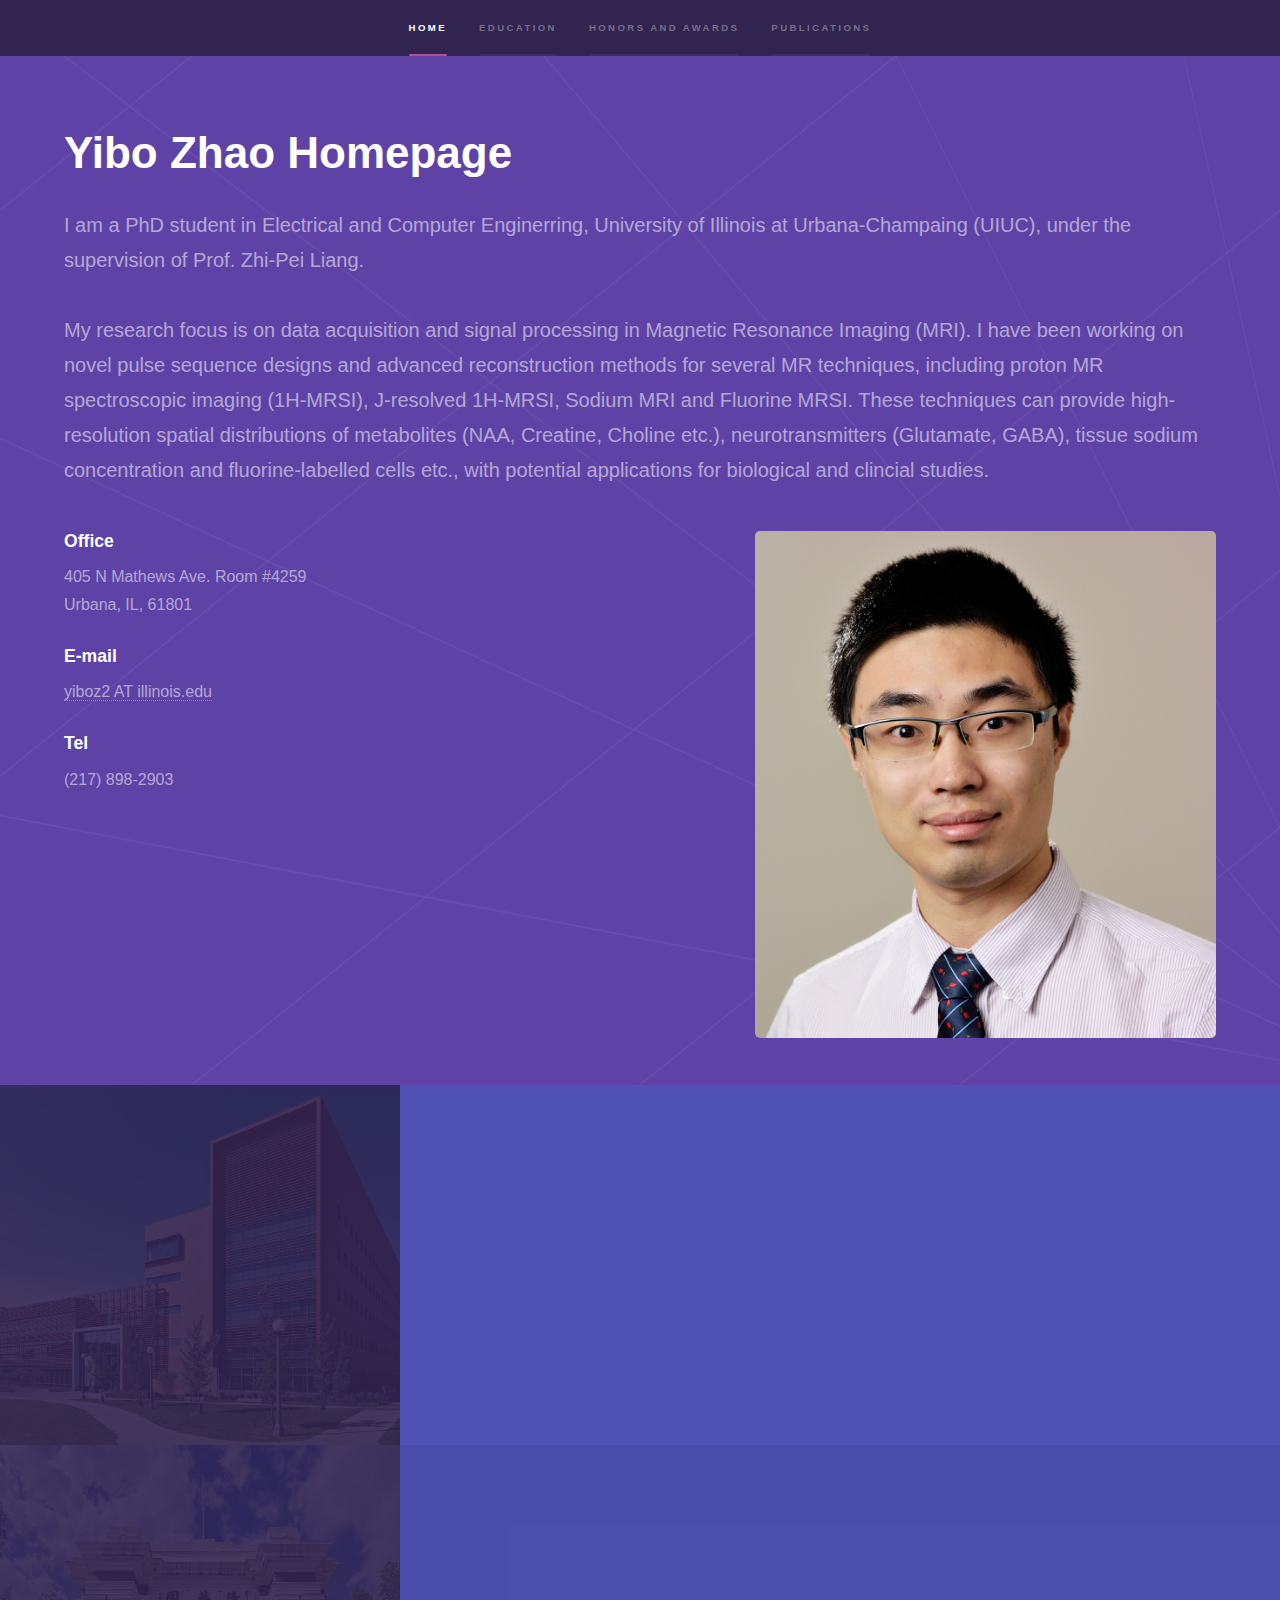
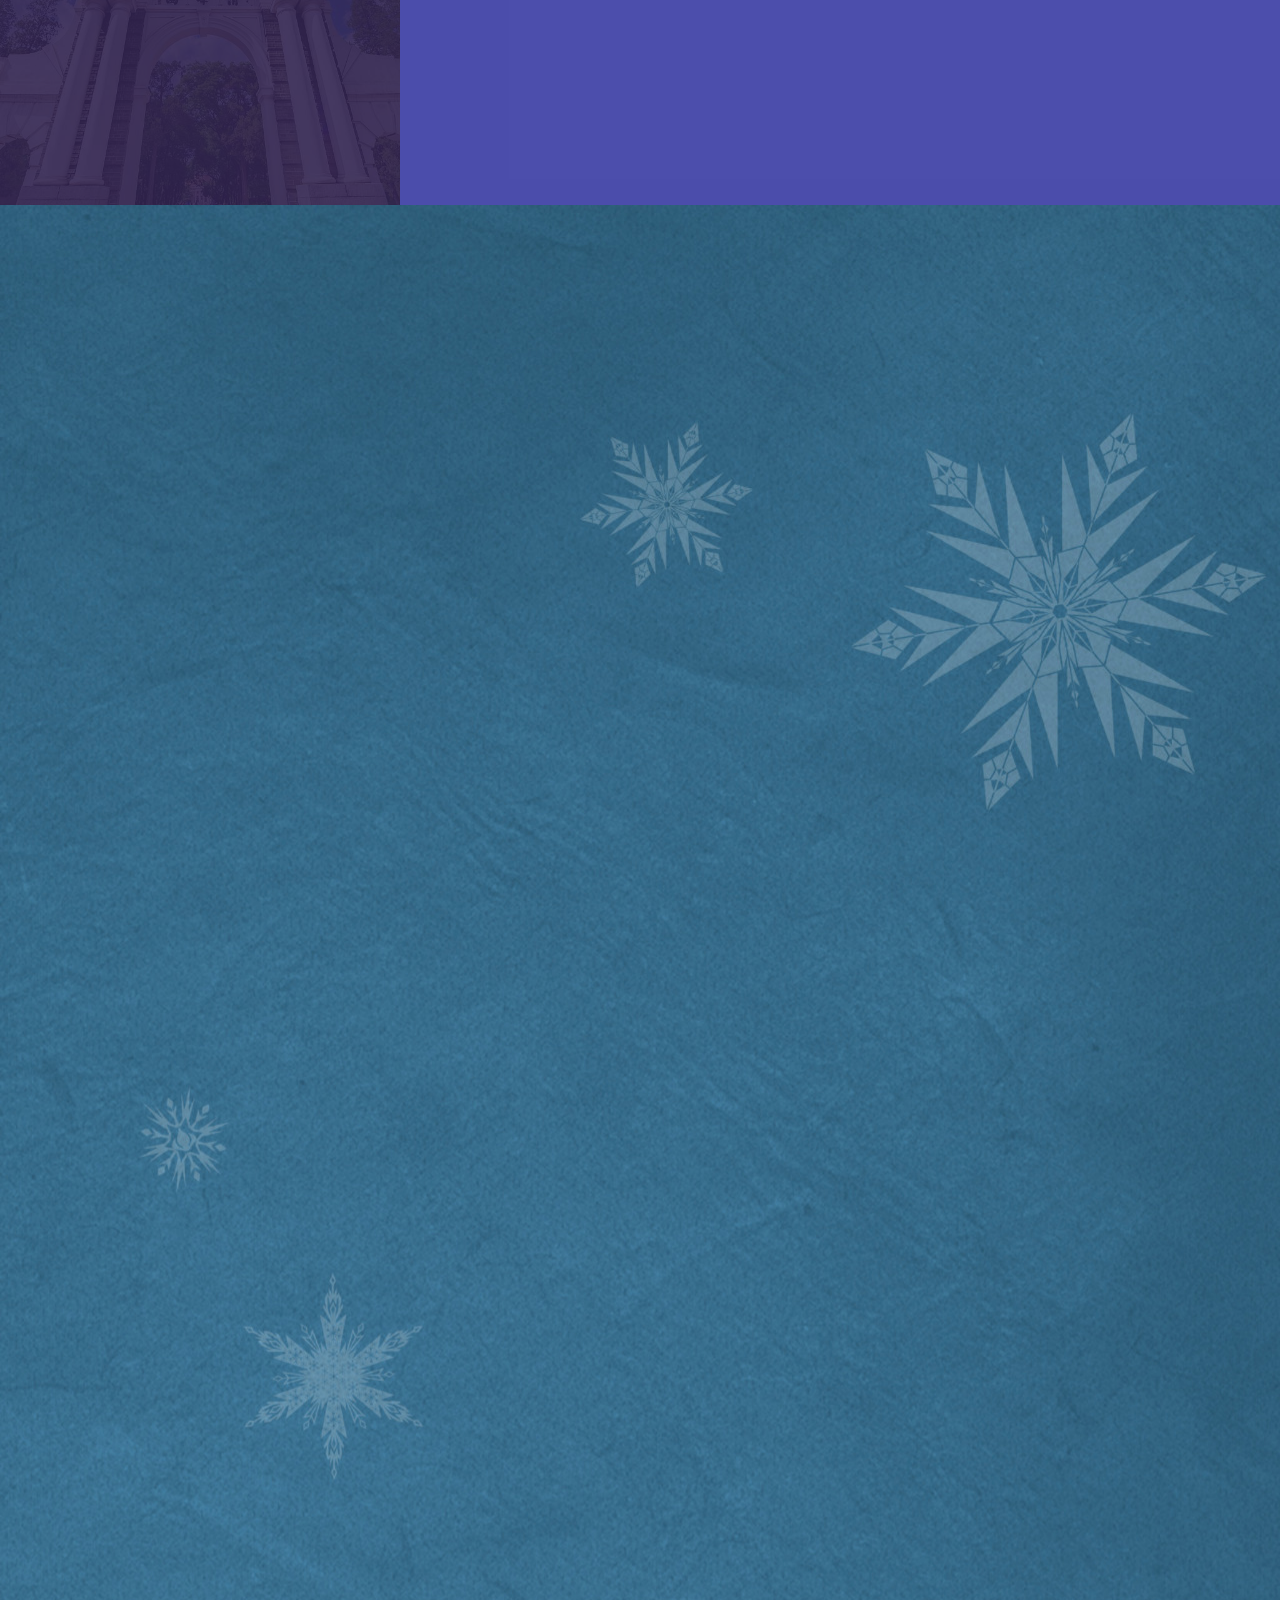
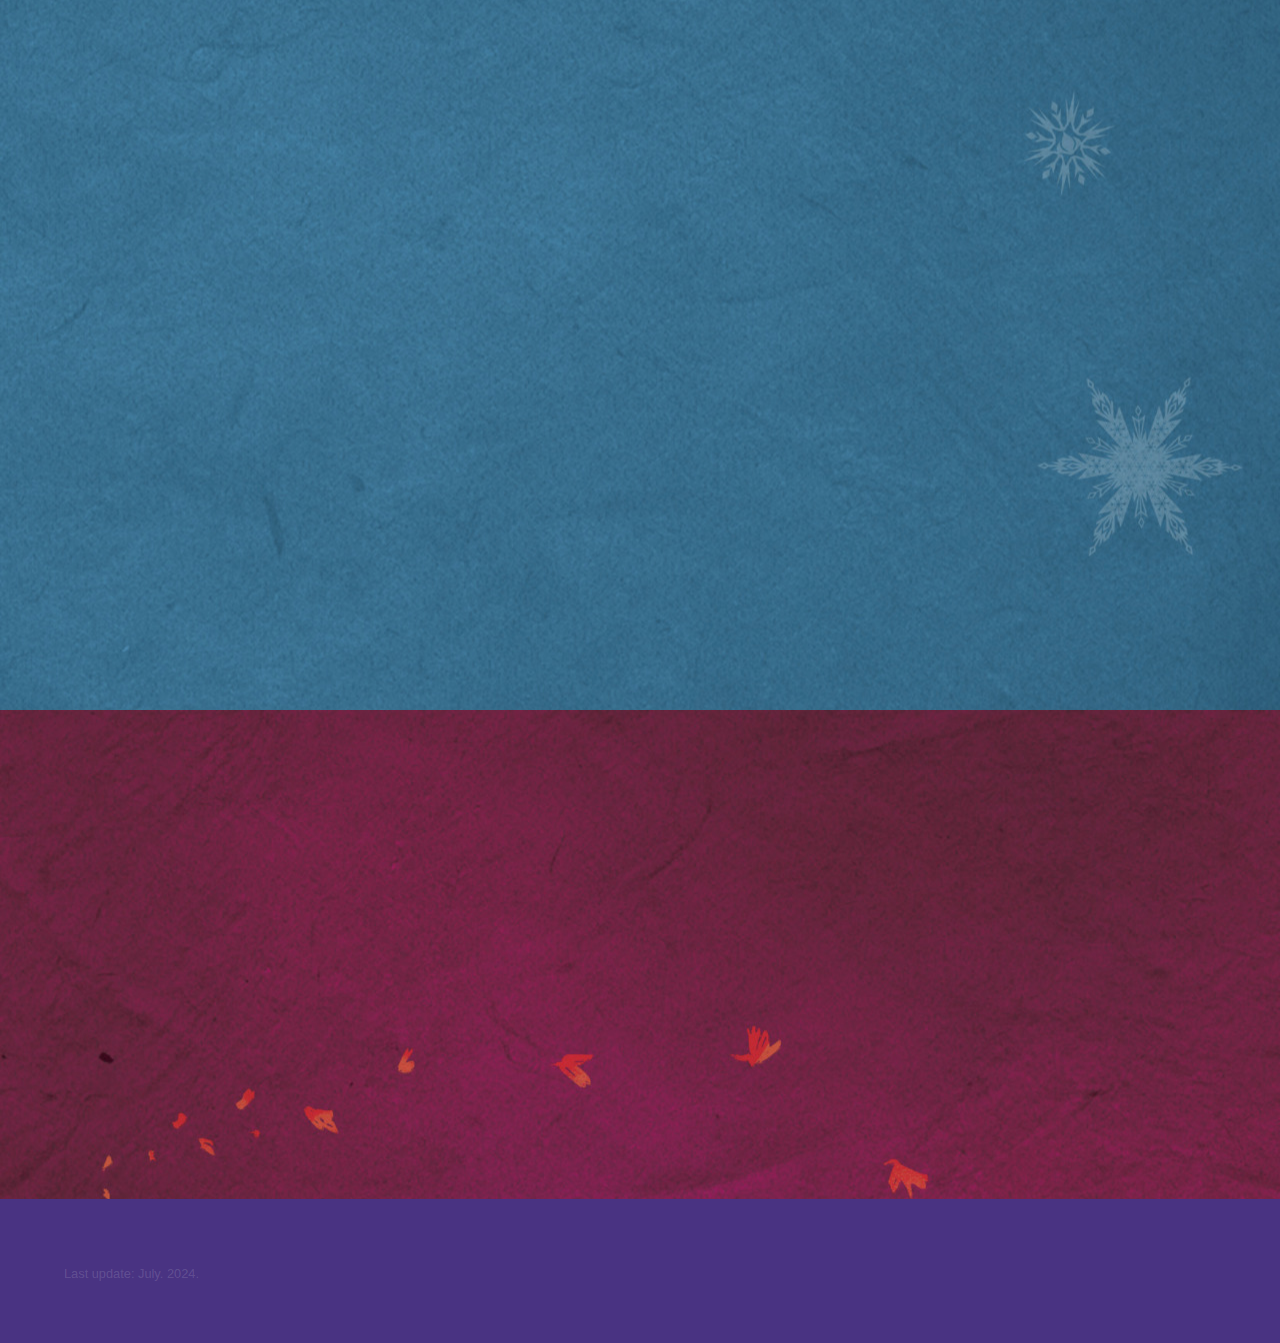
<file: index.html>
<!DOCTYPE HTML>
<!--
	Hyperspace by HTML5 UP
	html5up.net | @ajlkn
	Free for personal and commercial use under the CCA 3.0 license (html5up.net/license)
-->
<html>
	<head>
		<title>Yibo Zhao - UIUC</title>
		<meta charset="utf-8" />
		<meta name="viewport" content="width=device-width, initial-scale=1, user-scalable=no" />
		<link rel="stylesheet" href="assets/css/main.css" />
		<noscript><link rel="stylesheet" href="assets/css/noscript.css" /></noscript>
	</head>
	<body class="is-preload">

		<!-- Sidebar -->
			<section id="sidebar">
				<div class="inner">
					<nav>
						<ul>
							<li><a href="#intro">Home</a></li>
							<li><a href="#one">Education</a></li>
							<li><a href="#two">Honors and Awards</a></li>
							<li><a href="#three">Publications</a></li>
						</ul>
					</nav>
				</div>
			</section>

		<!-- Wrapper -->
			<div id="wrapper">

				<!-- Intro -->
					<section id="intro" class="wrapper style1 fullscreen fade-up">
						<div class="inner">
							<!--<span style="margin-top:0cm;" class="image right"><img src="images/UIUC_logo.png" alt="" style="width:200px;"/></span> -->
							<h1>Yibo Zhao Homepage</h1>
							<p>
								I am a PhD student in Electrical and Computer Enginerring, University of Illinois at Urbana-Champaing (UIUC), under the supervision of Prof. Zhi-Pei Liang.<br /><br />

								
								My research focus is on data acquisition and signal processing in Magnetic Resonance Imaging (MRI). I have been working on novel pulse sequence designs and advanced reconstruction methods for several MR techniques, including proton MR spectroscopic imaging (1H-MRSI), J-resolved 1H-MRSI, Sodium MRI and Fluorine MRSI. These techniques can provide high-resolution spatial distributions of metabolites (NAA, Creatine, Choline etc.), neurotransmitters (Glutamate, GABA), tissue sodium concentration and fluorine-labelled cells etc., with potential applications for biological and clincial studies.<br />
								<span style="margin-top:1cm;" class="image right"><img src="images/YiboZhao1-new.jpg" alt=""/></span>
							</p>

							<ul class="contact">
								<li>
									<h3>Office</h3>
									<span>405 N Mathews Ave. Room #4259<br />
									Urbana, IL, 61801</span>
								</li>
								<li>
									<h3>E-mail</h3>
									<a href="mailto:yiboz2@illinois.edu">yiboz2 AT illinois.edu</a>
								</li>
								<li>
									<h3>Tel</h3>
									<span>(217) 898-2903</span>
								</li>
								<!-- 
								<li>
									<h3>Social</h3>
									<ul class="icons">
										<li><a href="#" class="icon brands fa-weixin"><span class="label">Wechat</span></a></li>
										<li><a href="#" class="icon brands fa-weibo"><span class="label">Weibo</span></a></li>
										<li><a href="#" class="icon brands fa-qq"><span class="label">QQ</span></a></li>
									</ul>
								</li>
								-->
							</ul>
							<!-- 
							<ul class="actions">
								<li><a href="#one" class="button scrolly">Learn more</a></li>
							</ul>
							-->
						</div>
					</section>

				<!-- One -->
					<section id="one" class="wrapper style2 spotlights">
						<section>
							<a href="graduate.html" class="image"><img src="images/UIUC-ECE.jpg" alt="" data-position="center center" /></a>
							<div class="content">
								<div class="inner">
									<h2>Graduate Study</h2>
									<p>Ph.D. Electrical and Computer Engineering, University of Illinois at Urbana-Champaign, 2017 - Present.</p>
									<ul class="actions">
										<li><a href="graduate.html" class="button">Learn more</a></li>
									</ul>
								</div>
							</div>
						</section>
						<section>
							<a href="undergraduate.html" class="image"><img src="images/Tsinghua.jpg" alt="" data-position="top center" /></a>
							<div class="content">
								<div class="inner">
									<h2>Undergraduate Study</h2>
									<p>B.S., Engineering Physics, Tsinghua University, 2013 - 2017.</p>
									<ul class="actions">
										<li><a href="undergraduate.html" class="button">Learn more</a></li>
									</ul>
								</div>
							</div>
						</section>
						<!-- 
						<section>
							<a href="#" class="image"><img src="images/pic03.jpg" alt="" data-position="25% 25%" /></a>
							<div class="content">
								<div class="inner">
									<h2>Place holder</h2>
									<p>Place holder.</p>
									<ul class="actions">
										<li><a href="graduate.html" class="button">Learn more</a></li>
									</ul>
								</div>
							</div>
						</section>
						-->
					</section>

				<!-- Two -->
					<section id="two" class="wrapper style3 fade-up">
						<div class="inner">
							<h2>Honors and Awards</h2>
							<div class="features">
								<section>
									<span class="icon solid major fa-award"></span>
									<h3><a href="https://beckman.illinois.edu/about/news/article/2024/05/06/beckman-announces-2024-postdoctoral-fellows">Beckman Postdoctoral Fellowship</a>, 2024</h3>
									<p> A prestigious fellowship to support outstanding scientists to engage in interdisciplinary research at the Beckman Institute.</p>
								</section>
								<section>
									<span class="icon solid major fa-award"></span>
									<h3>Elsa and Floyd Dunn Award, 2024</h3>
									<p>Awarded to graduate students with demonstrated research interest in topics including, but not limited to, biomedical ultrasound, bioengineering, and related fields.</p>
								</section>
								<section>
									<span class="icon solid major fa-award"></span>
									<h3>Yee Memorial Fellowship, 2023</h3>
									<p>Awarded to graduate students with strong academic performance and interest in engineering education.</p>
								</section>
								<section>
									<span class="icon solid major fa-award"></span>
									<h3>Shun Lien Chuang Memorial Award, 2023</h3>
									<p>Awarded to graduate students who have demonstrated excellence and high scholastic achievement.</p>
								</section>
								<section>
									<span class="icon solid major fa-award"></span>
									<h3>Mavis Future Faculty Fellowship, 2022</h3>
									<p>A fellowship program to prepare PhD students for careers in academia.</p>
								</section>
								<section>
									<span class="icon solid major fa-award"></span>
									<h3>Yunni & Maxine Pao Memorial Fellowship, 2022</h3>
									<p>Awarded to a graduate student in the College of Engineering for research accomplishments as well as outreach and leadership activities.</p>
								</section>
								<section>
									<span class="icon solid major fa-award"></span>
									<h3>Yi-Min Wang and Pi-Yu Chung Endowed Research Award, 2022</h3>
									<p>Awarded to a doctoral graduate student who has demonstrated excellence in research in the Computer Engineering area.</p>
								</section>
								<section>
									<span class="icon solid major fa-award"></span>
									<h3>Young Investigator Award, Overseas Chinese Society for Magnetic Resonance in Medicine, 2021</h3>
									<p>Awarded to scientists and researchers in the magnetic resonance field for publications of high scientific quality and originality.</p>
								</section>
								<section>
									<span class="icon solid major fa-award"></span>
									<h3>Rambus Computer Engineering Fellowship, 2021</h3>
									<p>Awarded to a graduate student in the Computer Engineering Area for outstanding research.</p>
								</section>
								<section>
									<span class="icon solid major fa-award"></span>
									<h3>Summa Cum Laude Paper Award, International Society for Magnetic Resonance in Medicine, 2021</h3>
									<p>Awarded to International Society for Magnetic Resonance in Medicine trainee members whose abstract scored in the top 5%.</p>
								</section>
								<section>
									<span class="icon solid major fa-award"></span>
									<h3>Magna Cum Laude Paper Award, International Society for Magnetic Resonance in Medicine, 2020 & 2021</h3>
									<p>Awarded to International Society for Magnetic Resonance in Medicine trainee members whose abstract scored in the top 15%.</p>
								</section>
								<section>
									<span class="icon solid major fa-award"></span>
									<h3>Outstanding Student Award, Tsinghua University, 2017</h3>
									<p>Awarded to the student in the top 2% of the university.</p>
								</section>
								<section>
									<span class="icon solid major fa-award"></span>
									<h3>China National Scholarship, China, 2015 and 2016</h3>
									<p>Highest level of scholarship set by the government of China.</p>
								</section>
								<section>
									<span class="icon solid major fa-award"></span>
									<h3>Award for Excellence in Science and Technology, Tsinghua University, 2015 and 2016</h3>
									<p>Awarded to students with scientific potential.</p>
								</section>
								<section>
									<span class="icon solid major fa-award"></span>
									<h3>Fellowship of Spark Talents Program</a>, Tsinghua University, 2015</h3>
									<p>Awarded to the top 50 Tsinghua students, dedicated to scientific and technological innovation.</p>
								</section>
								<section>
									<span class="icon solid major fa-award"></span>
									<h3>Nuclear Power Scholarship, Tsinghua University, 2014</h3>
									<p>Highest honor for students in the Department of Engineering Physics.</p>
								</section>
							</div>
							<!-- 
							<ul class="actions">
								<li><a href="graduate.html" class="button">Learn more</a></li>
							</ul>
							-->
						</div>
					</section>

				<!-- Three -->
					<section id="three" class="wrapper style1 fade-up">
						<div class="inner">
							<h2>Publications</h2>
							<ul class="actions">
								<li><a href="journal_papers.html" class="button">Journal Papers</a></li>
							</ul>
							<ul class="actions">
								<li><a href="conference_papers.html" class="button">Conference Papers</a></li>
							</ul>
							<ul style="margin-top:3cm;" class="contact">
								<li>
									<h3>Social</h3>
									<ul class="icons">
										<li><a target="_blank" href="images/wechat_QRcode.jpg" class="icon brands fa-weixin"><span class="label">Wechat</span></a></li>
										<li><a target="_blank" href="images/weibo_QRcode.jpg" class="icon brands fa-weibo"><span class="label">Weibo</span></a></li>
										<li><a target="_blank" href="images/qq_QRcode.jpg" class="icon brands fa-qq"><span class="label">QQ</span></a></li>
									</ul>
								</li>
							</ul>
						</div>
					</section>


		<!-- Footer -->
			<footer id="footer" class="wrapper style1-alt">
				<div class="inner">
					<ul class="menu">
						<li>Last update: July. 2024.</li>
					</ul>
				</div>
			</footer>

		<!-- Scripts -->
			<script src="assets/js/jquery.min.js"></script>
			<script src="assets/js/jquery.scrollex.min.js"></script>
			<script src="assets/js/jquery.scrolly.min.js"></script>
			<script src="assets/js/browser.min.js"></script>
			<script src="assets/js/breakpoints.min.js"></script>
			<script src="assets/js/util.js"></script>
			<script src="assets/js/main.js"></script>

	</body>
</html>
</file>
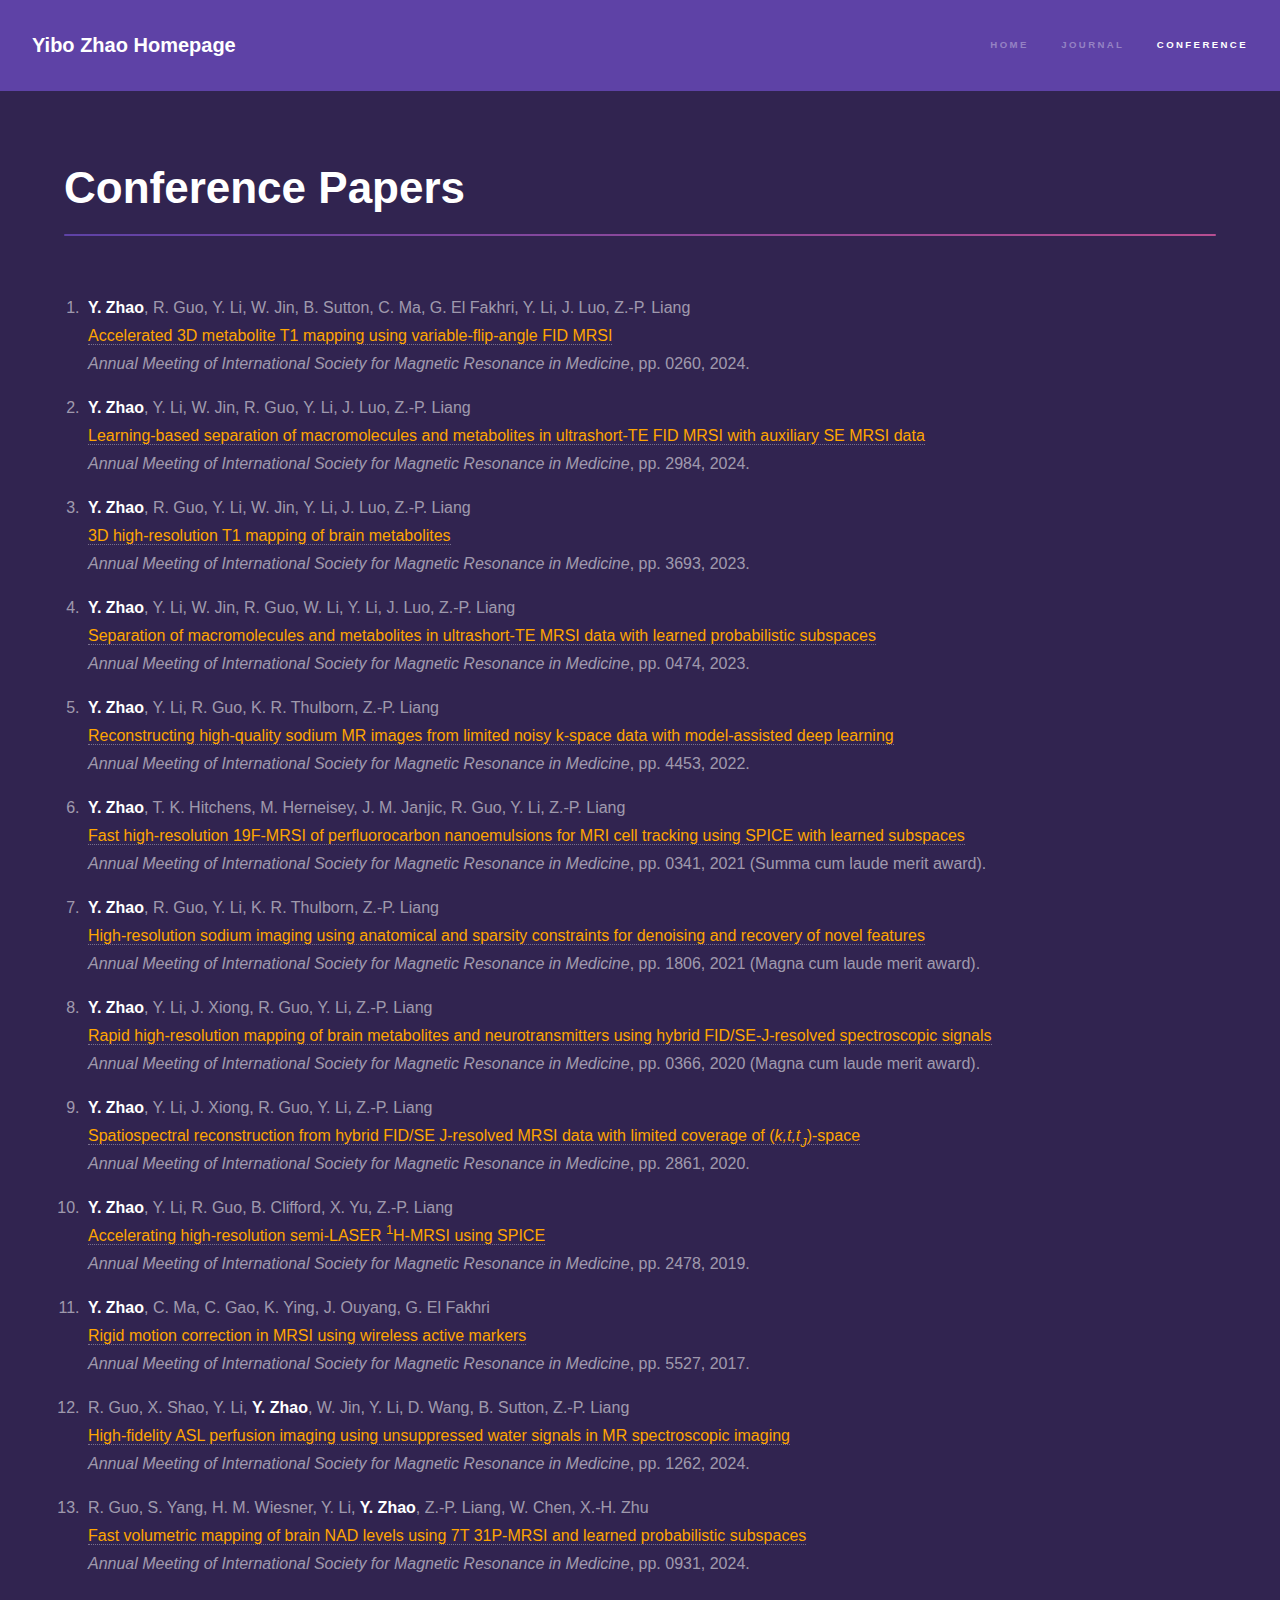
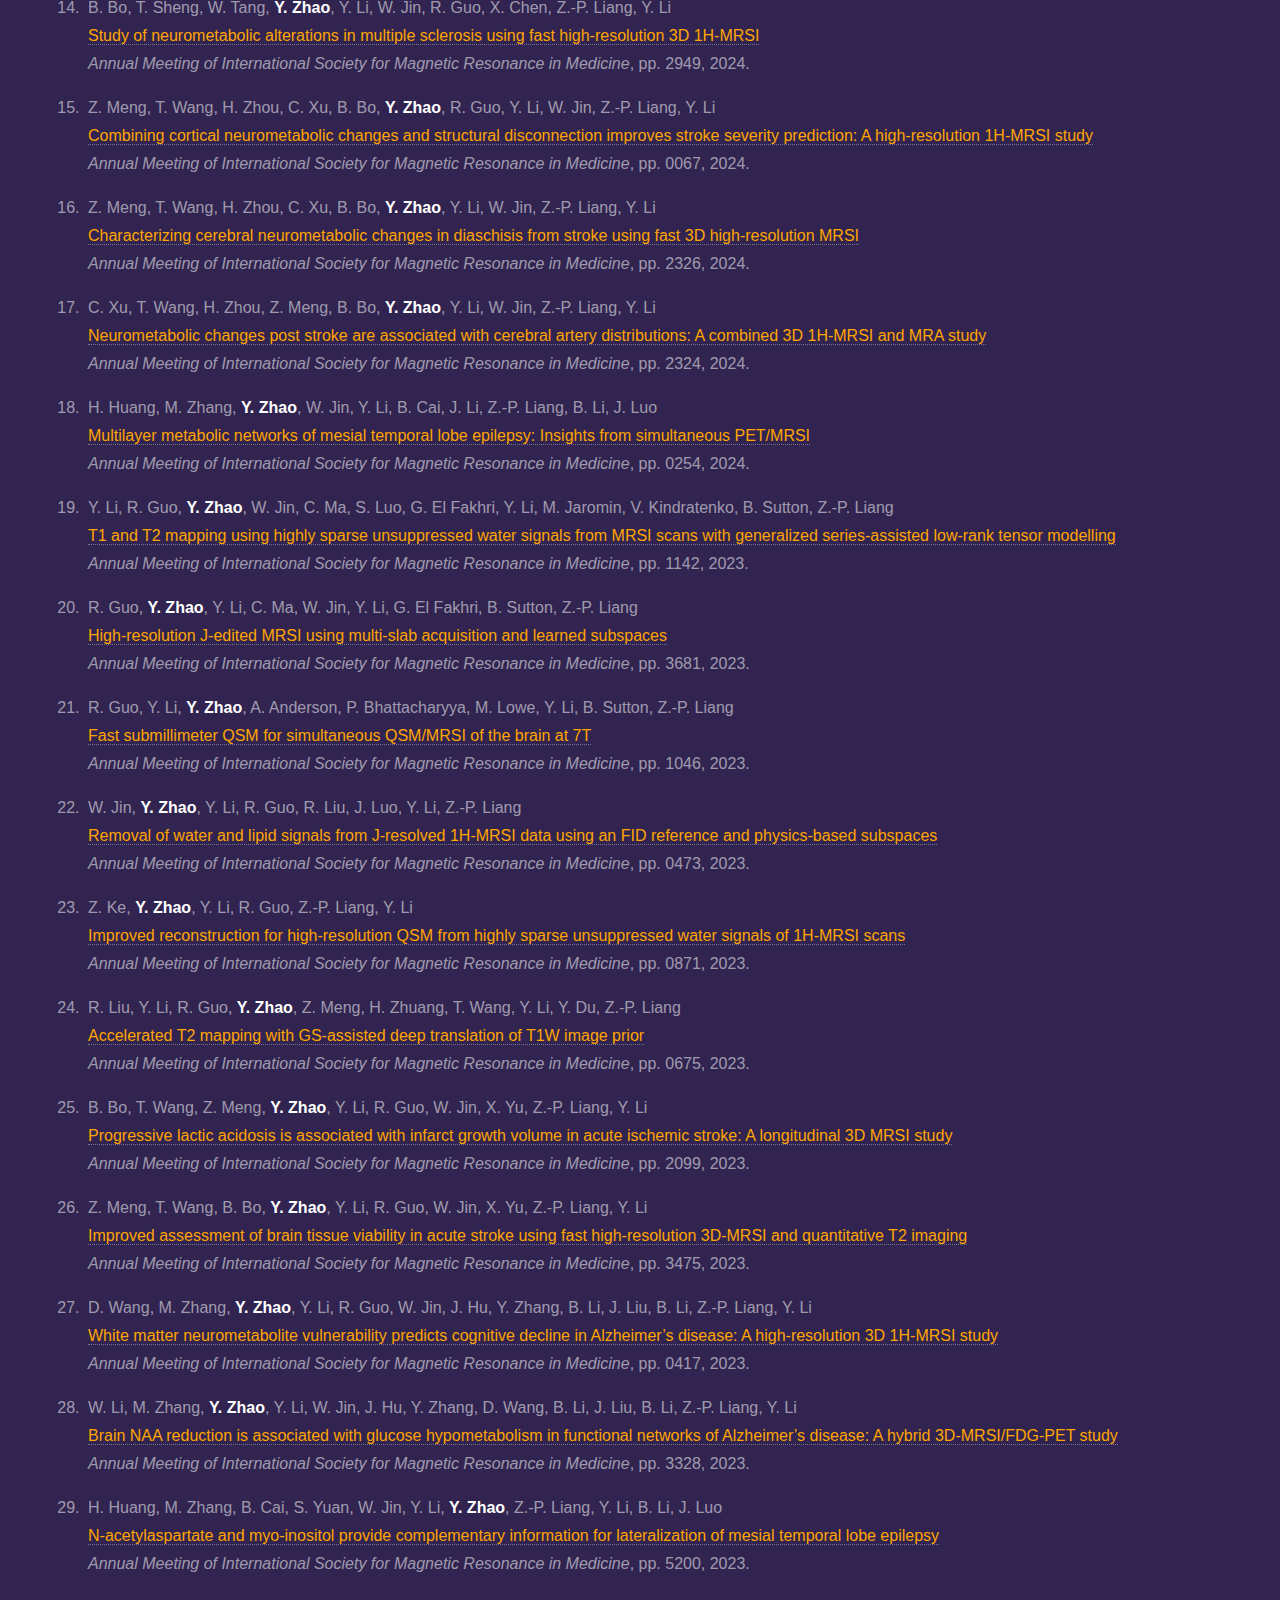
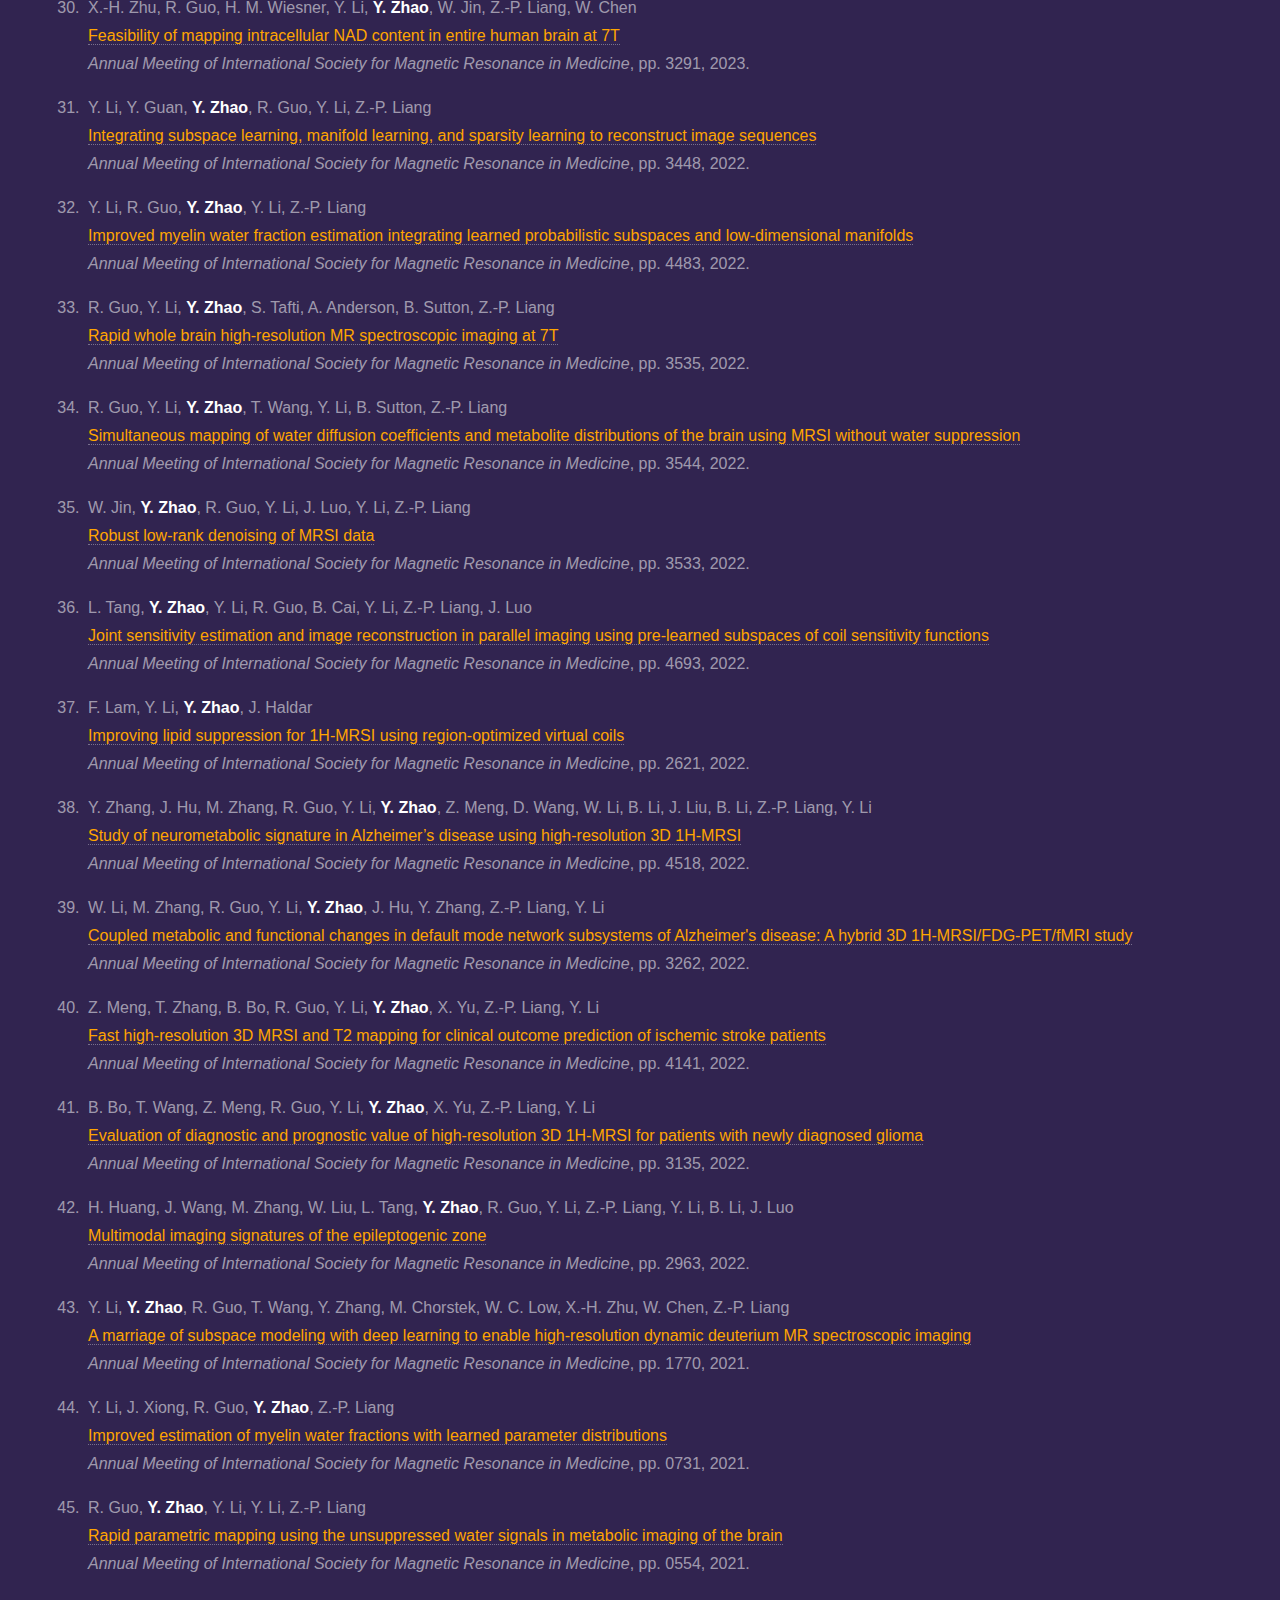
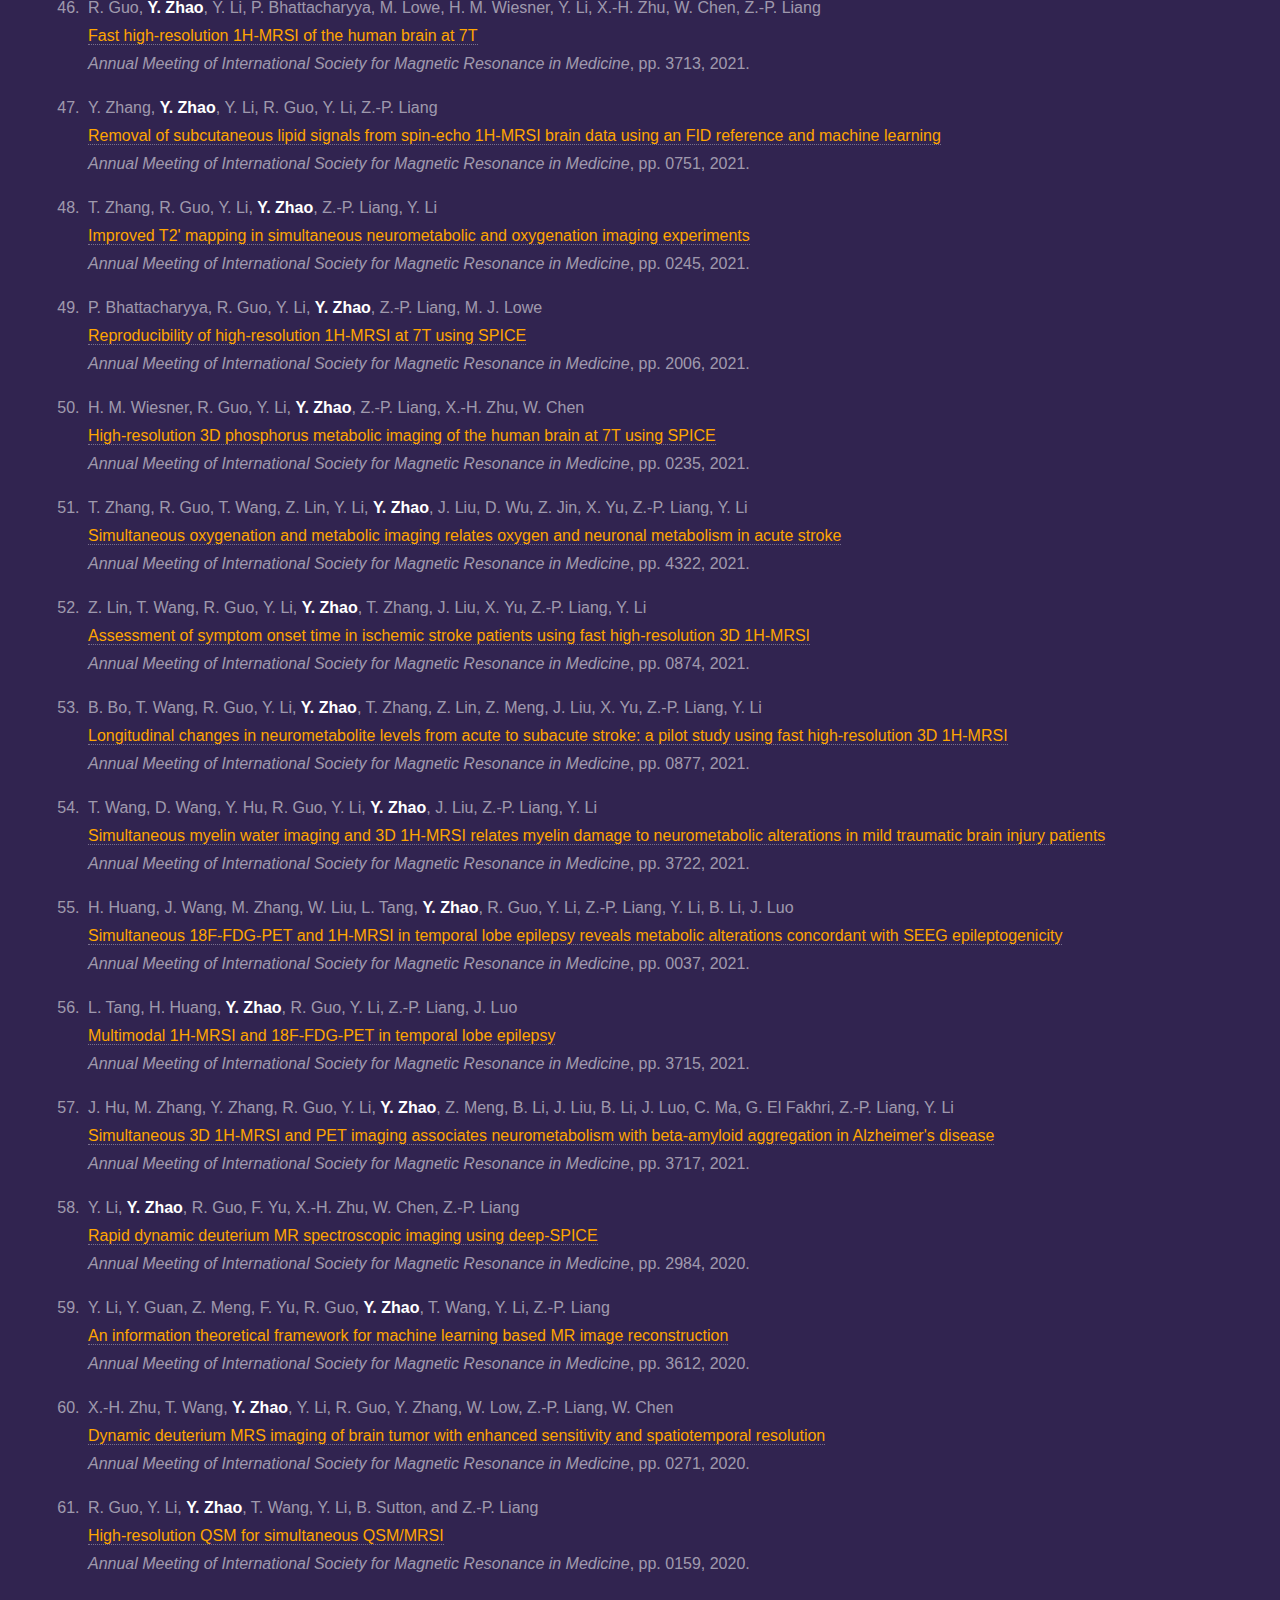
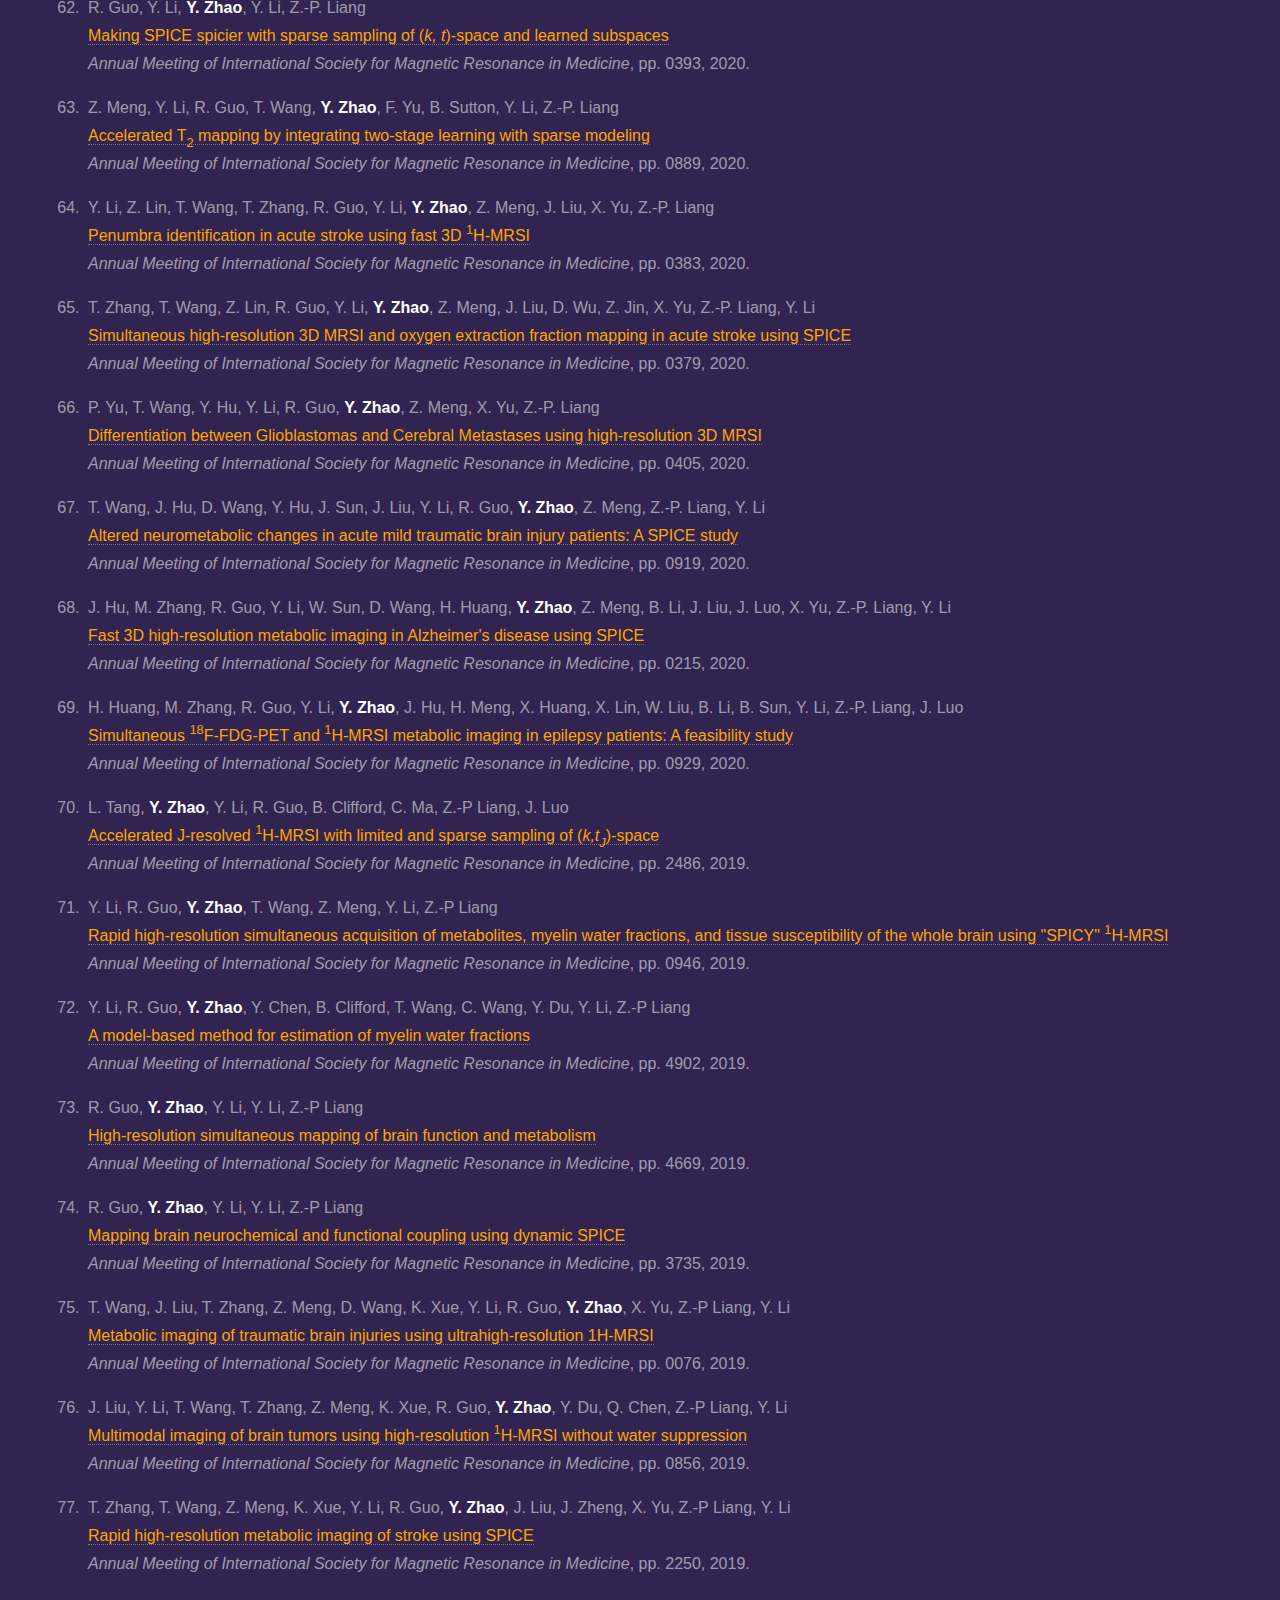
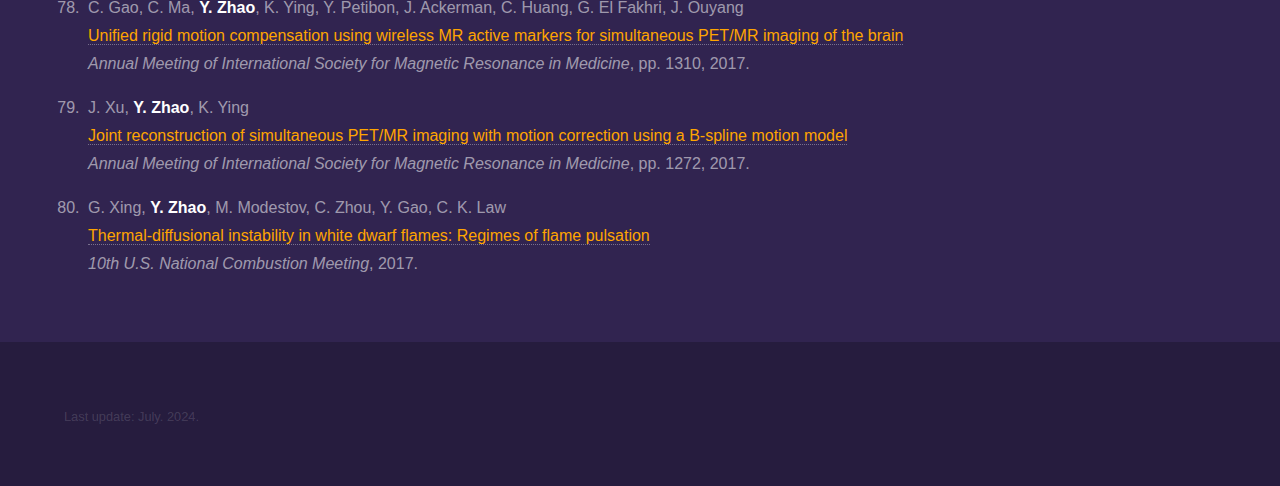
<file: conference_papers.html>
<!DOCTYPE HTML>
<!--
	Hyperspace by HTML5 UP
	html5up.net | @ajlkn
	Free for personal and commercial use under the CCA 3.0 license (html5up.net/license)
-->
<html>
	<head>
		<title>Yibo Zhao - Conference Papers</title>
		<meta charset="utf-8" />
		<meta name="viewport" content="width=device-width, initial-scale=1, user-scalable=no" />
		<link rel="stylesheet" href="assets/css/main.css" />
		<noscript><link rel="stylesheet" href="assets/css/noscript.css" /></noscript>
	</head>
	<body class="is-preload">

		<!-- Header -->
			<header id="header">
				<a href="index.html" class="title">Yibo Zhao Homepage</a>
				<nav>
					<ul>
						<li><a href="index.html">Home</a></li>
						<li><a href="journal_papers.html">Journal</a></li>
						<li><a href="conference_papers.html" class="active">Conference</a></li>
					</ul>
				</nav>
			</header>

		<!-- Wrapper -->
			<div id="wrapper">

				<!-- Main -->
					<section id="main" class="wrapper">
						<div class="inner">
							<h1 class="major">Conference Papers</h1>
							<!-- <span class="image fit"><img src="images/UIUC-ECE.jpg" alt="" /></span> -->
							<!-- <h3>University of Illinois at Urbana-Champaign</h3> -->
							<ol>
								<li><b>Y. Zhao</b>, R. Guo, Y. Li, W. Jin, B. Sutton, C. Ma, G. El Fakhri, Y. Li, J. Luo, Z.-P. Liang<br />
									<a target="_blank" style="color:rgb(255, 165, 0);"href="https://submissions.mirasmart.com/ISMRM2024/Itinerary/PresentationDetail.aspx?evdid=2547">Accelerated 3D metabolite T1 mapping using variable-flip-angle FID MRSI</a ><br />
									<i>Annual Meeting of International Society for Magnetic Resonance in Medicine</i>, pp. 0260, 2024.
								</li>

								<li><b>Y. Zhao</b>, Y. Li, W. Jin, R. Guo, Y. Li, J. Luo, Z.-P. Liang<br />
									<a target="_blank" style="color:rgb(255, 165, 0);"href="https://submissions.mirasmart.com/ISMRM2024/Itinerary/PresentationDetail.aspx?evdid=1716">Learning-based separation of macromolecules and metabolites in ultrashort-TE FID MRSI with auxiliary SE MRSI data</a ><br />
									<i>Annual Meeting of International Society for Magnetic Resonance in Medicine</i>, pp. 2984, 2024.
								</li>

								<li><b>Y. Zhao</b>, R. Guo, Y. Li, W. Jin, Y. Li, J. Luo, Z.-P. Liang<br />
									<a target="_blank" style="color:rgb(255, 165, 0);"href="https://submissions.mirasmart.com/ISMRM2023/Itinerary/PresentationDetail.aspx?evdid=3665">3D high-resolution T1 mapping of brain metabolites</a ><br />
									<i>Annual Meeting of International Society for Magnetic Resonance in Medicine</i>, pp. 3693, 2023.
								</li>

								<li><b>Y. Zhao</b>, Y. Li, W. Jin, R. Guo, W. Li, Y. Li, J. Luo, Z.-P. Liang<br />
									<a target="_blank" style="color:rgb(255, 165, 0);"href="https://submissions.mirasmart.com/ISMRM2023/Itinerary/PresentationDetail.aspx?evdid=1321">Separation of macromolecules and metabolites in ultrashort-TE MRSI data with learned probabilistic subspaces</a ><br />
									<i>Annual Meeting of International Society for Magnetic Resonance in Medicine</i>, pp. 0474, 2023.
								</li>

								<li><b>Y. Zhao</b>, Y. Li, R. Guo, K. R. Thulborn, Z.-P. Liang<br />
									<a target="_blank" style="color:rgb(255, 165, 0);"href="https://submissions.mirasmart.com/ISMRM2022/itinerary/PresentationDetail.aspx?evdid=8240">Reconstructing high-quality sodium MR images from limited noisy k-space data with model-assisted deep learning</a ><br />
									<i>Annual Meeting of International Society for Magnetic Resonance in Medicine</i>, pp. 4453, 2022.
								</li>

								<li><b>Y. Zhao</b>, T. K. Hitchens, M. Herneisey, J. M. Janjic, R. Guo, Y. Li, Z.-P. Liang<br />
									<a target="_blank" style="color:rgb(255, 165, 0);"href="https://index.mirasmart.com/ISMRM2021/PDFfiles/0341.html">Fast high-resolution 19F-MRSI of perfluorocarbon nanoemulsions for MRI cell tracking using SPICE with learned subspaces</a ><br />
									<i>Annual Meeting of International Society for Magnetic Resonance in Medicine</i>, pp. 0341, 2021 (Summa cum laude merit award).
								</li>

								<li><b>Y. Zhao</b>, R. Guo, Y. Li, K. R. Thulborn, Z.-P. Liang<br />
									<a target="_blank" style="color:rgb(255, 165, 0);"href="https://index.mirasmart.com/ISMRM2021/PDFfiles/1806.html">High-resolution sodium imaging using anatomical and sparsity constraints for denoising and recovery of novel features</a ><br />
									<i>Annual Meeting of International Society for Magnetic Resonance in Medicine</i>, pp. 1806, 2021 (Magna cum laude merit award).
								</li>

								<li><b>Y. Zhao</b>, Y. Li, J. Xiong, R. Guo, Y. Li, Z.-P. Liang<br />
									<a target="_blank" style="color:rgb(255, 165, 0);"href="https://cds.ismrm.org/protected/20MPresentations/abstracts/0366.html">Rapid high-resolution mapping of brain metabolites and neurotransmitters using hybrid FID/SE-J-resolved spectroscopic signals</a ><br />
									<i>Annual Meeting of International Society for Magnetic Resonance in Medicine</i>, pp. 0366, 2020 (Magna cum laude merit award).
								</li>

								<li><b>Y. Zhao</b>, Y. Li, J. Xiong, R. Guo, Y. Li, Z.-P. Liang<br />
									<a target="_blank" style="color:rgb(255, 165, 0);"href="https://cds.ismrm.org/protected/20MPresentations/abstracts/2861.html">Spatiospectral reconstruction from hybrid FID/SE J-resolved MRSI data with limited coverage of (<i>k,t,t<sub>J</sub></i>)-space</a><br />
									<i>Annual Meeting of International Society for Magnetic Resonance in Medicine</i>, pp. 2861, 2020.
								</li>

								<li><b>Y. Zhao</b>, Y. Li, R. Guo, B. Clifford, X. Yu, Z.-P. Liang<br />
									<a target="_blank" style="color:rgb(255, 165, 0);"href="https://cds.ismrm.org/protected/19MPresentations/abstracts/2478.html">Accelerating high-resolution semi-LASER <sup>1</sup>H-MRSI using SPICE</a><br />
									<i>Annual Meeting of International Society for Magnetic Resonance in Medicine</i>, pp. 2478, 2019.
								</li>

								<li><b>Y. Zhao</b>, C. Ma, C. Gao, K. Ying, J. Ouyang, G. El Fakhri<br />
									<a target="_blank" style="color:rgb(255, 165, 0);"href="https://cds.ismrm.org/protected/17MPresentations/abstracts/5527.html">Rigid motion correction in MRSI using wireless active markers</a><br />
									<i>Annual Meeting of International Society for Magnetic Resonance in Medicine</i>, pp. 5527, 2017.
								</li>

								<li>R. Guo, X. Shao, Y. Li, <b>Y. Zhao</b>, W. Jin, Y. Li, D. Wang, B. Sutton, Z.-P. Liang<br />
									<a target="_blank" style="color:rgb(255, 165, 0);"href="https://submissions.mirasmart.com/ISMRM2024/Itinerary/PresentationDetail.aspx?evdid=2676">High-fidelity ASL perfusion imaging using unsuppressed water signals in MR spectroscopic imaging</a ><br />
									<i>Annual Meeting of International Society for Magnetic Resonance in Medicine</i>, pp. 1262, 2024.
								</li>
								
								<li>R. Guo, S. Yang, H. M. Wiesner, Y. Li, <b>Y. Zhao</b>, Z.-P. Liang, W. Chen, X.-H. Zhu<br />
									<a target="_blank" style="color:rgb(255, 165, 0);"href="https://submissions.mirasmart.com/ISMRM2024/Itinerary/PresentationDetail.aspx?evdid=6512">Fast volumetric mapping of brain NAD levels using 7T 31P-MRSI and learned probabilistic subspaces</a ><br />
									<i>Annual Meeting of International Society for Magnetic Resonance in Medicine</i>, pp. 0931, 2024.
								</li>
								
								<li>B. Bo, T. Sheng, W. Tang, <b>Y. Zhao</b>, Y. Li, W. Jin, R. Guo, X. Chen, Z.-P. Liang, Y. Li<br />
									<a target="_blank" style="color:rgb(255, 165, 0);"href="https://submissions.mirasmart.com/ISMRM2024/Itinerary/PresentationDetail.aspx?evdid=5285">Study of neurometabolic alterations in multiple sclerosis using fast high-resolution 3D 1H-MRSI</a ><br />
									<i>Annual Meeting of International Society for Magnetic Resonance in Medicine</i>, pp. 2949, 2024.
								</li>

								<li>Z. Meng, T. Wang, H. Zhou, C. Xu, B. Bo, <b>Y. Zhao</b>, R. Guo, Y. Li, W. Jin, Z.-P. Liang, Y. Li<br />
									<a target="_blank" style="color:rgb(255, 165, 0);"href="https://submissions.mirasmart.com/ISMRM2024/Itinerary/PresentationDetail.aspx?evdid=1315">Combining cortical neurometabolic changes and structural disconnection improves stroke severity prediction: A high-resolution 1H-MRSI study</a ><br />
									<i>Annual Meeting of International Society for Magnetic Resonance in Medicine</i>, pp. 0067, 2024.
								</li>

								<li>Z. Meng, T. Wang, H. Zhou, C. Xu, B. Bo, <b>Y. Zhao</b>, Y. Li, W. Jin, Z.-P. Liang, Y. Li<br />
									<a target="_blank" style="color:rgb(255, 165, 0);"href="https://submissions.mirasmart.com/ISMRM2024/Itinerary/PresentationDetail.aspx?evdid=1621">Characterizing cerebral neurometabolic changes in diaschisis from stroke using fast 3D high-resolution MRSI</a ><br />
									<i>Annual Meeting of International Society for Magnetic Resonance in Medicine</i>, pp. 2326, 2024.
								</li>

								<li>C. Xu, T. Wang, H. Zhou, Z. Meng, B. Bo, <b>Y. Zhao</b>, Y. Li, W. Jin, Z.-P. Liang, Y. Li<br />
									<a target="_blank" style="color:rgb(255, 165, 0);"href="https://submissions.mirasmart.com/ISMRM2024/Itinerary/PresentationDetail.aspx?evdid=1618">Neurometabolic changes post stroke are associated with cerebral artery distributions: A combined 3D 1H-MRSI and MRA study</a ><br />
									<i>Annual Meeting of International Society for Magnetic Resonance in Medicine</i>, pp. 2324, 2024.
								</li>

								<li>H. Huang, M. Zhang, <b>Y. Zhao</b>, W. Jin, Y. Li, B. Cai, J. Li, Z.-P. Liang, B. Li, J. Luo<br />
									<a target="_blank" style="color:rgb(255, 165, 0);"href="https://submissions.mirasmart.com/ISMRM2024/Itinerary/PresentationDetail.aspx?evdid=2542">Multilayer metabolic networks of mesial temporal lobe epilepsy: Insights from simultaneous PET/MRSI</a ><br />
									<i>Annual Meeting of International Society for Magnetic Resonance in Medicine</i>, pp. 0254, 2024.
								</li>

								<li>Y. Li, R. Guo, <b>Y. Zhao</b>, W. Jin, C. Ma, S. Luo, G. El Fakhri, Y. Li, M. Jaromin, V. Kindratenko, B. Sutton, Z.-P. Liang<br />
									<a target="_blank" style="color:rgb(255, 165, 0);"href="https://submissions.mirasmart.com/ISMRM2023/Itinerary/PresentationDetail.aspx?evdid=444">T1 and T2 mapping using highly sparse unsuppressed water signals from MRSI scans with generalized series-assisted low-rank tensor modelling</a ><br />
									<i>Annual Meeting of International Society for Magnetic Resonance in Medicine</i>, pp. 1142, 2023.
								</li>

								<li>R. Guo, <b>Y. Zhao</b>, Y. Li, C. Ma, W. Jin, Y. Li, G. El Fakhri, B. Sutton, Z.-P. Liang<br />
									<a target="_blank" style="color:rgb(255, 165, 0);"href="https://submissions.mirasmart.com/ISMRM2023/Itinerary/PresentationDetail.aspx?evdid=3469">High-resolution J-edited MRSI using multi-slab acquisition and learned subspaces</a ><br />
									<i>Annual Meeting of International Society for Magnetic Resonance in Medicine</i>, pp. 3681, 2023.
								</li>

								<li>R. Guo, Y. Li, <b>Y. Zhao</b>, A. Anderson, P. Bhattacharyya, M. Lowe, Y. Li, B. Sutton, Z.-P. Liang<br />
									<a target="_blank" style="color:rgb(255, 165, 0);"href="https://submissions.mirasmart.com/ISMRM2023/Itinerary/PresentationDetail.aspx?evdid=3017">Fast submillimeter QSM for simultaneous QSM/MRSI of the brain at 7T</a ><br />
									<i>Annual Meeting of International Society for Magnetic Resonance in Medicine</i>, pp. 1046, 2023.
								</li>
								
								<li>W. Jin, <b>Y. Zhao</b>, Y. Li, R. Guo, R. Liu, J. Luo, Y. Li, Z.-P. Liang<br />
									<a target="_blank" style="color:rgb(255, 165, 0);"href="https://submissions.mirasmart.com/ISMRM2023/Itinerary/PresentationDetail.aspx?evdid=1319">Removal of water and lipid signals from J-resolved 1H-MRSI data using an FID reference and physics-based subspaces</a ><br />
									<i>Annual Meeting of International Society for Magnetic Resonance in Medicine</i>, pp. 0473, 2023.
								</li>

								<li>Z. Ke, <b>Y. Zhao</b>, Y. Li, R. Guo, Z.-P. Liang, Y. Li<br />
									<a target="_blank" style="color:rgb(255, 165, 0);"href="https://submissions.mirasmart.com/ISMRM2023/Itinerary/PresentationDetail.aspx?evdid=1607">Improved reconstruction for high-resolution QSM from highly sparse unsuppressed water signals of 1H-MRSI scans</a ><br />
									<i>Annual Meeting of International Society for Magnetic Resonance in Medicine</i>, pp. 0871, 2023.
								</li>

								<li>R. Liu, Y. Li, R. Guo, <b>Y. Zhao</b>, Z. Meng, H. Zhuang, T. Wang, Y. Li, Y. Du, Z.-P. Liang<br />
									<a target="_blank" style="color:rgb(255, 165, 0);"href="https://submissions.mirasmart.com/ISMRM2023/Itinerary/PresentationDetail.aspx?evdid=3028">Accelerated T2 mapping with GS-assisted deep translation of T1W image prior</a ><br />
									<i>Annual Meeting of International Society for Magnetic Resonance in Medicine</i>, pp. 0675, 2023.
								</li>
								
								<li>B. Bo, T. Wang, Z. Meng, <b>Y. Zhao</b>, Y. Li, R. Guo, W. Jin, X. Yu, Z.-P. Liang, Y. Li<br />
									<a target="_blank" style="color:rgb(255, 165, 0);"href="https://submissions.mirasmart.com/ISMRM2023/Itinerary/PresentationDetail.aspx?evdid=6094">Progressive lactic acidosis is associated with infarct growth volume in acute ischemic stroke: A longitudinal 3D MRSI study</a ><br />
									<i>Annual Meeting of International Society for Magnetic Resonance in Medicine</i>, pp. 2099, 2023.
								</li>

								<li>Z. Meng, T. Wang, B. Bo, <b>Y. Zhao</b>, Y. Li, R. Guo, W. Jin, X. Yu, Z.-P. Liang, Y. Li<br />
									<a target="_blank" style="color:rgb(255, 165, 0);"href="https://submissions.mirasmart.com/ISMRM2023/Itinerary/PresentationDetail.aspx?evdid=657">Improved assessment of brain tissue viability in acute stroke using fast high-resolution 3D-MRSI and quantitative T2 imaging</a ><br />
									<i>Annual Meeting of International Society for Magnetic Resonance in Medicine</i>, pp. 3475, 2023.
								</li>

								<li>D. Wang, M. Zhang, <b>Y. Zhao</b>, Y. Li, R. Guo, W. Jin, J. Hu, Y. Zhang, B. Li, J. Liu, B. Li, Z.-P. Liang, Y. Li<br />
									<a target="_blank" style="color:rgb(255, 165, 0);"href="https://submissions.mirasmart.com/ISMRM2023/Itinerary/PresentationDetail.aspx?evdid=2173">White matter neurometabolite vulnerability predicts cognitive decline in Alzheimer’s disease: A high-resolution 3D 1H-MRSI study</a ><br />
									<i>Annual Meeting of International Society for Magnetic Resonance in Medicine</i>, pp. 0417, 2023.
								</li>

								<li>W. Li, M. Zhang, <b>Y. Zhao</b>, Y. Li, W. Jin, J. Hu, Y. Zhang, D. Wang, B. Li, J. Liu, B. Li, Z.-P. Liang, Y. Li<br />
									<a target="_blank" style="color:rgb(255, 165, 0);"href="https://submissions.mirasmart.com/ISMRM2023/Itinerary/PresentationDetail.aspx?evdid=5936">Brain NAA reduction is associated with glucose hypometabolism in functional networks of Alzheimer’s disease: A hybrid 3D-MRSI/FDG-PET study</a ><br />
									<i>Annual Meeting of International Society for Magnetic Resonance in Medicine</i>, pp. 3328, 2023.
								</li>

								<li>H. Huang, M. Zhang, B. Cai, S. Yuan, W. Jin, Y. Li, <b>Y. Zhao</b>, Z.-P. Liang, Y. Li, B. Li, J. Luo<br />
									<a target="_blank" style="color:rgb(255, 165, 0);"href="https://submissions.mirasmart.com/ISMRM2023/Itinerary/PresentationDetail.aspx?evdid=3270">N-acetylaspartate and myo-inositol provide complementary information for lateralization of mesial temporal lobe epilepsy</a ><br />
									<i>Annual Meeting of International Society for Magnetic Resonance in Medicine</i>, pp. 5200, 2023.
								</li>

								<li>X.-H. Zhu, R. Guo, H. M. Wiesner, Y. Li, <b>Y. Zhao</b>, W. Jin, Z.-P. Liang, W. Chen<br />
									<a target="_blank" style="color:rgb(255, 165, 0);"href="https://submissions.mirasmart.com/ISMRM2023/Itinerary/PresentationDetail.aspx?evdid=630">Feasibility of mapping intracellular NAD content in entire human brain at 7T</a ><br />
									<i>Annual Meeting of International Society for Magnetic Resonance in Medicine</i>, pp. 3291, 2023.
								</li>

								<li>Y. Li, Y. Guan, <b>Y. Zhao</b>, R. Guo, Y. Li, Z.-P. Liang<br />
									<a target="_blank" style="color:rgb(255, 165, 0);"href="https://submissions.mirasmart.com/ISMRM2022/itinerary/PresentationDetail.aspx?evdid=6472">Integrating subspace learning, manifold learning, and sparsity learning to reconstruct image sequences</a><br />
									<i>Annual Meeting of International Society for Magnetic Resonance in Medicine</i>, pp. 3448, 2022.
								</li>

								<li>Y. Li, R. Guo, <b>Y. Zhao</b>, Y. Li, Z.-P. Liang<br />
									<a target="_blank" style="color:rgb(255, 165, 0);"href="https://submissions.mirasmart.com/ISMRM2022/itinerary/PresentationDetail.aspx?evdid=2451">Improved myelin water fraction estimation integrating learned probabilistic subspaces and low-dimensional manifolds</a><br />
									<i>Annual Meeting of International Society for Magnetic Resonance in Medicine</i>, pp. 4483, 2022.
								</li>

								<li>R. Guo, Y. Li, <b>Y. Zhao</b>, S. Tafti, A. Anderson, B. Sutton, Z.-P. Liang<br />
									<a target="_blank" style="color:rgb(255, 165, 0);"href="https://submissions.mirasmart.com/ISMRM2022/itinerary/PresentationDetail.aspx?evdid=7891">Rapid whole brain high-resolution MR spectroscopic imaging at 7T</a><br />
									<i>Annual Meeting of International Society for Magnetic Resonance in Medicine</i>, pp. 3535, 2022.
								</li>

								<li>R. Guo, Y. Li, <b>Y. Zhao</b>, T. Wang, Y. Li, B. Sutton, Z.-P. Liang<br />
									<a target="_blank" style="color:rgb(255, 165, 0);"href="https://submissions.mirasmart.com/ISMRM2022/itinerary/PresentationDetail.aspx?evdid=8148">Simultaneous mapping of water diffusion coefficients and metabolite distributions of the brain using MRSI without water suppression</a><br />
									<i>Annual Meeting of International Society for Magnetic Resonance in Medicine</i>, pp. 3544, 2022.
								</li>

								<li>W. Jin, <b>Y. Zhao</b>, R. Guo, Y. Li, J. Luo, Y. Li, Z.-P. Liang<br />
									<a target="_blank" style="color:rgb(255, 165, 0);"href="https://submissions.mirasmart.com/ISMRM2022/itinerary/PresentationDetail.aspx?evdid=7889">Robust low-rank denoising of MRSI data</a><br />
									<i>Annual Meeting of International Society for Magnetic Resonance in Medicine</i>, pp. 3533, 2022.
								</li>

								<li>L. Tang, <b>Y. Zhao</b>, Y. Li, R. Guo, B. Cai, Y. Li, Z.-P. Liang, J. Luo<br />
									<a target="_blank" style="color:rgb(255, 165, 0);"href="https://submissions.mirasmart.com/ISMRM2022/itinerary/PresentationDetail.aspx?evdid=7930">Joint sensitivity estimation and image reconstruction in parallel imaging using pre-learned subspaces of coil sensitivity functions</a><br />
									<i>Annual Meeting of International Society for Magnetic Resonance in Medicine</i>, pp. 4693, 2022.
								</li>

								<li>F. Lam, Y. Li, <b>Y. Zhao</b>, J. Haldar<br />
									<a target="_blank" style="color:rgb(255, 165, 0);"href="https://submissions.mirasmart.com/ISMRM2022/itinerary/PresentationDetail.aspx?evdid=4659">Improving lipid suppression for 1H-MRSI using region-optimized virtual coils</a><br />
									<i>Annual Meeting of International Society for Magnetic Resonance in Medicine</i>, pp. 2621, 2022.
								</li>

								<li>Y. Zhang, J. Hu, M. Zhang, R. Guo, Y. Li, <b>Y. Zhao</b>, Z. Meng, D. Wang, W. Li, B. Li, J. Liu, B. Li, Z.-P. Liang, Y. Li<br />
									<a target="_blank" style="color:rgb(255, 165, 0);"href="https://submissions.mirasmart.com/ISMRM2022/itinerary/PresentationDetail.aspx?evdid=7834">Study of neurometabolic signature in Alzheimer’s disease using high-resolution 3D 1H-MRSI</a><br />
									<i>Annual Meeting of International Society for Magnetic Resonance in Medicine</i>, pp. 4518, 2022.
								</li>

								<li>W. Li, M. Zhang, R. Guo, Y. Li, <b>Y. Zhao</b>, J. Hu, Y. Zhang, Z.-P. Liang, Y. Li<br />
									<a target="_blank" style="color:rgb(255, 165, 0);"href="https://submissions.mirasmart.com/ISMRM2022/itinerary/PresentationDetail.aspx?evdid=2898">Coupled metabolic and functional changes in default mode network subsystems of Alzheimer's disease: A hybrid 3D 1H-MRSI/FDG-PET/fMRI study</a><br />
									<i>Annual Meeting of International Society for Magnetic Resonance in Medicine</i>, pp. 3262, 2022.
								</li>

								<li>Z. Meng, T. Zhang, B. Bo, R. Guo, Y. Li, <b>Y. Zhao</b>, X. Yu, Z.-P. Liang, Y. Li<br />
									<a target="_blank" style="color:rgb(255, 165, 0);"href="https://submissions.mirasmart.com/ISMRM2022/itinerary/PresentationDetail.aspx?evdid=7153">Fast high-resolution 3D MRSI and T2 mapping for clinical outcome prediction of ischemic stroke patients</a><br />
									<i>Annual Meeting of International Society for Magnetic Resonance in Medicine</i>, pp. 4141, 2022.
								</li>

								<li>B. Bo, T. Wang, Z. Meng, R. Guo, Y. Li, <b>Y. Zhao</b>, X. Yu, Z.-P. Liang, Y. Li<br />
									<a target="_blank" style="color:rgb(255, 165, 0);"href="https://submissions.mirasmart.com/ISMRM2022/itinerary/PresentationDetail.aspx?evdid=7242">Evaluation of diagnostic and prognostic value of high-resolution 3D 1H-MRSI for patients with newly diagnosed glioma</a><br />
									<i>Annual Meeting of International Society for Magnetic Resonance in Medicine</i>, pp. 3135, 2022.
								</li>

								<li>H. Huang, J. Wang, M. Zhang, W. Liu, L. Tang, <b>Y. Zhao</b>, R. Guo, Y. Li, Z.-P. Liang, Y. Li, B. Li, J. Luo<br />
									<a target="_blank" style="color:rgb(255, 165, 0);"href="https://submissions.mirasmart.com/ISMRM2022/itinerary/PresentationDetail.aspx?evdid=3199">Multimodal imaging signatures of the epileptogenic zone</a><br />
									<i>Annual Meeting of International Society for Magnetic Resonance in Medicine</i>, pp. 2963, 2022.
								</li>

								<li>Y. Li, <b>Y. Zhao</b>, R. Guo, T. Wang, Y. Zhang, M. Chorstek, W. C. Low, X.-H. Zhu, W. Chen, Z.-P. Liang<br />
									<a target="_blank" style="color:rgb(255, 165, 0);"href="https://index.mirasmart.com/ISMRM2021/PDFfiles/1770.html">A marriage of subspace modeling with deep learning to enable high-resolution dynamic deuterium MR spectroscopic imaging</a><br />
									<i>Annual Meeting of International Society for Magnetic Resonance in Medicine</i>, pp. 1770, 2021.
								</li>

								<li>Y. Li, J. Xiong, R. Guo, <b>Y. Zhao</b>, Z.-P. Liang<br />
									<a target="_blank" style="color:rgb(255, 165, 0);"href="https://index.mirasmart.com/ISMRM2021/PDFfiles/0731.html">Improved estimation of myelin water fractions with learned parameter distributions</a><br />
									<i>Annual Meeting of International Society for Magnetic Resonance in Medicine</i>, pp. 0731, 2021.
								</li>

								<li>R. Guo, <b>Y. Zhao</b>, Y. Li, Y. Li, Z.-P. Liang<br />
									<a target="_blank" style="color:rgb(255, 165, 0);"href="https://index.mirasmart.com/ISMRM2021/PDFfiles/0554.html">Rapid parametric mapping using the unsuppressed water signals in metabolic imaging of the brain</a><br />
									<i>Annual Meeting of International Society for Magnetic Resonance in Medicine</i>, pp. 0554, 2021.
								</li>

								<li>R. Guo, <b>Y. Zhao</b>, Y. Li, P. Bhattacharyya, M. Lowe, H. M. Wiesner, Y. Li, X.-H. Zhu, W. Chen, Z.-P. Liang<br />
									<a target="_blank" style="color:rgb(255, 165, 0);"href="https://index.mirasmart.com/ISMRM2021/PDFfiles/3713.html">Fast high-resolution 1H-MRSI of the human brain at 7T</a><br />
									<i>Annual Meeting of International Society for Magnetic Resonance in Medicine</i>, pp. 3713, 2021.
								</li>

								<li>Y. Zhang, <b>Y. Zhao</b>, Y. Li, R. Guo, Y. Li, Z.-P. Liang<br />
									<a target="_blank" style="color:rgb(255, 165, 0);"href="https://index.mirasmart.com/ISMRM2021/PDFfiles/0751.html">Removal of subcutaneous lipid signals from spin-echo 1H-MRSI brain data using an FID reference and machine learning</a><br />
									<i>Annual Meeting of International Society for Magnetic Resonance in Medicine</i>, pp. 0751, 2021.
								</li>

								<li>T. Zhang, R. Guo, Y. Li, <b>Y. Zhao</b>, Z.-P. Liang, Y. Li<br />
									<a target="_blank" style="color:rgb(255, 165, 0);"href="https://index.mirasmart.com/ISMRM2021/PDFfiles/0245.html">Improved T2' mapping in simultaneous neurometabolic and oxygenation imaging experiments</a><br />
									<i>Annual Meeting of International Society for Magnetic Resonance in Medicine</i>, pp. 0245, 2021.
								</li>

								<li>P. Bhattacharyya, R. Guo, Y. Li, <b>Y. Zhao</b>, Z.-P. Liang, M. J. Lowe<br />
									<a target="_blank" style="color:rgb(255, 165, 0);"href="https://index.mirasmart.com/ISMRM2021/PDFfiles/2006.html">Reproducibility of high-resolution 1H-MRSI at 7T using SPICE</a><br />
									<i>Annual Meeting of International Society for Magnetic Resonance in Medicine</i>, pp. 2006, 2021.
								</li>

								<li>H. M. Wiesner, R. Guo, Y. Li, <b>Y. Zhao</b>, Z.-P. Liang, X.-H. Zhu, W. Chen<br />
									<a target="_blank" style="color:rgb(255, 165, 0);"href="https://index.mirasmart.com/ISMRM2021/PDFfiles/0235.html">High-resolution 3D phosphorus metabolic imaging of the human brain at 7T using SPICE</a><br />
									<i>Annual Meeting of International Society for Magnetic Resonance in Medicine</i>, pp. 0235, 2021.
								</li>

								<li>T. Zhang, R. Guo, T. Wang, Z. Lin, Y. Li, <b>Y. Zhao</b>, J. Liu, D. Wu, Z. Jin, X. Yu, Z.-P. Liang, Y. Li<br />
									<a target="_blank" style="color:rgb(255, 165, 0);"href="https://index.mirasmart.com/ISMRM2021/PDFfiles/4322.html">Simultaneous oxygenation and metabolic imaging relates oxygen and neuronal metabolism in acute stroke</a><br />
									<i>Annual Meeting of International Society for Magnetic Resonance in Medicine</i>, pp. 4322, 2021.
								</li>

								<li>Z. Lin, T. Wang, R. Guo, Y. Li, <b>Y. Zhao</b>, T. Zhang, J. Liu, X. Yu, Z.-P. Liang, Y. Li<br />
									<a target="_blank" style="color:rgb(255, 165, 0);"href="https://index.mirasmart.com/ISMRM2021/PDFfiles/0874.html">Assessment of symptom onset time in ischemic stroke patients using fast high-resolution 3D 1H-MRSI</a><br />
									<i>Annual Meeting of International Society for Magnetic Resonance in Medicine</i>, pp. 0874, 2021.
								</li>

								<li>B. Bo, T. Wang, R. Guo, Y. Li, <b>Y. Zhao</b>, T. Zhang, Z. Lin, Z. Meng, J. Liu, X. Yu, Z.-P. Liang, Y. Li<br />
									<a target="_blank" style="color:rgb(255, 165, 0);"href="https://index.mirasmart.com/ISMRM2021/PDFfiles/0877.html">Longitudinal changes in neurometabolite levels from acute to subacute stroke: a pilot study using fast high-resolution 3D 1H-MRSI</a><br />
									<i>Annual Meeting of International Society for Magnetic Resonance in Medicine</i>, pp. 0877, 2021.
								</li>

								<li>T. Wang, D. Wang, Y. Hu, R. Guo, Y. Li, <b>Y. Zhao</b>, J. Liu, Z.-P. Liang, Y. Li<br />
									<a target="_blank" style="color:rgb(255, 165, 0);"href="https://index.mirasmart.com/ISMRM2021/PDFfiles/3722.html">Simultaneous myelin water imaging and 3D 1H-MRSI relates myelin damage to neurometabolic alterations in mild traumatic brain injury patients</a><br />
									<i>Annual Meeting of International Society for Magnetic Resonance in Medicine</i>, pp. 3722, 2021.
								</li>

								<li>H. Huang, J. Wang, M. Zhang, W. Liu, L. Tang, <b>Y. Zhao</b>, R. Guo, Y. Li, Z.-P. Liang, Y. Li, B. Li, J. Luo<br />
									<a target="_blank" style="color:rgb(255, 165, 0);"href="https://index.mirasmart.com/ISMRM2021/PDFfiles/0037.html">Simultaneous 18F-FDG-PET and 1H-MRSI in temporal lobe epilepsy reveals metabolic alterations concordant with SEEG epileptogenicity</a><br />
									<i>Annual Meeting of International Society for Magnetic Resonance in Medicine</i>, pp. 0037, 2021.
								</li>

								<li>L. Tang, H. Huang, <b>Y. Zhao</b>, R. Guo, Y. Li, Z.-P. Liang, J. Luo<br />
									<a target="_blank" style="color:rgb(255, 165, 0);"href="https://index.mirasmart.com/ISMRM2021/PDFfiles/3715.html">Multimodal 1H-MRSI and 18F-FDG-PET in temporal lobe epilepsy</a><br />
									<i>Annual Meeting of International Society for Magnetic Resonance in Medicine</i>, pp. 3715, 2021.
								</li>

								<li>J. Hu, M. Zhang, Y. Zhang, R. Guo, Y. Li, <b>Y. Zhao</b>, Z. Meng, B. Li, J. Liu, B. Li, J. Luo, C. Ma, G. El Fakhri, Z.-P. Liang, Y. Li<br />
									<a target="_blank" style="color:rgb(255, 165, 0);"href="https://index.mirasmart.com/ISMRM2021/PDFfiles/3717.html">Simultaneous 3D 1H-MRSI and PET imaging associates neurometabolism with beta-amyloid aggregation in Alzheimer's disease</a><br />
									<i>Annual Meeting of International Society for Magnetic Resonance in Medicine</i>, pp. 3717, 2021.
								</li>

								<li>Y. Li, <b>Y. Zhao</b>, R. Guo, F. Yu, X.-H. Zhu, W. Chen, Z.-P. Liang<br />
									<a target="_blank" style="color:rgb(255, 165, 0);"href="https://cds.ismrm.org/protected/20MPresentations/abstracts/2984.html">Rapid dynamic deuterium MR spectroscopic imaging using deep-SPICE</a><br />
									<i>Annual Meeting of International Society for Magnetic Resonance in Medicine</i>, pp. 2984, 2020.
								</li>

								<li>Y. Li, Y. Guan, Z. Meng, F. Yu, R. Guo, <b>Y. Zhao</b>, T. Wang, Y. Li, Z.-P. Liang<br />
									<a target="_blank" style="color:rgb(255, 165, 0);"href="https://cds.ismrm.org/protected/20MPresentations/abstracts/3612.html">An information theoretical framework for machine learning based MR image reconstruction</a><br />
									<i>Annual Meeting of International Society for Magnetic Resonance in Medicine</i>, pp. 3612, 2020.
								</li>

								<li>X.-H. Zhu, T. Wang, <b>Y. Zhao</b>, Y. Li, R. Guo, Y. Zhang, W. Low, Z.-P. Liang, W. Chen<br />
									<a target="_blank" style="color:rgb(255, 165, 0);"href="https://cds.ismrm.org/protected/20MPresentations/abstracts/0271.html">Dynamic deuterium MRS imaging of brain tumor with enhanced sensitivity and spatiotemporal resolution</a><br />
									<i>Annual Meeting of International Society for Magnetic Resonance in Medicine</i>, pp. 0271, 2020.
								</li>

								<li>R. Guo, Y. Li, <b>Y. Zhao</b>, T. Wang, Y. Li, B. Sutton, and Z.-P. Liang<br />
									<a target="_blank" style="color:rgb(255, 165, 0);"href="https://cds.ismrm.org/protected/20MPresentations/abstracts/0159.html">High-resolution QSM for simultaneous QSM/MRSI</a><br />
									<i>Annual Meeting of International Society for Magnetic Resonance in Medicine</i>, pp. 0159, 2020.
								</li>
								
								<li>R. Guo, Y. Li, <b>Y. Zhao</b>, Y. Li, Z.-P. Liang<br />
									<a target="_blank" style="color:rgb(255, 165, 0);"href="https://cds.ismrm.org/protected/20MPresentations/abstracts/0393.html">Making SPICE spicier with sparse sampling of (<i>k, t</i>)-space and learned subspaces</a><br />
									<i>Annual Meeting of International Society for Magnetic Resonance in Medicine</i>, pp. 0393, 2020.
								</li>
							
								<li>Z. Meng, Y. Li, R. Guo, T. Wang, <b>Y. Zhao</b>, F. Yu, B. Sutton, Y. Li, Z.-P. Liang<br />
									<a target="_blank" style="color:rgb(255, 165, 0);"href="https://cds.ismrm.org/protected/20MPresentations/abstracts/0889.html">Accelerated T<sub>2</sub> mapping by integrating two-stage learning with sparse modeling</a><br />
									<i>Annual Meeting of International Society for Magnetic Resonance in Medicine</i>, pp. 0889, 2020.
								</li>

								<li>Y. Li, Z. Lin, T. Wang, T. Zhang, R. Guo, Y. Li, <b>Y. Zhao</b>, Z. Meng, J. Liu, X. Yu, Z.-P. Liang<br />
									<a target="_blank" style="color:rgb(255, 165, 0);"href="https://cds.ismrm.org/protected/20MPresentations/abstracts/0383.html">Penumbra identification in acute stroke using fast 3D <sup>1</sup>H-MRSI</a><br />
									<i>Annual Meeting of International Society for Magnetic Resonance in Medicine</i>, pp. 0383, 2020.
								</li>
								
								<li>T. Zhang, T. Wang, Z. Lin, R. Guo, Y. Li, <b>Y. Zhao</b>, Z. Meng, J. Liu, D. Wu, Z. Jin, X. Yu, Z.-P. Liang, Y. Li<br />
									<a target="_blank" style="color:rgb(255, 165, 0);"href="https://cds.ismrm.org/protected/20MPresentations/abstracts/0379.html">Simultaneous high-resolution 3D MRSI and oxygen extraction fraction mapping in acute stroke using SPICE</a><br />
									<i>Annual Meeting of International Society for Magnetic Resonance in Medicine</i>, pp. 0379, 2020.
								</li>

								<li>P. Yu, T. Wang, Y. Hu, Y. Li, R. Guo, <b>Y. Zhao</b>, Z. Meng, X. Yu, Z.-P. Liang<br />
									<a target="_blank" style="color:rgb(255, 165, 0);"href="https://cds.ismrm.org/protected/20MPresentations/abstracts/0405.html">Differentiation between Glioblastomas and Cerebral Metastases using high-resolution 3D MRSI</a><br />
									<i>Annual Meeting of International Society for Magnetic Resonance in Medicine</i>, pp. 0405, 2020.
								</li>

								<li>T. Wang, J. Hu, D. Wang, Y. Hu, J. Sun, J. Liu, Y. Li, R. Guo, <b>Y. Zhao</b>, Z. Meng, Z.-P. Liang, Y. Li<br />
									<a target="_blank" style="color:rgb(255, 165, 0);"href="https://cds.ismrm.org/protected/20MPresentations/abstracts/0919.html">Altered neurometabolic changes in acute mild traumatic brain injury patients: A SPICE study</a><br />
									<i>Annual Meeting of International Society for Magnetic Resonance in Medicine</i>, pp. 0919, 2020.
								</li>

								<li>J. Hu, M. Zhang, R. Guo, Y. Li, W. Sun, D. Wang, H. Huang, <b>Y. Zhao</b>, Z. Meng, B. Li, J. Liu, J. Luo, X. Yu, Z.-P. Liang, Y. Li<br />
									<a target="_blank" style="color:rgb(255, 165, 0);"href="https://cds.ismrm.org/protected/20MPresentations/abstracts/0215.html">Fast 3D high-resolution metabolic imaging in Alzheimer's disease using SPICE</a><br />
									<i>Annual Meeting of International Society for Magnetic Resonance in Medicine</i>, pp. 0215, 2020.
								</li>

								<li>H. Huang, M. Zhang, R. Guo, Y. Li, <b>Y. Zhao</b>, J. Hu, H. Meng, X. Huang, X. Lin, W. Liu, B. Li, B. Sun, Y. Li, Z.-P. Liang, J. Luo<br />
									<a target="_blank" style="color:rgb(255, 165, 0);"href="https://cds.ismrm.org/protected/20MPresentations/abstracts/0929.html">Simultaneous <sup>18</sup>F-FDG-PET and <sup>1</sup>H-MRSI metabolic imaging in epilepsy patients: A feasibility study</a><br />
									<i>Annual Meeting of International Society for Magnetic Resonance in Medicine</i>, pp. 0929, 2020.
								</li>

								<li>L. Tang, <b>Y. Zhao</b>, Y. Li, R. Guo, B. Clifford, C. Ma, Z.-P Liang, J. Luo<br />
									<a target="_blank" style="color:rgb(255, 165, 0);"href="https://cds.ismrm.org/protected/19MPresentations/abstracts/2486.html">Accelerated J-resolved <sup>1</sup>H-MRSI with limited and sparse sampling of (<i>k,t<sub>J</sub></i>)-space</a><br />
									<i>Annual Meeting of International Society for Magnetic Resonance in Medicine</i>, pp. 2486, 2019.
								</li>

								<li>Y. Li, R. Guo, <b>Y. Zhao</b>, T. Wang, Z. Meng, Y. Li, Z.-P Liang<br />
									<a target="_blank" style="color:rgb(255, 165, 0);"href="https://cds.ismrm.org/protected/19MPresentations/abstracts/0946.html">Rapid high-resolution simultaneous acquisition of metabolites, myelin water fractions, and tissue susceptibility of the whole brain using "SPICY" <sup>1</sup>H-MRSI</a><br />
									<i>Annual Meeting of International Society for Magnetic Resonance in Medicine</i>, pp. 0946, 2019.
								</li>

								<li>Y. Li, R. Guo, <b>Y. Zhao</b>, Y. Chen, B. Clifford, T. Wang, C. Wang, Y. Du, Y. Li, Z.-P Liang<br />
									<a target="_blank" style="color:rgb(255, 165, 0);"href="https://cds.ismrm.org/protected/19MPresentations/abstracts/4902.html">A model-based method for estimation of myelin water fractions</a><br />
									<i>Annual Meeting of International Society for Magnetic Resonance in Medicine</i>, pp. 4902, 2019.
								</li>

								<li>R. Guo, <b>Y. Zhao</b>, Y. Li, Y. Li, Z.-P Liang<br />
									<a target="_blank" style="color:rgb(255, 165, 0);"href="https://cds.ismrm.org/protected/19MPresentations/abstracts/4669.html">High-resolution simultaneous mapping of brain function and metabolism</a><br />
									<i>Annual Meeting of International Society for Magnetic Resonance in Medicine</i>, pp. 4669, 2019.
								</li>

								<li>R. Guo, <b>Y. Zhao</b>, Y. Li, Y. Li, Z.-P Liang<br />
									<a target="_blank" style="color:rgb(255, 165, 0);"href="https://cds.ismrm.org/protected/19MPresentations/abstracts/3735.html">Mapping brain neurochemical and functional coupling using dynamic SPICE</a><br />
									<i>Annual Meeting of International Society for Magnetic Resonance in Medicine</i>, pp. 3735, 2019.
								</li>
								
								<li>T. Wang, J. Liu, T. Zhang, Z. Meng, D. Wang, K. Xue, Y. Li, R. Guo, <b>Y. Zhao</b>, X. Yu, Z.-P Liang, Y. Li<br />
									<a target="_blank" style="color:rgb(255, 165, 0);"href="https://cds.ismrm.org/protected/19MPresentations/abstracts/0076.html">Metabolic imaging of traumatic brain injuries using ultrahigh-resolution 1H-MRSI</a><br />
									<i>Annual Meeting of International Society for Magnetic Resonance in Medicine</i>, pp. 0076, 2019.
								</li>

								<li>J. Liu, Y. Li, T. Wang, T. Zhang, Z. Meng, K. Xue, R. Guo, <b>Y. Zhao</b>, Y. Du, Q. Chen, Z.-P Liang, Y. Li<br />
									<a target="_blank" style="color:rgb(255, 165, 0);"href="https://cds.ismrm.org/protected/19MPresentations/abstracts/0856.html">Multimodal imaging of brain tumors using high-resolution <sup>1</sup>H-MRSI without water suppression</a><br />
									<i>Annual Meeting of International Society for Magnetic Resonance in Medicine</i>, pp. 0856, 2019.
								</li>

								<li>T. Zhang, T. Wang, Z. Meng, K. Xue, Y. Li, R. Guo, <b>Y. Zhao</b>, J. Liu, J. Zheng, X. Yu, Z.-P Liang, Y. Li<br />
									<a target="_blank" style="color:rgb(255, 165, 0);"href="https://cds.ismrm.org/protected/19MPresentations/abstracts/2250.html">Rapid high-resolution metabolic imaging of stroke using SPICE</a><br />
									<i>Annual Meeting of International Society for Magnetic Resonance in Medicine</i>, pp. 2250, 2019.
								</li>

								<li>C. Gao, C. Ma, <b>Y. Zhao</b>, K. Ying, Y. Petibon, J. Ackerman, C. Huang, G. El Fakhri, J. Ouyang<br />
									<a target="_blank" style="color:rgb(255, 165, 0);"href="http://indexsmart.mirasmart.com/ISMRM2017/PDFfiles/1310.html">Unified rigid motion compensation using wireless MR active markers for simultaneous PET/MR imaging of the brain</a><br />
									<i>Annual Meeting of International Society for Magnetic Resonance in Medicine</i>, pp. 1310, 2017.
								</li>

								<li>J. Xu, <b>Y. Zhao</b>, K. Ying<br />
									<a target="_blank" style="color:rgb(255, 165, 0);"href="https://cds.ismrm.org/protected/17MPresentations/abstracts/1272.html">Joint reconstruction of simultaneous PET/MR imaging with motion correction using a B-spline motion model</a><br />
									<i>Annual Meeting of International Society for Magnetic Resonance in Medicine</i>, pp. 1272, 2017.
								</li>
								
								<li>G. Xing, <b>Y. Zhao</b>, M. Modestov, C. Zhou, Y. Gao, C. K. Law<br />
									<a target="_blank" style="color:rgb(255, 165, 0);"href="https://cpb-us-e1.wpmucdn.com/blog.umd.edu/dist/b/364/files/2017/04/10th-USNCM-Program-v040517-w8s9d7.pdf">Thermal-diffusional instability in white dwarf flames: Regimes of flame pulsation</a><br />
									<i>10th U.S. National Combustion Meeting</i>, 2017.
								</li>

							</ol>
						</div>
					</section>

			</div>

		<!-- Footer -->
			<footer id="footer" class="wrapper alt">
				<div class="inner">
					<ul class="menu">
						<li>Last update: July. 2024.</li>
					</ul>
				</div>
			</footer>

		<!-- Scripts -->
			<script src="assets/js/jquery.min.js"></script>
			<script src="assets/js/jquery.scrollex.min.js"></script>
			<script src="assets/js/jquery.scrolly.min.js"></script>
			<script src="assets/js/browser.min.js"></script>
			<script src="assets/js/breakpoints.min.js"></script>
			<script src="assets/js/util.js"></script>
			<script src="assets/js/main.js"></script>

	</body>
</html>
</file>
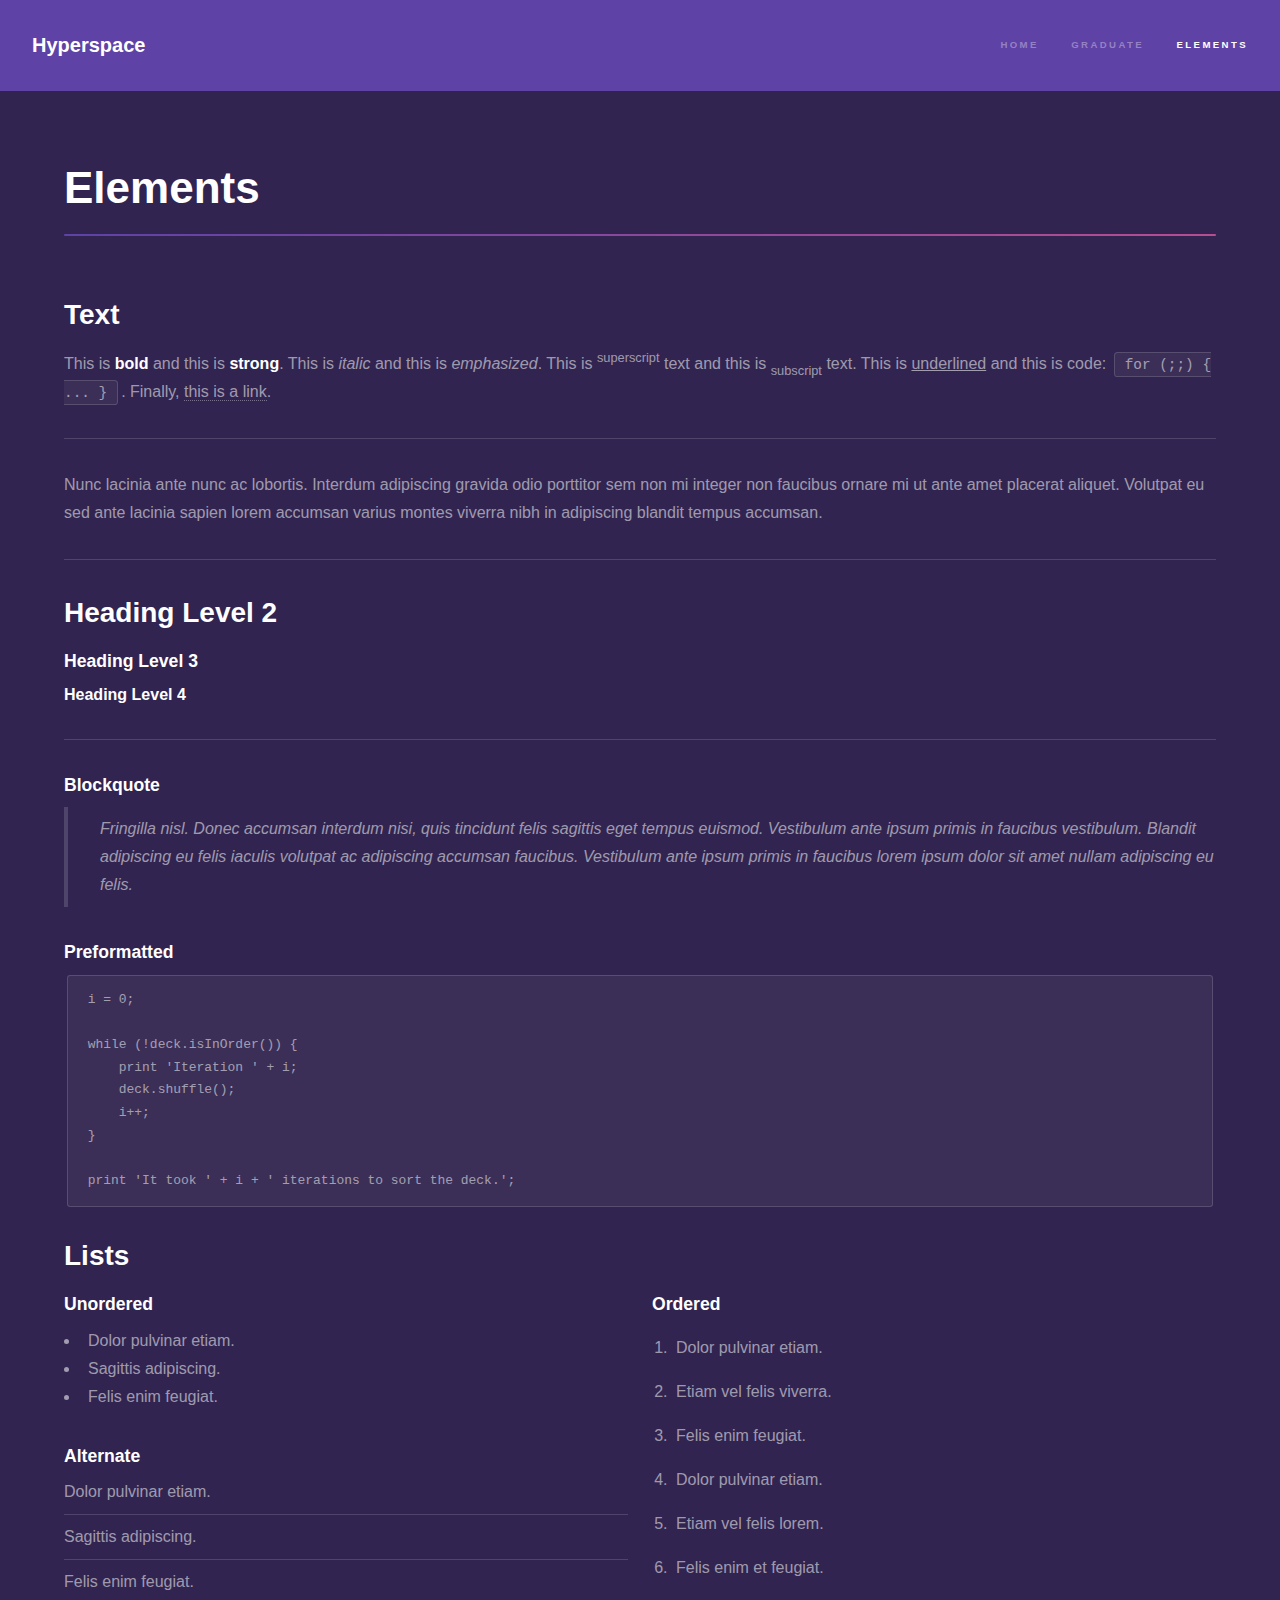
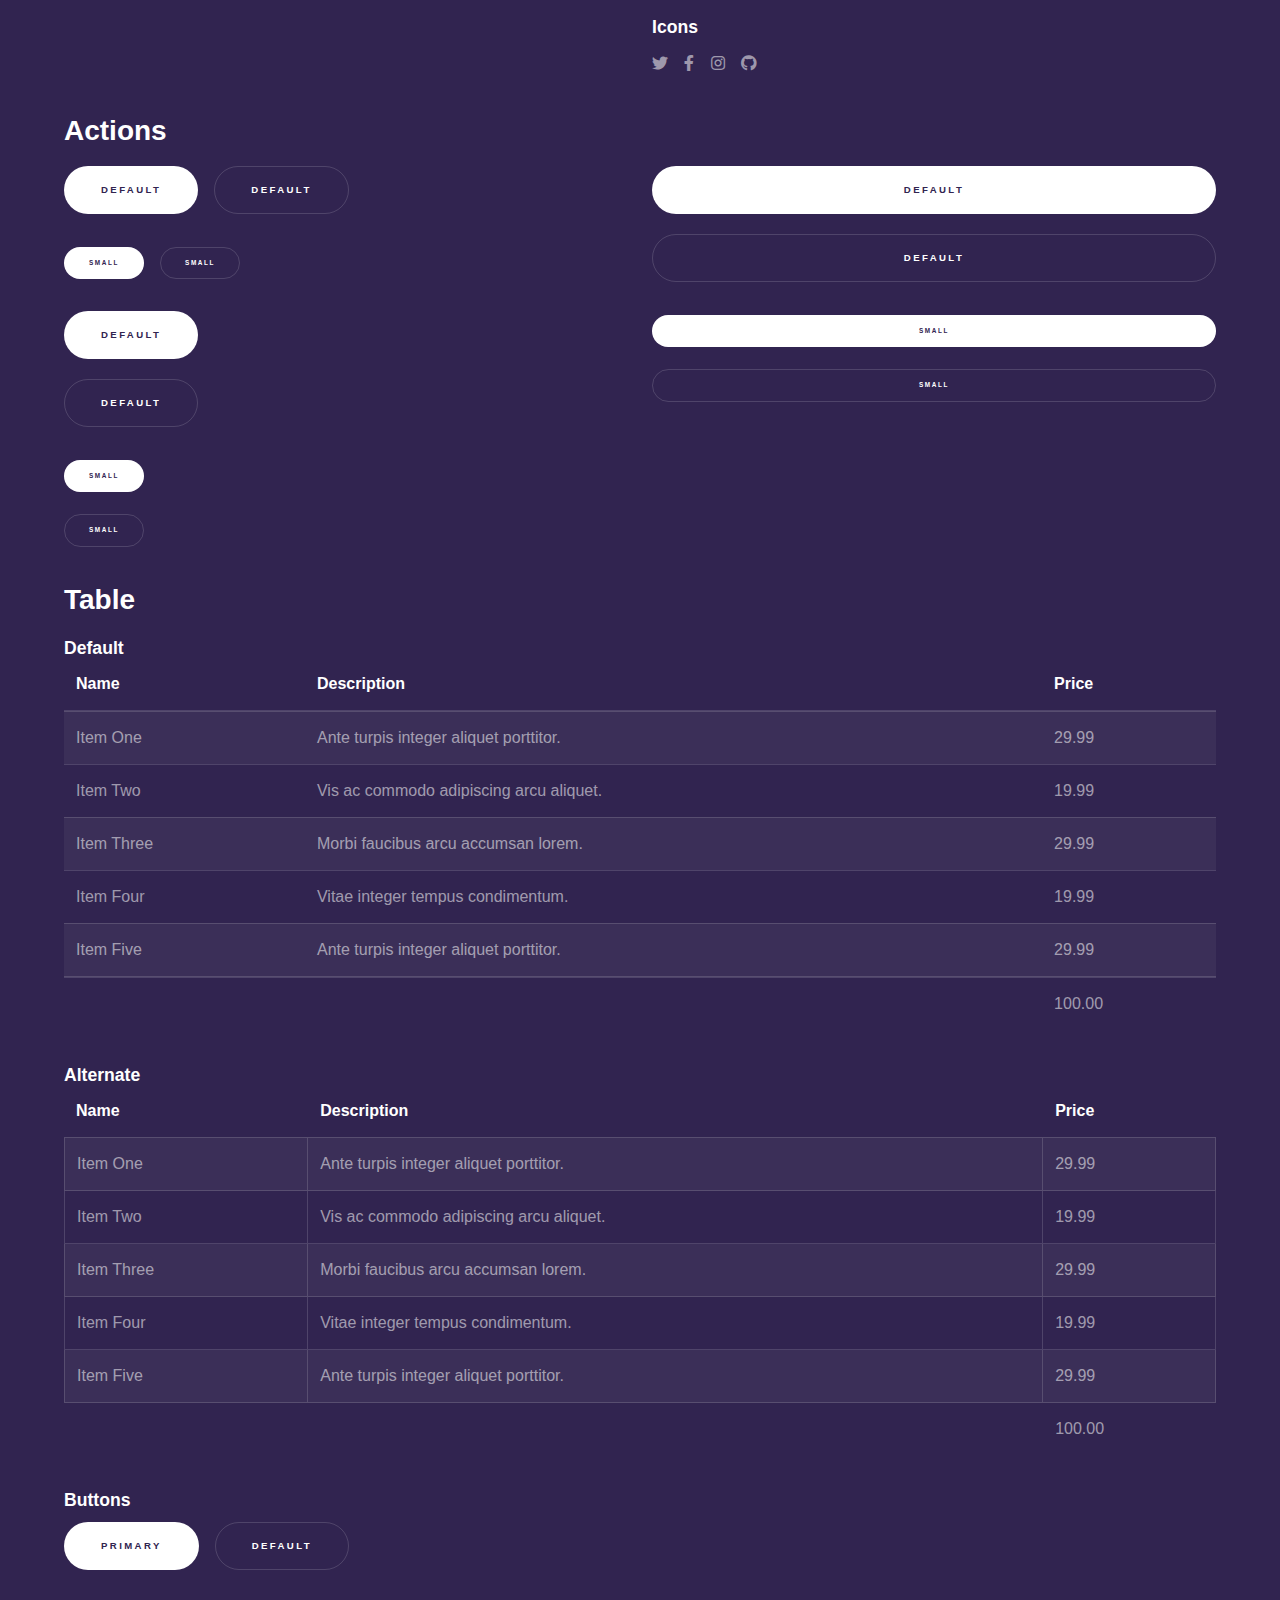
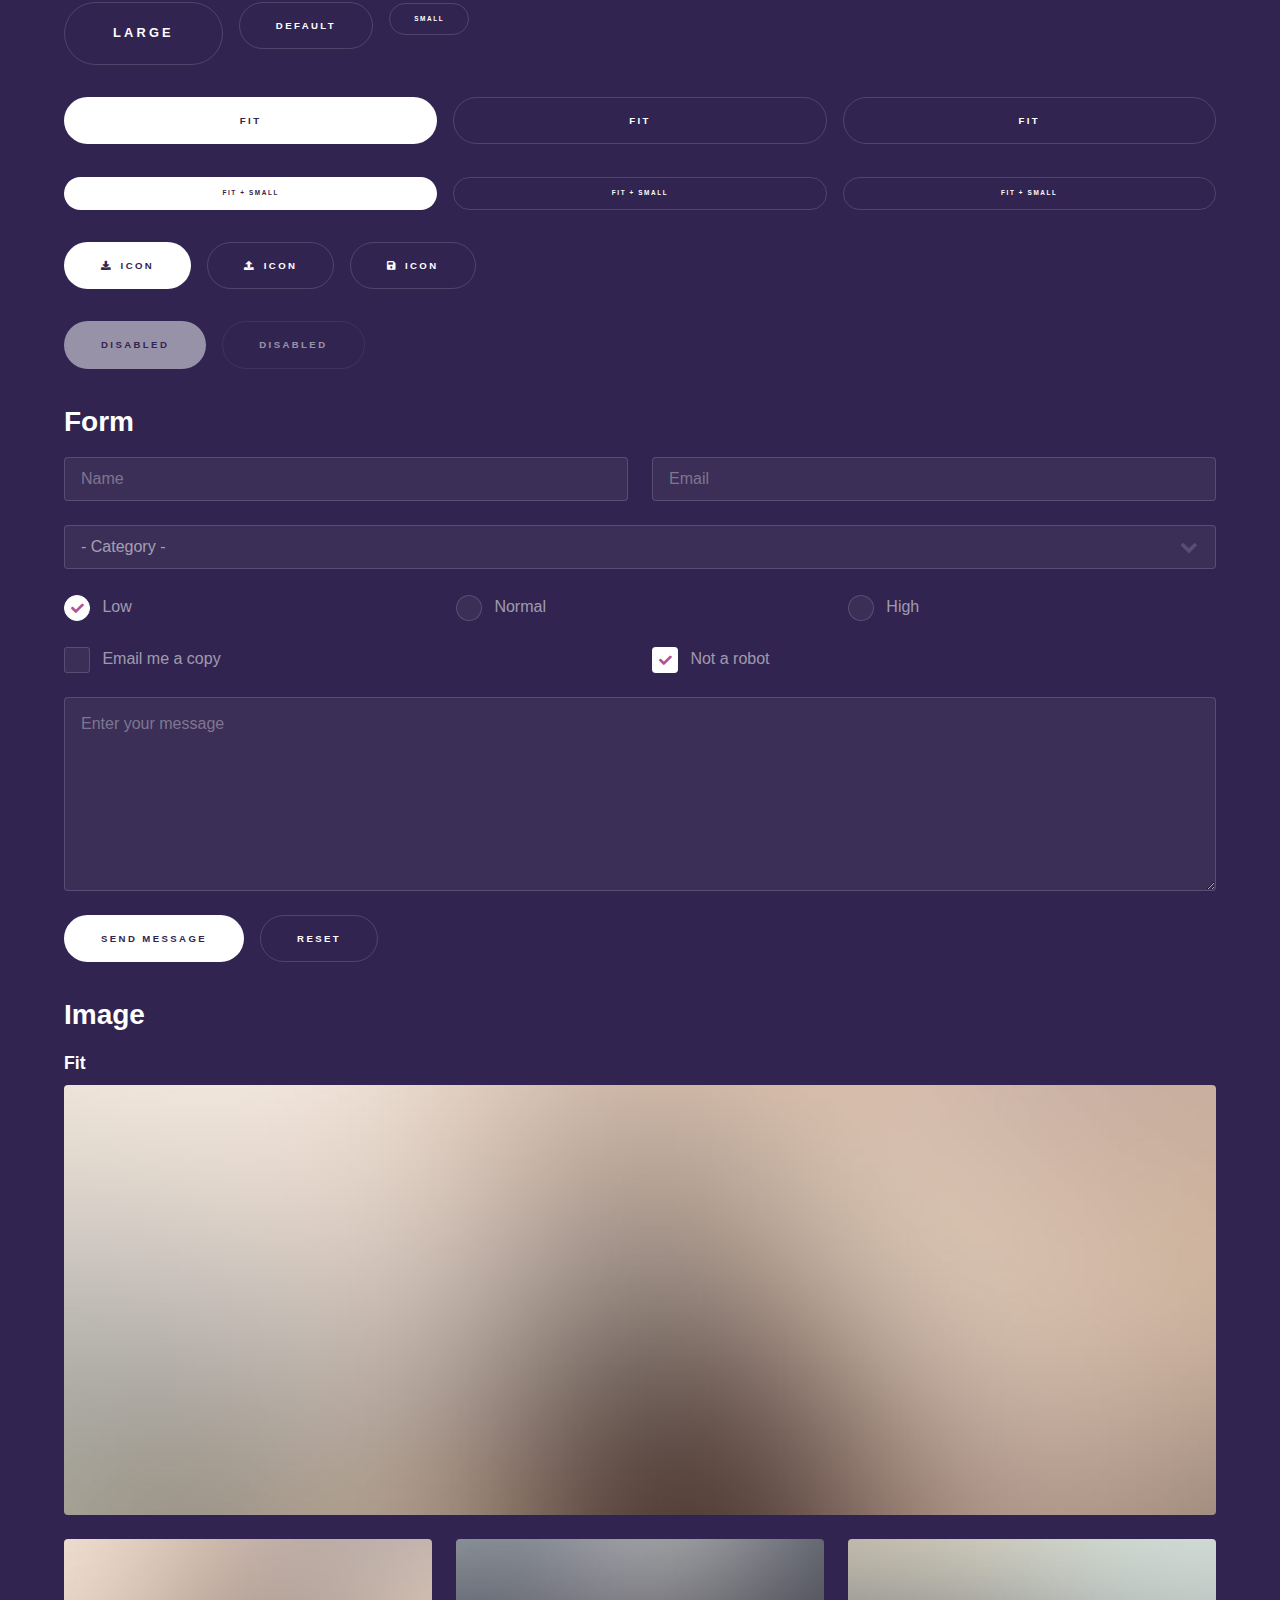
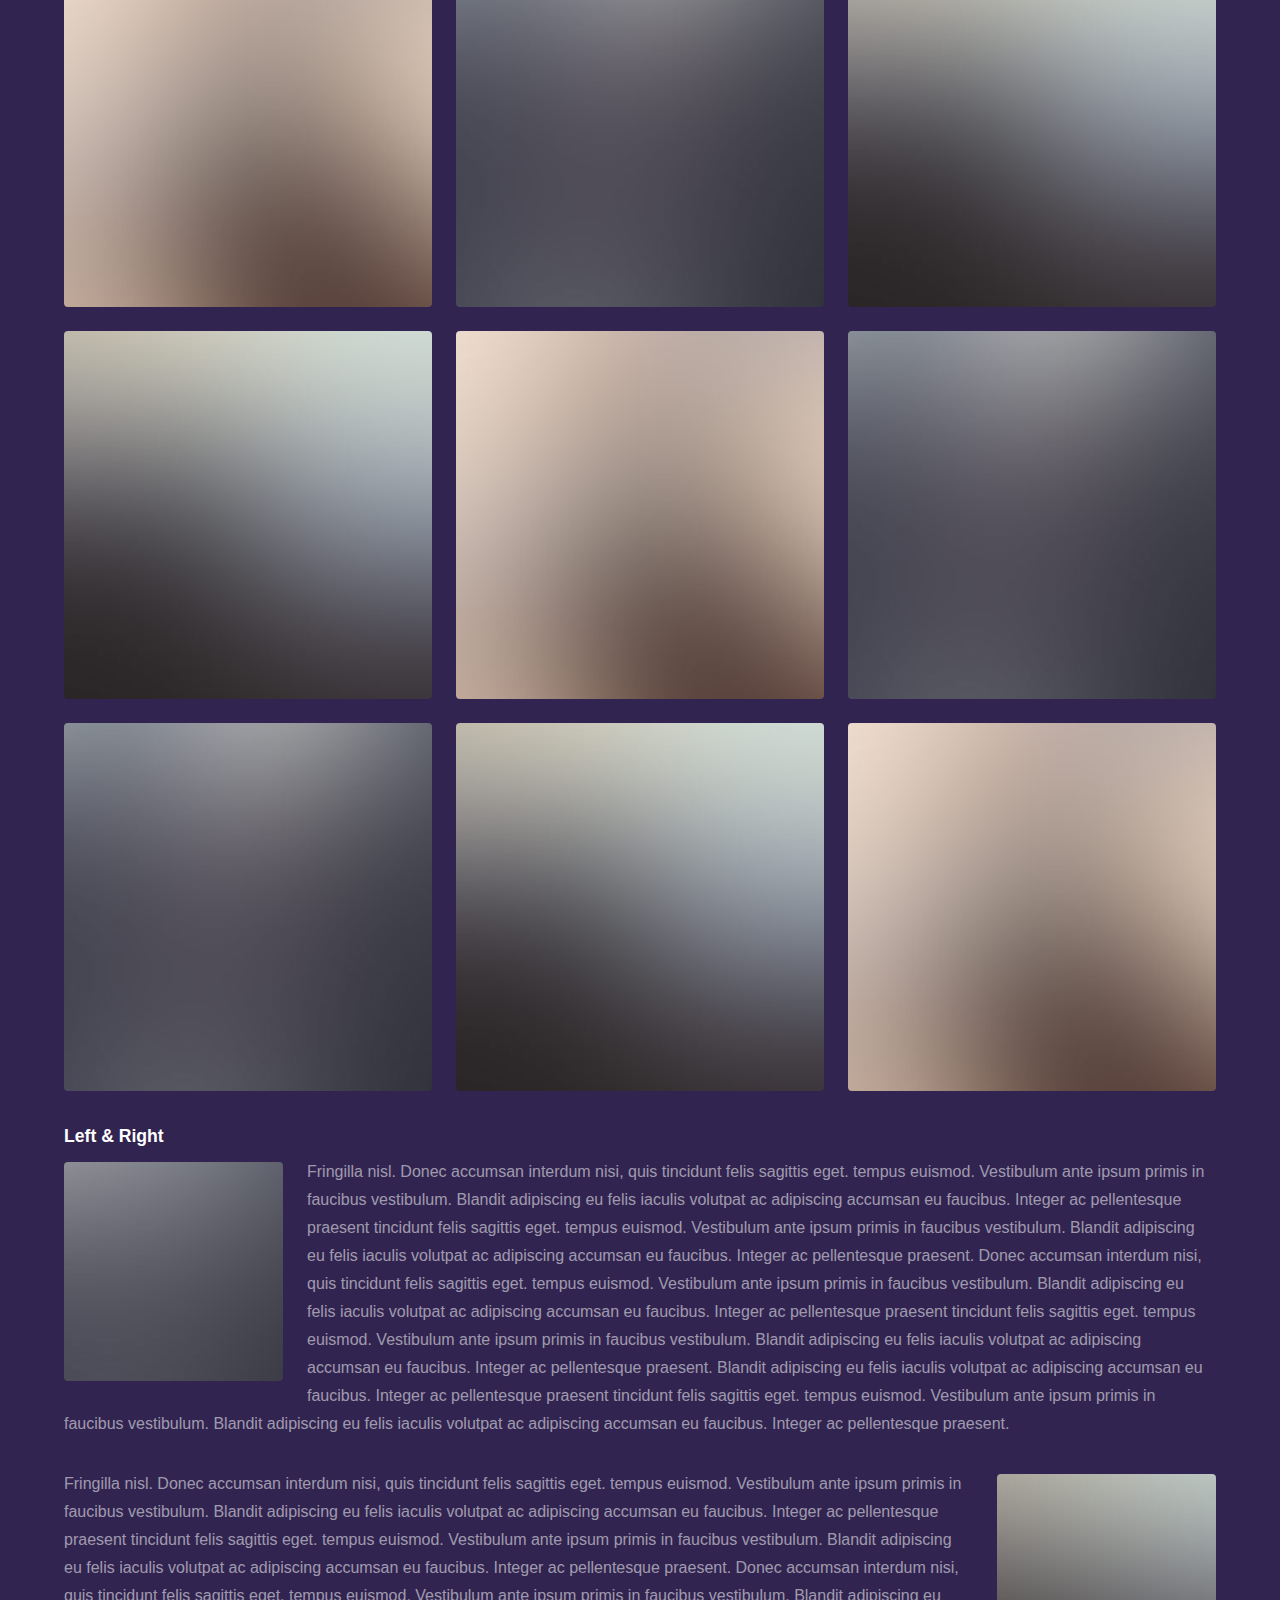
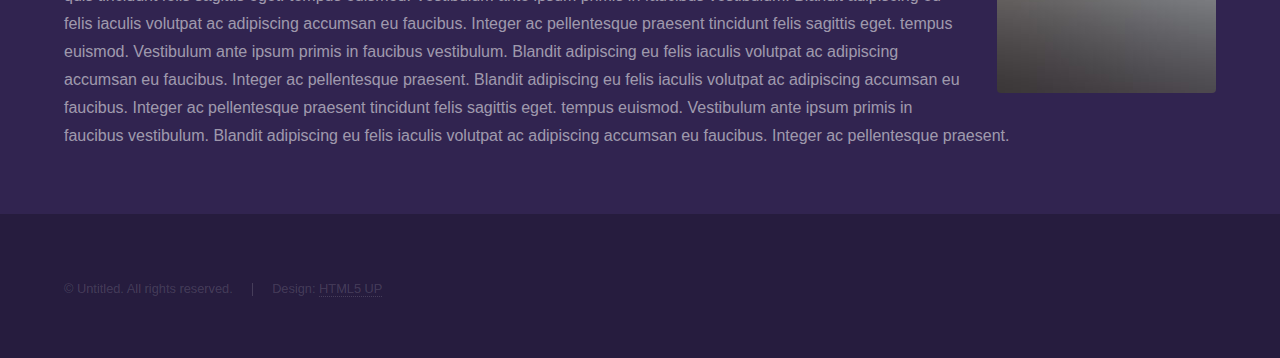
<file: elements.html>
<!DOCTYPE HTML>
<!--
	Hyperspace by HTML5 UP
	html5up.net | @ajlkn
	Free for personal and commercial use under the CCA 3.0 license (html5up.net/license)
-->
<html>
	<head>
		<title>Elements - Hyperspace by HTML5 UP</title>
		<meta charset="utf-8" />
		<meta name="viewport" content="width=device-width, initial-scale=1, user-scalable=no" />
		<link rel="stylesheet" href="assets/css/main.css" />
		<noscript><link rel="stylesheet" href="assets/css/noscript.css" /></noscript>
	</head>
	<body class="is-preload">

		<!-- Header -->
			<header id="header">
				<a href="index.html" class="title">Hyperspace</a>
				<nav>
					<ul>
						<li><a href="index.html">Home</a></li>
						<li><a href="graduate.html">Graduate</a></li>
						<li><a href="elements.html"  class="active">Elements</a></li>
					</ul>
				</nav>
			</header>

		<!-- Wrapper -->
			<div id="wrapper">

				<!-- Main -->
					<section id="main" class="wrapper">
						<div class="inner">
							<h1 class="major">Elements</h1>

							<!-- Text -->
								<section>
									<h2>Text</h2>
									<p>This is <b>bold</b> and this is <strong>strong</strong>. This is <i>italic</i> and this is <em>emphasized</em>.
									This is <sup>superscript</sup> text and this is <sub>subscript</sub> text.
									This is <u>underlined</u> and this is code: <code>for (;;) { ... }</code>. Finally, <a href="#">this is a link</a>.</p>
									<hr />
									<p>Nunc lacinia ante nunc ac lobortis. Interdum adipiscing gravida odio porttitor sem non mi integer non faucibus ornare mi ut ante amet placerat aliquet. Volutpat eu sed ante lacinia sapien lorem accumsan varius montes viverra nibh in adipiscing blandit tempus accumsan.</p>
									<hr />
									<h2>Heading Level 2</h2>
									<h3>Heading Level 3</h3>
									<h4>Heading Level 4</h4>
									<hr />
									<h3>Blockquote</h3>
									<blockquote>Fringilla nisl. Donec accumsan interdum nisi, quis tincidunt felis sagittis eget tempus euismod. Vestibulum ante ipsum primis in faucibus vestibulum. Blandit adipiscing eu felis iaculis volutpat ac adipiscing accumsan faucibus. Vestibulum ante ipsum primis in faucibus lorem ipsum dolor sit amet nullam adipiscing eu felis.</blockquote>
									<h3>Preformatted</h3>
									<pre><code>i = 0;

while (!deck.isInOrder()) {
    print 'Iteration ' + i;
    deck.shuffle();
    i++;
}

print 'It took ' + i + ' iterations to sort the deck.';</code></pre>
								</section>

							<!-- Lists -->
								<section>
									<h2>Lists</h2>
									<div class="row">
										<div class="col-6 col-12-medium">
											<h3>Unordered</h3>
											<ul>
												<li>Dolor pulvinar etiam.</li>
												<li>Sagittis adipiscing.</li>
												<li>Felis enim feugiat.</li>
											</ul>
											<h3>Alternate</h3>
											<ul class="alt">
												<li>Dolor pulvinar etiam.</li>
												<li>Sagittis adipiscing.</li>
												<li>Felis enim feugiat.</li>
											</ul>
										</div>
										<div class="col-6 col-12-medium">
											<h3>Ordered</h3>
											<ol>
												<li>Dolor pulvinar etiam.</li>
												<li>Etiam vel felis viverra.</li>
												<li>Felis enim feugiat.</li>
												<li>Dolor pulvinar etiam.</li>
												<li>Etiam vel felis lorem.</li>
												<li>Felis enim et feugiat.</li>
											</ol>
											<h3>Icons</h3>
											<ul class="icons">
												<li><a href="#" class="icon brands fa-twitter"><span class="label">Twitter</span></a></li>
												<li><a href="#" class="icon brands fa-facebook-f"><span class="label">Facebook</span></a></li>
												<li><a href="#" class="icon brands fa-instagram"><span class="label">Instagram</span></a></li>
												<li><a href="#" class="icon brands fa-github"><span class="label">Github</span></a></li>
											</ul>
										</div>
									</div>
									<h2>Actions</h2>
									<div class="row">
										<div class="col-6 col-12-medium">
											<ul class="actions">
												<li><a href="#" class="button primary">Default</a></li>
												<li><a href="#" class="button">Default</a></li>
											</ul>
											<ul class="actions small">
												<li><a href="#" class="button primary small">Small</a></li>
												<li><a href="#" class="button small">Small</a></li>
											</ul>
											<ul class="actions stacked">
												<li><a href="#" class="button primary">Default</a></li>
												<li><a href="#" class="button">Default</a></li>
											</ul>
											<ul class="actions stacked">
												<li><a href="#" class="button primary small">Small</a></li>
												<li><a href="#" class="button small">Small</a></li>
											</ul>
										</div>
										<div class="col-6 col-12-medium">
											<ul class="actions stacked">
												<li><a href="#" class="button primary fit">Default</a></li>
												<li><a href="#" class="button fit">Default</a></li>
											</ul>
											<ul class="actions stacked">
												<li><a href="#" class="button primary small fit">Small</a></li>
												<li><a href="#" class="button small fit">Small</a></li>
											</ul>
										</div>
									</div>
								</section>

							<!-- Table -->
								<section>
									<h2>Table</h2>
									<h3>Default</h3>
									<div class="table-wrapper">
										<table>
											<thead>
												<tr>
													<th>Name</th>
													<th>Description</th>
													<th>Price</th>
												</tr>
											</thead>
											<tbody>
												<tr>
													<td>Item One</td>
													<td>Ante turpis integer aliquet porttitor.</td>
													<td>29.99</td>
												</tr>
												<tr>
													<td>Item Two</td>
													<td>Vis ac commodo adipiscing arcu aliquet.</td>
													<td>19.99</td>
												</tr>
												<tr>
													<td>Item Three</td>
													<td> Morbi faucibus arcu accumsan lorem.</td>
													<td>29.99</td>
												</tr>
												<tr>
													<td>Item Four</td>
													<td>Vitae integer tempus condimentum.</td>
													<td>19.99</td>
												</tr>
												<tr>
													<td>Item Five</td>
													<td>Ante turpis integer aliquet porttitor.</td>
													<td>29.99</td>
												</tr>
											</tbody>
											<tfoot>
												<tr>
													<td colspan="2"></td>
													<td>100.00</td>
												</tr>
											</tfoot>
										</table>
									</div>

									<h3>Alternate</h3>
									<div class="table-wrapper">
										<table class="alt">
											<thead>
												<tr>
													<th>Name</th>
													<th>Description</th>
													<th>Price</th>
												</tr>
											</thead>
											<tbody>
												<tr>
													<td>Item One</td>
													<td>Ante turpis integer aliquet porttitor.</td>
													<td>29.99</td>
												</tr>
												<tr>
													<td>Item Two</td>
													<td>Vis ac commodo adipiscing arcu aliquet.</td>
													<td>19.99</td>
												</tr>
												<tr>
													<td>Item Three</td>
													<td> Morbi faucibus arcu accumsan lorem.</td>
													<td>29.99</td>
												</tr>
												<tr>
													<td>Item Four</td>
													<td>Vitae integer tempus condimentum.</td>
													<td>19.99</td>
												</tr>
												<tr>
													<td>Item Five</td>
													<td>Ante turpis integer aliquet porttitor.</td>
													<td>29.99</td>
												</tr>
											</tbody>
											<tfoot>
												<tr>
													<td colspan="2"></td>
													<td>100.00</td>
												</tr>
											</tfoot>
										</table>
									</div>
								</section>

							<!-- Buttons -->
								<section>
									<h3>Buttons</h3>
									<ul class="actions">
										<li><a href="#" class="button primary">Primary</a></li>
										<li><a href="#" class="button">Default</a></li>
									</ul>
									<ul class="actions">
										<li><a href="#" class="button large">Large</a></li>
										<li><a href="#" class="button">Default</a></li>
										<li><a href="#" class="button small">Small</a></li>
									</ul>
									<ul class="actions fit">
										<li><a href="#" class="button primary fit">Fit</a></li>
										<li><a href="#" class="button fit">Fit</a></li>
										<li><a href="#" class="button fit">Fit</a></li>
									</ul>
									<ul class="actions fit small">
										<li><a href="#" class="button primary fit small">Fit + Small</a></li>
										<li><a href="#" class="button fit small">Fit + Small</a></li>
										<li><a href="#" class="button fit small">Fit + Small</a></li>
									</ul>
									<ul class="actions">
										<li><a href="#" class="button primary icon solid fa-download">Icon</a></li>
										<li><a href="#" class="button icon solid fa-upload">Icon</a></li>
										<li><a href="#" class="button icon solid fa-save">Icon</a></li>
									</ul>
									<ul class="actions">
										<li><span class="button primary disabled">Disabled</span></li>
										<li><span class="button disabled">Disabled</span></li>
									</ul>
								</section>

							<!-- Form -->
								<section>
									<h2>Form</h2>
									<form method="post" action="#">
										<div class="row gtr-uniform">
											<div class="col-6 col-12-xsmall">
												<input type="text" name="demo-name" id="demo-name" value="" placeholder="Name" />
											</div>
											<div class="col-6 col-12-xsmall">
												<input type="email" name="demo-email" id="demo-email" value="" placeholder="Email" />
											</div>
											<div class="col-12">
												<select name="demo-category" id="demo-category">
													<option value="">- Category -</option>
													<option value="1">Manufacturing</option>
													<option value="1">Shipping</option>
													<option value="1">Administration</option>
													<option value="1">Human Resources</option>
												</select>
											</div>
											<div class="col-4 col-12-small">
												<input type="radio" id="demo-priority-low" name="demo-priority" checked>
												<label for="demo-priority-low">Low</label>
											</div>
											<div class="col-4 col-12-small">
												<input type="radio" id="demo-priority-normal" name="demo-priority">
												<label for="demo-priority-normal">Normal</label>
											</div>
											<div class="col-4 col-12-small">
												<input type="radio" id="demo-priority-high" name="demo-priority">
												<label for="demo-priority-high">High</label>
											</div>
											<div class="col-6 col-12-small">
												<input type="checkbox" id="demo-copy" name="demo-copy">
												<label for="demo-copy">Email me a copy</label>
											</div>
											<div class="col-6 col-12-small">
												<input type="checkbox" id="demo-human" name="demo-human" checked>
												<label for="demo-human">Not a robot</label>
											</div>
											<div class="col-12">
												<textarea name="demo-message" id="demo-message" placeholder="Enter your message" rows="6"></textarea>
											</div>
											<div class="col-12">
												<ul class="actions">
													<li><input type="submit" value="Send Message" class="primary" /></li>
													<li><input type="reset" value="Reset" /></li>
												</ul>
											</div>
										</div>
									</form>
								</section>

							<!-- Image -->
								<section>
									<h2>Image</h2>
									<h3>Fit</h3>
									<div class="box alt">
										<div class="row gtr-uniform">
											<div class="col-12"><span class="image fit"><img src="images/pic04.jpg" alt="" /></span></div>
											<div class="col-4"><span class="image fit"><img src="images/pic01.jpg" alt="" /></span></div>
											<div class="col-4"><span class="image fit"><img src="images/pic02.jpg" alt="" /></span></div>
											<div class="col-4"><span class="image fit"><img src="images/pic03.jpg" alt="" /></span></div>
											<div class="col-4"><span class="image fit"><img src="images/pic03.jpg" alt="" /></span></div>
											<div class="col-4"><span class="image fit"><img src="images/pic01.jpg" alt="" /></span></div>
											<div class="col-4"><span class="image fit"><img src="images/pic02.jpg" alt="" /></span></div>
											<div class="col-4"><span class="image fit"><img src="images/pic02.jpg" alt="" /></span></div>
											<div class="col-4"><span class="image fit"><img src="images/pic03.jpg" alt="" /></span></div>
											<div class="col-4"><span class="image fit"><img src="images/pic01.jpg" alt="" /></span></div>
										</div>
									</div>
									<h3>Left &amp; Right</h3>
									<p><span class="image left"><img src="images/pic05.jpg" alt="" /></span>Fringilla nisl. Donec accumsan interdum nisi, quis tincidunt felis sagittis eget. tempus euismod. Vestibulum ante ipsum primis in faucibus vestibulum. Blandit adipiscing eu felis iaculis volutpat ac adipiscing accumsan eu faucibus. Integer ac pellentesque praesent tincidunt felis sagittis eget. tempus euismod. Vestibulum ante ipsum primis in faucibus vestibulum. Blandit adipiscing eu felis iaculis volutpat ac adipiscing accumsan eu faucibus. Integer ac pellentesque praesent. Donec accumsan interdum nisi, quis tincidunt felis sagittis eget. tempus euismod. Vestibulum ante ipsum primis in faucibus vestibulum. Blandit adipiscing eu felis iaculis volutpat ac adipiscing accumsan eu faucibus. Integer ac pellentesque praesent tincidunt felis sagittis eget. tempus euismod. Vestibulum ante ipsum primis in faucibus vestibulum. Blandit adipiscing eu felis iaculis volutpat ac adipiscing accumsan eu faucibus. Integer ac pellentesque praesent. Blandit adipiscing eu felis iaculis volutpat ac adipiscing accumsan eu faucibus. Integer ac pellentesque praesent tincidunt felis sagittis eget. tempus euismod. Vestibulum ante ipsum primis in faucibus vestibulum. Blandit adipiscing eu felis iaculis volutpat ac adipiscing accumsan eu faucibus. Integer ac pellentesque praesent.</p>
									<p><span class="image right"><img src="images/pic06.jpg" alt="" /></span>Fringilla nisl. Donec accumsan interdum nisi, quis tincidunt felis sagittis eget. tempus euismod. Vestibulum ante ipsum primis in faucibus vestibulum. Blandit adipiscing eu felis iaculis volutpat ac adipiscing accumsan eu faucibus. Integer ac pellentesque praesent tincidunt felis sagittis eget. tempus euismod. Vestibulum ante ipsum primis in faucibus vestibulum. Blandit adipiscing eu felis iaculis volutpat ac adipiscing accumsan eu faucibus. Integer ac pellentesque praesent. Donec accumsan interdum nisi, quis tincidunt felis sagittis eget. tempus euismod. Vestibulum ante ipsum primis in faucibus vestibulum. Blandit adipiscing eu felis iaculis volutpat ac adipiscing accumsan eu faucibus. Integer ac pellentesque praesent tincidunt felis sagittis eget. tempus euismod. Vestibulum ante ipsum primis in faucibus vestibulum. Blandit adipiscing eu felis iaculis volutpat ac adipiscing accumsan eu faucibus. Integer ac pellentesque praesent. Blandit adipiscing eu felis iaculis volutpat ac adipiscing accumsan eu faucibus. Integer ac pellentesque praesent tincidunt felis sagittis eget. tempus euismod. Vestibulum ante ipsum primis in faucibus vestibulum. Blandit adipiscing eu felis iaculis volutpat ac adipiscing accumsan eu faucibus. Integer ac pellentesque praesent.</p>
								</section>

						</div>
					</section>

			</div>

		<!-- Footer -->
			<footer id="footer" class="wrapper alt">
				<div class="inner">
					<ul class="menu">
						<li>&copy; Untitled. All rights reserved.</li><li>Design: <a href="http://html5up.net">HTML5 UP</a></li>
					</ul>
				</div>
			</footer>

		<!-- Scripts -->
			<script src="assets/js/jquery.min.js"></script>
			<script src="assets/js/jquery.scrollex.min.js"></script>
			<script src="assets/js/jquery.scrolly.min.js"></script>
			<script src="assets/js/browser.min.js"></script>
			<script src="assets/js/breakpoints.min.js"></script>
			<script src="assets/js/util.js"></script>
			<script src="assets/js/main.js"></script>

	</body>
</html>
</file>
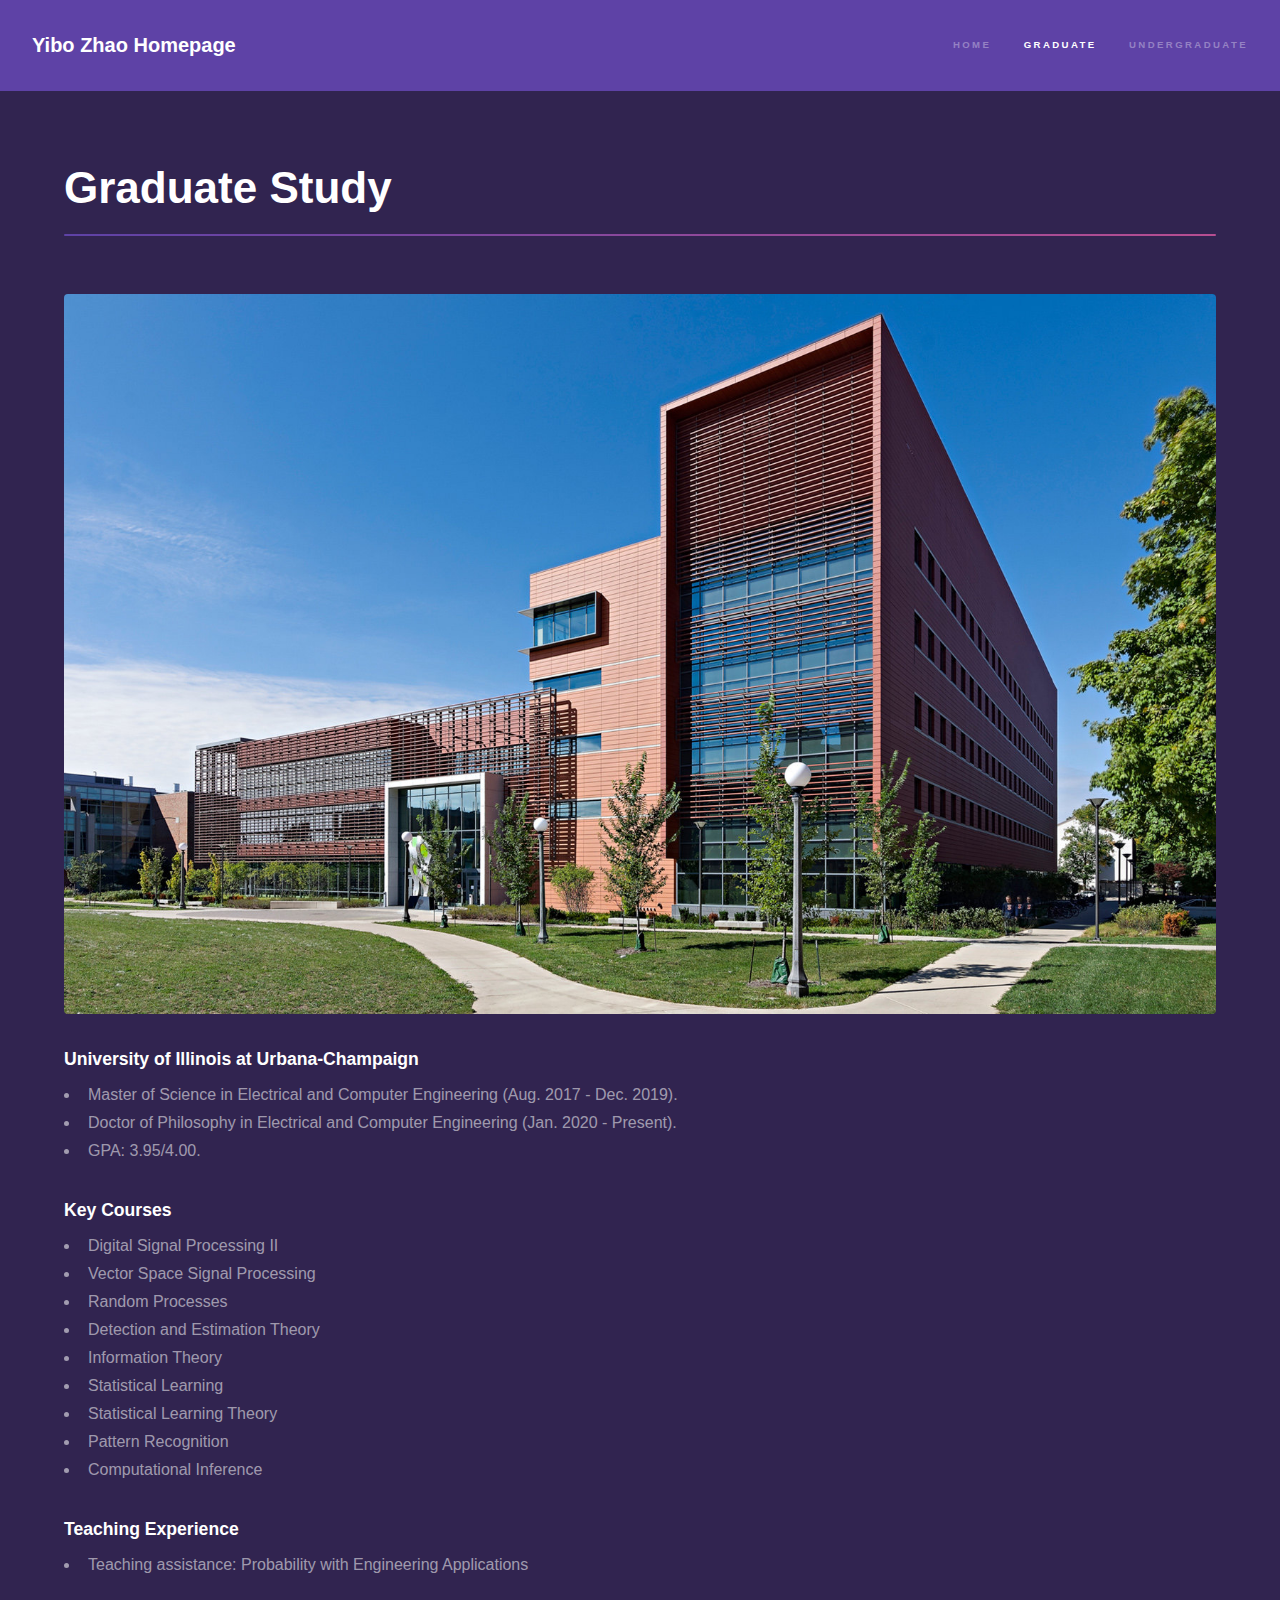
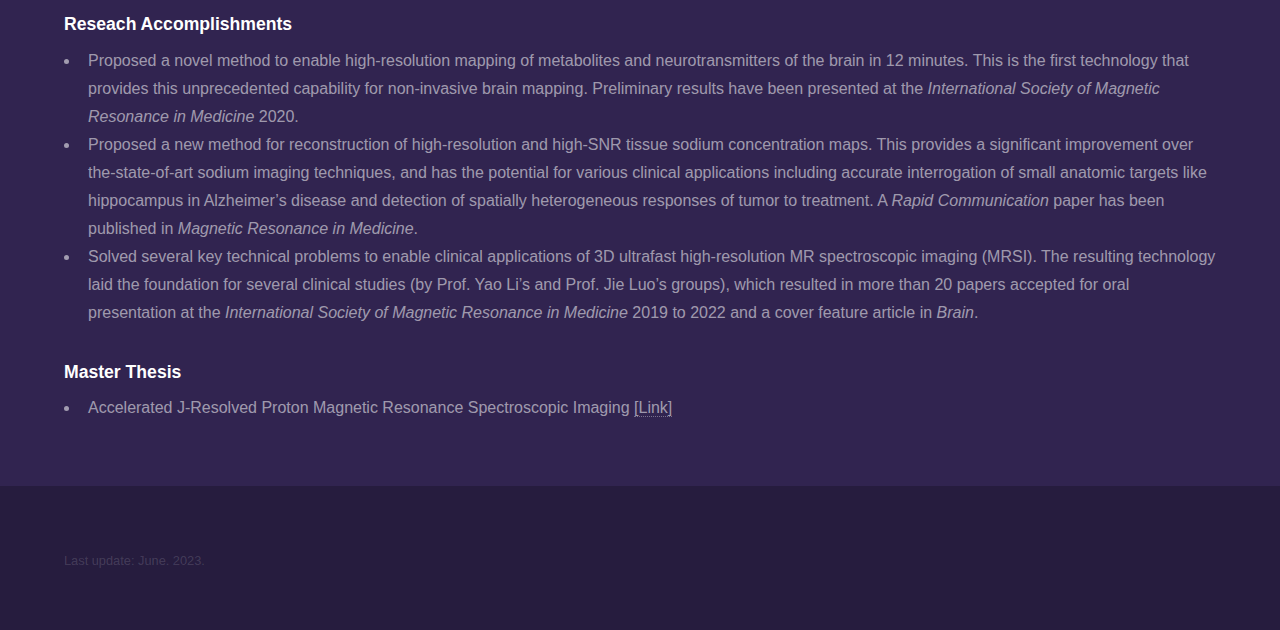
<file: graduate.html>
<!DOCTYPE HTML>
<!--
	Hyperspace by HTML5 UP
	html5up.net | @ajlkn
	Free for personal and commercial use under the CCA 3.0 license (html5up.net/license)
-->
<html>
	<head>
		<title>Yibo Zhao - Graduate</title>
		<meta charset="utf-8" />
		<meta name="viewport" content="width=device-width, initial-scale=1, user-scalable=no" />
		<link rel="stylesheet" href="assets/css/main.css" />
		<noscript><link rel="stylesheet" href="assets/css/noscript.css" /></noscript>
	</head>
	<body class="is-preload">

		<!-- Header -->
			<header id="header">
				<a href="index.html" class="title">Yibo Zhao Homepage</a>
				<nav>
					<ul>
						<li><a href="index.html">Home</a></li>
						<li><a href="graduate.html" class="active">Graduate</a></li>
						<li><a href="undergraduate.html">Undergraduate</a></li>
						<!--<li><a href="elements.html">Elements</a></li> -->
					</ul>
				</nav>
			</header>

		<!-- Wrapper -->
			<div id="wrapper">

				<!-- Main -->
					<section id="main" class="wrapper">
						<div class="inner">
							<h1 class="major">Graduate Study</h1>
							<span class="image fit"><img src="images/UIUC-ECE.jpg" alt="" /></span>
							<!-- <span style="margin-top:1cm;" class="image right"><img src="images/YiboZhao3-new.jpg" alt=""/></span> -->
							<h3>University of Illinois at Urbana-Champaign</h3>
							<ul>
								<li>Master of Science in Electrical and Computer Engineering (Aug. 2017 - Dec. 2019).</li>
								<li>Doctor of Philosophy in Electrical and Computer Engineering (Jan. 2020 - Present).</li>
								<li>GPA: 3.95/4.00.</li>
							</ul>
							<h3>Key Courses</h3>
							<ul>
								<li>Digital Signal Processing II</li>
								<li>Vector Space Signal Processing</li>
								<li>Random Processes</li>
								<li>Detection and Estimation Theory</li>
								<li>Information Theory</li>
								<li>Statistical Learning</li>
								<li>Statistical Learning Theory</li>
								<li>Pattern Recognition</li>
								<li>Computational Inference</li>
							</ul>
							<h3>Teaching Experience</h3>
							<ul>
								<li>Teaching assistance: Probability with Engineering Applications</li>
							</ul>
							<h3>Reseach Accomplishments</h3>
							<ul>
								<li>Proposed a novel method to enable high-resolution mapping of metabolites and neurotransmitters of the brain in 12 minutes. This is the first technology that provides this unprecedented capability for non-invasive brain mapping. Preliminary results have been presented at the <i>International Society of Magnetic Resonance in Medicine</i> 2020.</li>
								<li>Proposed a new method for reconstruction of high-resolution and high-SNR tissue sodium concentration maps. This provides a significant improvement over the-state-of-art sodium imaging techniques, and has the potential for various clinical applications including accurate interrogation of small anatomic targets like hippocampus in Alzheimer’s disease and detection of spatially heterogeneous responses of tumor to treatment. A <i>Rapid Communication</i> paper has been published in <i>Magnetic Resonance in Medicine</i>.
								<li>Solved several key technical problems to enable clinical applications of 3D ultrafast high-resolution MR spectroscopic imaging (MRSI). The resulting technology laid the foundation for several clinical studies (by Prof. Yao Li’s and Prof. Jie Luo’s groups), which resulted in more than 20 papers accepted for oral presentation at the <i>International Society of Magnetic Resonance in Medicine</i> 2019 to 2022 and a cover feature article in <i>Brain</i>.</li>
							</ul>
							<h3>Master Thesis</h3>
							<ul>
								<li>Accelerated J-Resolved Proton Magnetic Resonance Spectroscopic Imaging <a target="_blank" href="https://www.ideals.illinois.edu/handle/2142/106452">[Link]</a></li>
							</ul>
						</div>
					</section>

			</div>

		<!-- Footer -->
			<footer id="footer" class="wrapper alt">
				<div class="inner">
					<ul class="menu">
						<li>Last update: June. 2023.</li>
					</ul>
				</div>
			</footer>

		<!-- Scripts -->
			<script src="assets/js/jquery.min.js"></script>
			<script src="assets/js/jquery.scrollex.min.js"></script>
			<script src="assets/js/jquery.scrolly.min.js"></script>
			<script src="assets/js/browser.min.js"></script>
			<script src="assets/js/breakpoints.min.js"></script>
			<script src="assets/js/util.js"></script>
			<script src="assets/js/main.js"></script>

	</body>
</html>
</file>
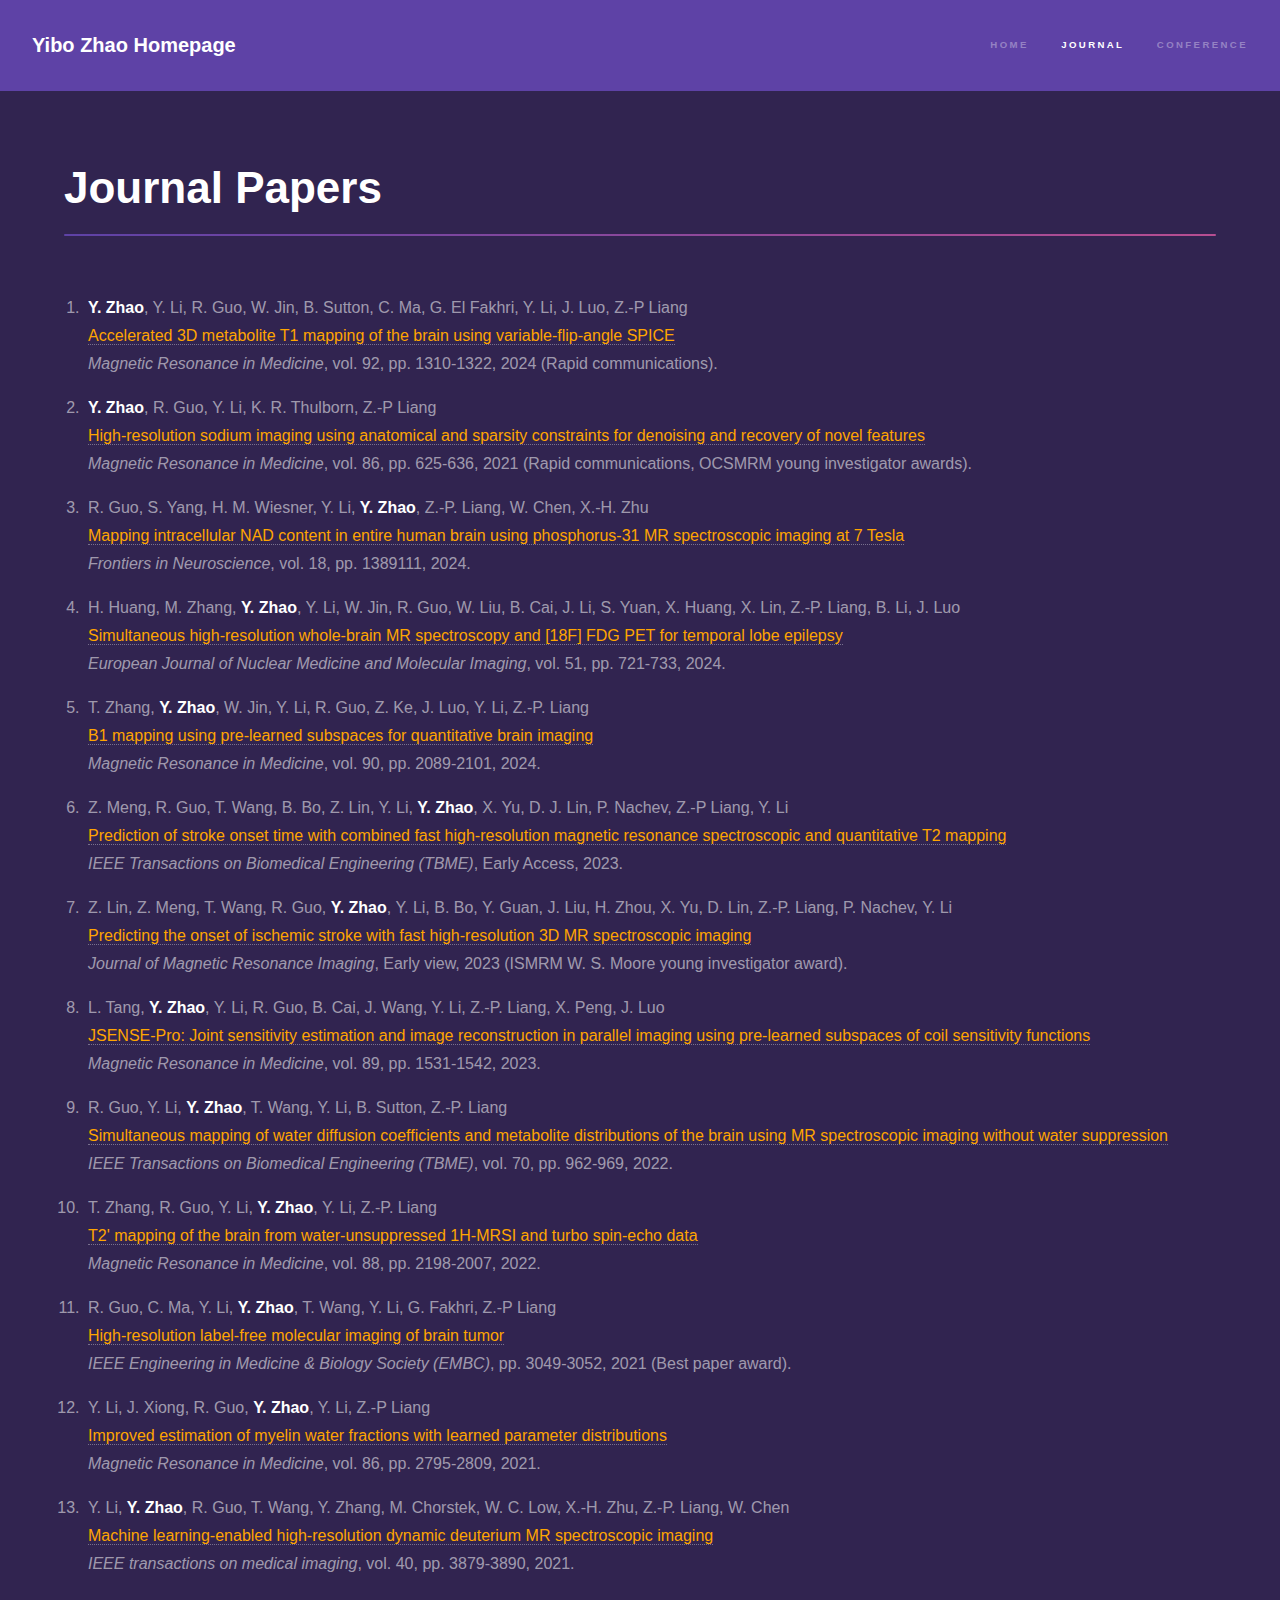
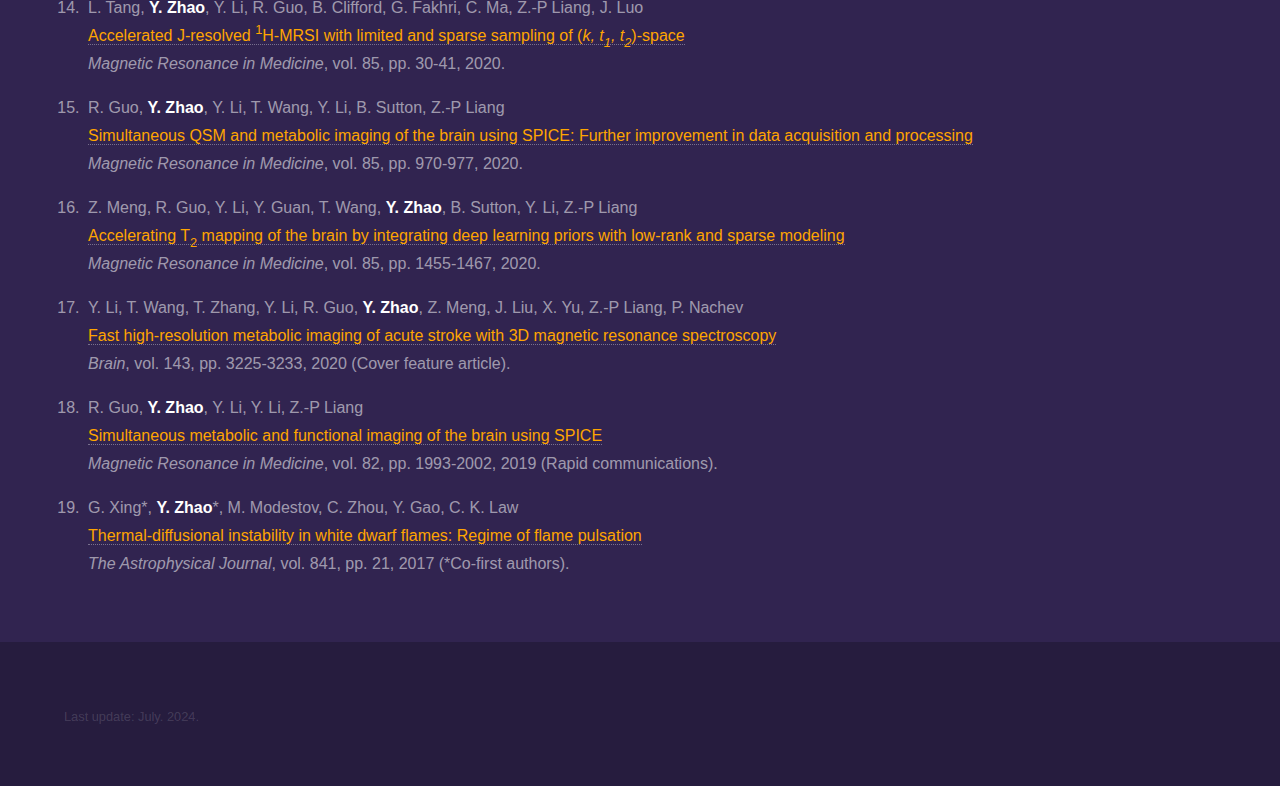
<file: journal_papers.html>
<!DOCTYPE HTML>
<!--
	Hyperspace by HTML5 UP
	html5up.net | @ajlkn
	Free for personal and commercial use under the CCA 3.0 license (html5up.net/license)
-->
<html>
	<head>
		<title>Yibo Zhao - Journal Papers</title>
		<meta charset="utf-8" />
		<meta name="viewport" content="width=device-width, initial-scale=1, user-scalable=no" />
		<link rel="stylesheet" href="assets/css/main.css" />
		<noscript><link rel="stylesheet" href="assets/css/noscript.css" /></noscript>
	</head>
	<body class="is-preload">

		<!-- Header -->
			<header id="header">
				<a href="index.html" class="title">Yibo Zhao Homepage</a>
				<nav>
					<ul>
						<li><a href="index.html">Home</a></li>
						<li><a href="journal_papers.html" class="active">Journal</a></li>
						<li><a href="conference_papers.html">Conference</a></li>
					</ul>
				</nav>
			</header>

		<!-- Wrapper -->
			<div id="wrapper">

				<!-- Main -->
					<section id="main" class="wrapper">
						<div class="inner">
							<h1 class="major">Journal Papers</h1>
							<!-- <span class="image fit"><img src="images/UIUC-ECE.jpg" alt="" /></span> -->
							<!-- <h3>University of Illinois at Urbana-Champaign</h3> -->
							<ol>

								<li><b>Y. Zhao</b>, Y. Li, R. Guo, W. Jin, B. Sutton, C. Ma, G. El Fakhri, Y. Li, J. Luo, Z.-P Liang<br />
									<a target="_blank" style="color:rgb(255, 165, 0);"href="https://onlinelibrary.wiley.com/doi/full/10.1002/mrm.30200">Accelerated 3D metabolite T1 mapping of the brain using variable-flip-angle SPICE</a><br />
									<i>Magnetic Resonance in Medicine</i>, vol. 92, pp. 1310-1322, 2024 (Rapid communications).
								</li>
								<li><b>Y. Zhao</b>, R. Guo, Y. Li, K. R. Thulborn, Z.-P Liang<br />
									<a target="_blank" style="color:rgb(255, 165, 0);"href="https://onlinelibrary.wiley.com/doi/abs/10.1002/mrm.28767">High-resolution sodium imaging using anatomical and sparsity constraints for denoising and recovery of novel features</a><br />
									<i>Magnetic Resonance in Medicine</i>, vol. 86, pp. 625-636, 2021 (Rapid communications, OCSMRM young investigator awards).
								</li>
								<li>R. Guo, S. Yang, H. M. Wiesner, Y. Li, <b>Y. Zhao</b>, Z.-P. Liang, W. Chen, X.-H. Zhu<br />
									<a target="_blank" style="color:rgb(255, 165, 0);"href="https://www.frontiersin.org/journals/neuroscience/articles/10.3389/fnins.2024.1389111/full">Mapping intracellular NAD content in entire human brain using phosphorus-31 MR spectroscopic imaging at 7 Tesla</a><br />
									<i>Frontiers in Neuroscience</i>, vol. 18, pp. 1389111, 2024.
								</li>
								<li>H. Huang, M. Zhang, <b>Y. Zhao</b>, Y. Li, W. Jin, R. Guo, W. Liu, B. Cai, J. Li, S. Yuan, X. Huang, X. Lin, Z.-P. Liang, B. Li, J. Luo<br />
									<a target="_blank" style="color:rgb(255, 165, 0);"href="https://link.springer.com/article/10.1007/s00259-023-06465-0">Simultaneous high-resolution whole-brain MR spectroscopy and [18F] FDG PET for temporal lobe epilepsy</a><br />
									<i>European Journal of Nuclear Medicine and Molecular Imaging</i>, vol. 51, pp. 721-733, 2024.
								</li>
								<li>T. Zhang, <b>Y. Zhao</b>, W. Jin, Y. Li, R. Guo, Z. Ke, J. Luo, Y. Li, Z.-P. Liang<br />
									<a target="_blank" style="color:rgb(255, 165, 0);"href="https://onlinelibrary.wiley.com/doi/full/10.1002/mrm.29764">B1 mapping using pre‐learned subspaces for quantitative brain imaging</a><br />
									<i>Magnetic Resonance in Medicine</i>, vol. 90, pp. 2089-2101, 2024.
								</li>
								<li>Z. Meng, R. Guo, T. Wang, B. Bo, Z. Lin, Y. Li, <b>Y. Zhao</b>, X. Yu, D. J. Lin, P. Nachev, Z.-P Liang, Y. Li<br />
									<a target="_blank" style="color:rgb(255, 165, 0);"href="https://ieeexplore.ieee.org/abstract/document/10128980">Prediction of stroke onset time with combined fast high-resolution magnetic resonance spectroscopic and quantitative T2 mapping</a><br />
									<i>IEEE Transactions on Biomedical Engineering (TBME)</i>, Early Access, 2023.
								</li>
								<li>Z. Lin, Z. Meng, T. Wang, R. Guo, <b>Y. Zhao</b>, Y. Li, B. Bo, Y. Guan, J. Liu, H. Zhou, X. Yu, D. Lin, Z.-P. Liang, P. Nachev, Y. Li<br />
									<a target="_blank" style="color:rgb(255, 165, 0);"href="https://onlinelibrary.wiley.com/doi/full/10.1002/jmri.28596">Predicting the onset of ischemic stroke with fast high-resolution 3D MR spectroscopic imaging</a><br />
									<i>Journal of Magnetic Resonance Imaging</i>, Early view, 2023 (ISMRM W. S. Moore young investigator award).
								</li>
								<li>L. Tang, <b>Y. Zhao</b>, Y. Li, R. Guo, B. Cai, J. Wang, Y. Li, Z.-P. Liang, X. Peng, J. Luo<br />
									<a target="_blank" style="color:rgb(255, 165, 0);"href="https://onlinelibrary.wiley.com/doi/full/10.1002/mrm.29548">JSENSE-Pro: Joint sensitivity estimation and image reconstruction in parallel imaging using pre-learned subspaces of coil sensitivity functions</a><br />
									<i>Magnetic Resonance in Medicine</i>, vol. 89, pp. 1531-1542, 2023.
								</li>
								<li>R. Guo, Y. Li, <b>Y. Zhao</b>, T. Wang, Y. Li, B. Sutton, Z.-P. Liang<br />
									<a target="_blank" style="color:rgb(255, 165, 0);"href="https://ieeexplore.ieee.org/abstract/document/9891828">Simultaneous mapping of water diffusion coefficients and metabolite distributions of the brain using MR spectroscopic imaging without water suppression</a><br />
									<i>IEEE Transactions on Biomedical Engineering (TBME)</i>, vol. 70, pp. 962-969, 2022.
								</li>
								<li>T. Zhang, R. Guo, Y. Li, <b>Y. Zhao</b>, Y. Li, Z.-P. Liang<br />
									<a target="_blank" style="color:rgb(255, 165, 0);"href="https://onlinelibrary.wiley.com/doi/full/10.1002/mrm.29386">T2' mapping of the brain from water-unsuppressed 1H-MRSI and turbo spin-echo data</a><br />
									<i>Magnetic Resonance in Medicine</i>, vol. 88, pp. 2198-2007, 2022.
								</li>
								<li>R. Guo, C. Ma, Y. Li, <b>Y. Zhao</b>, T. Wang, Y. Li, G. Fakhri, Z.-P Liang<br />
									<a target="_blank" style="color:rgb(255, 165, 0);"href="https://ieeexplore.ieee.org/abstract/document/9630623">High-resolution label-free molecular imaging of brain tumor</a><br />
									<i>IEEE Engineering in Medicine & Biology Society (EMBC)</i>, pp. 3049-3052, 2021 (Best paper award).
								</li>
								<li>Y. Li, J. Xiong, R. Guo, <b>Y. Zhao</b>, Y. Li, Z.-P Liang<br />
									<a target="_blank" style="color:rgb(255, 165, 0);"href="https://onlinelibrary.wiley.com/doi/abs/10.1002/mrm.28889">Improved estimation of myelin water fractions with learned parameter distributions</a><br />
									<i>Magnetic Resonance in Medicine</i>, vol. 86, pp. 2795-2809, 2021.
								</li>
								<li>Y. Li, <b>Y. Zhao</b>, R. Guo, T. Wang, Y. Zhang, M. Chorstek, W. C. Low, X.-H. Zhu, Z.-P. Liang, W. Chen<br />
									<a target="_blank" style="color:rgb(255, 165, 0);"href="https://ieeexplore.ieee.org/abstract/document/9500227">Machine learning-enabled high-resolution dynamic deuterium MR spectroscopic imaging</a><br />
									<i>IEEE transactions on medical imaging</i>, vol. 40, pp. 3879-3890, 2021.
								</li>
								<li>L. Tang, <b>Y. Zhao</b>, Y. Li, R. Guo, B. Clifford, G. Fakhri, C. Ma, Z.-P Liang, J. Luo<br />
									<a target="_blank" style="color:rgb(255, 165, 0);"href="https://onlinelibrary.wiley.com/doi/10.1002/mrm.28413">Accelerated J-resolved <sup>1</sup>H-MRSI with limited and sparse sampling of (<i>k, t<sub>1</sub>, t<sub>2</sub></i>)-space</a><br />
									<i>Magnetic Resonance in Medicine</i>, vol. 85, pp. 30-41, 2020.
								</li>
								<!-- <span class="image right"><img src="images/Lihong_Journal_paper.jpg" alt="" style="width:50px;"/></span> -->
								<li>R. Guo, <b>Y. Zhao</b>, Y. Li, T. Wang, Y. Li, B. Sutton, Z.-P Liang<br />
									<a target="_blank" style="color:rgb(255, 165, 0);"href="https://onlinelibrary.wiley.com/doi/abs/10.1002/mrm.28459">Simultaneous QSM and metabolic imaging of the brain using SPICE: Further improvement in data acquisition and processing</a><br />
									<i>Magnetic Resonance in Medicine</i>, vol. 85, pp. 970-977, 2020.
								</li>
								<li>Z. Meng, R. Guo, Y. Li, Y. Guan, T. Wang, <b>Y. Zhao</b>, B. Sutton, Y. Li, Z.-P Liang<br />
									<a target="_blank" style="color:rgb(255, 165, 0);"href="https://onlinelibrary.wiley.com/doi/abs/10.1002/mrm.28526">Accelerating T<sub>2</sub> mapping of the brain by integrating deep learning priors with low-rank and sparse modeling</a><br />
									<i>Magnetic Resonance in Medicine</i>, vol. 85, pp. 1455-1467, 2020.
								</li>
								<li>Y. Li, T. Wang, T. Zhang, Y. Li, R. Guo, <b>Y. Zhao</b>, Z. Meng, J. Liu, X. Yu, Z.-P Liang, P. Nachev<br />
									<a target="_blank" style="color:rgb(255, 165, 0);"href="https://academic.oup.com/brain/advance-article/doi/10.1093/brain/awaa264/5952715">Fast high-resolution metabolic imaging of acute stroke with 3D magnetic resonance spectroscopy</a><br />
									<i>Brain</i>, vol. 143, pp. 3225-3233, 2020 (Cover feature article).
								</li>
								<li>R. Guo, <b>Y. Zhao</b>, Y. Li, Y. Li, Z.-P Liang<br />
									<a target="_blank" style="color:rgb(255, 165, 0);"href="https://onlinelibrary.wiley.com/doi/abs/10.1002/mrm.27865">Simultaneous metabolic and functional imaging of the brain using SPICE</a><br />
									<i>Magnetic Resonance in Medicine</i>, vol. 82, pp. 1993-2002, 2019 (Rapid communications).
								</li>
								<li>G. Xing*, <b>Y. Zhao</b>*, M. Modestov, C. Zhou, Y. Gao, C. K. Law<br />
									<a target="_blank" style="color:rgb(255, 165, 0);"href="https://iopscience.iop.org/article/10.3847/1538-4357/aa6db2/pdf">Thermal-diffusional instability in white dwarf flames: Regime of flame pulsation</a><br />
									<i>The Astrophysical Journal</i>, vol. 841, pp. 21, 2017 (*Co-first authors).
								</li>
							</ol>
						</div>
					</section>

			</div>

		<!-- Footer -->
			<footer id="footer" class="wrapper alt">
				<div class="inner">
					<ul class="menu">
						<li>Last update: July. 2024.</li>
					</ul>
				</div>
			</footer>

		<!-- Scripts -->
			<script src="assets/js/jquery.min.js"></script>
			<script src="assets/js/jquery.scrollex.min.js"></script>
			<script src="assets/js/jquery.scrolly.min.js"></script>
			<script src="assets/js/browser.min.js"></script>
			<script src="assets/js/breakpoints.min.js"></script>
			<script src="assets/js/util.js"></script>
			<script src="assets/js/main.js"></script>

	</body>
</html>
</file>
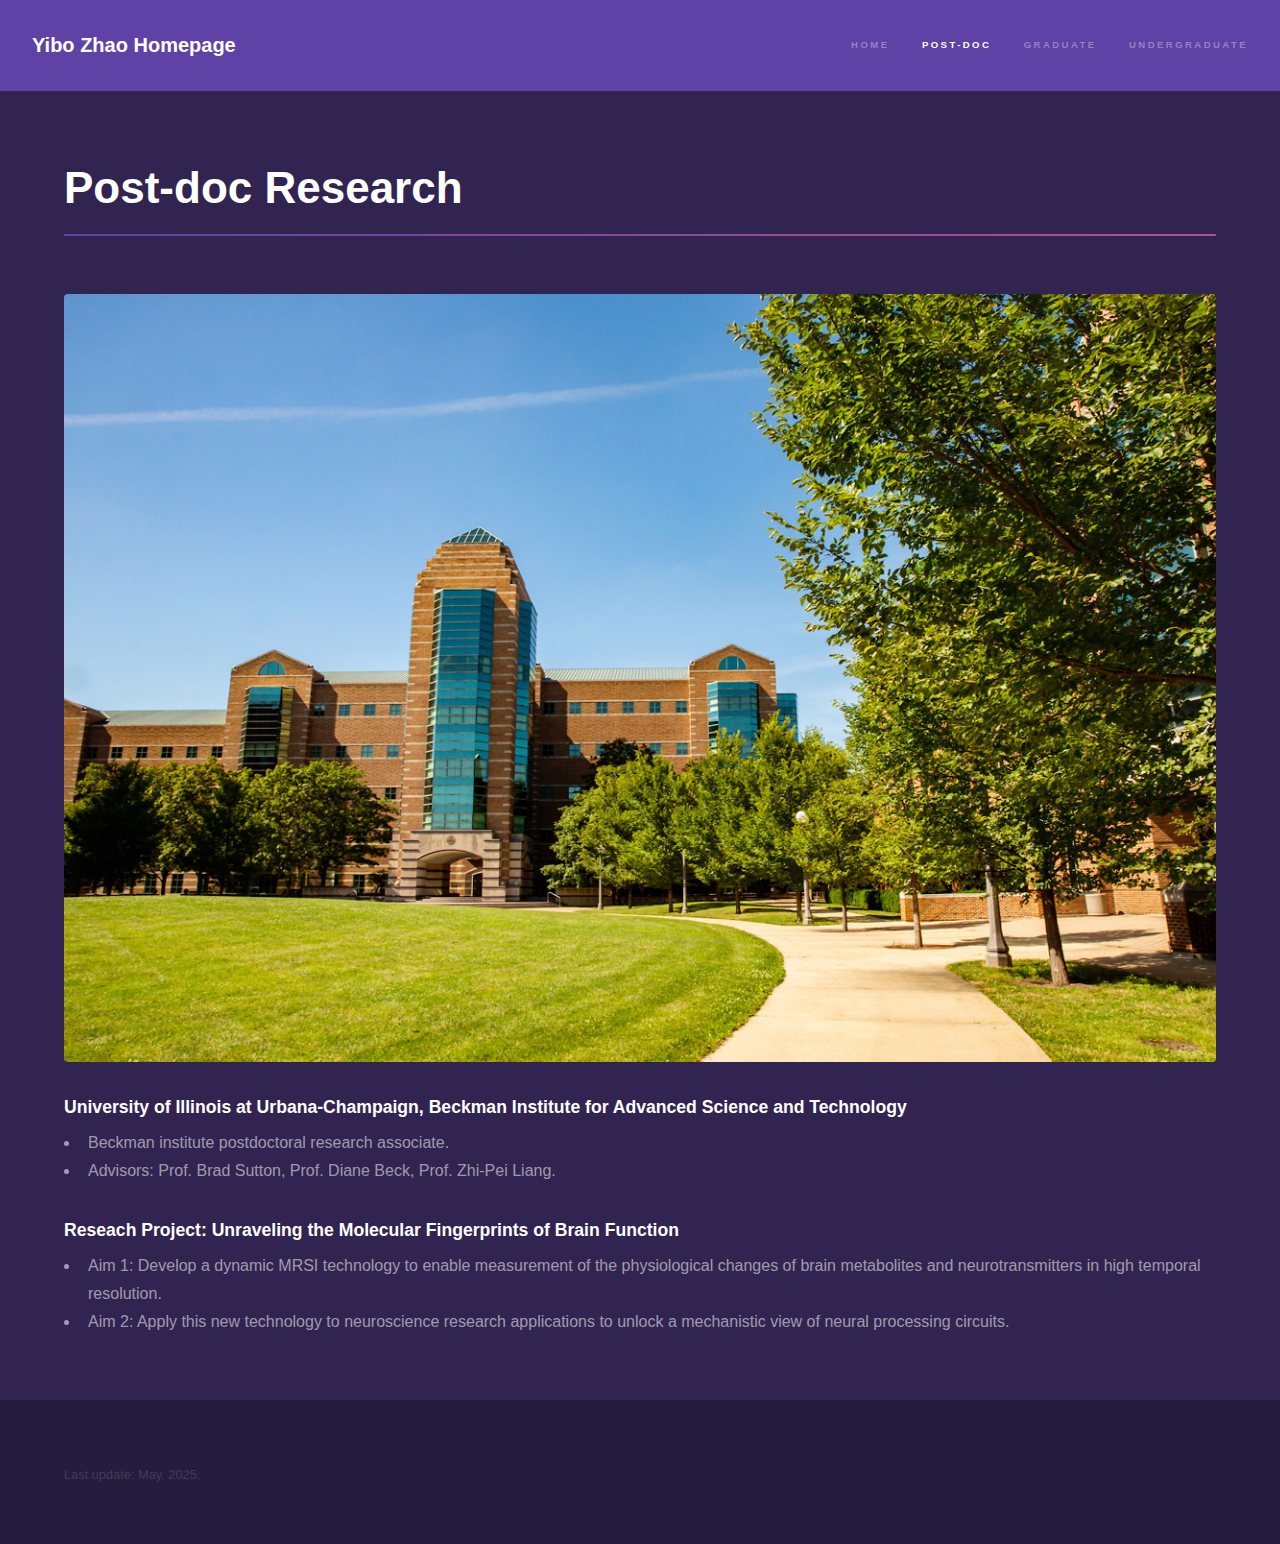
<file: postdoc.html>
<!DOCTYPE HTML>
<!--
	Hyperspace by HTML5 UP
	html5up.net | @ajlkn
	Free for personal and commercial use under the CCA 3.0 license (html5up.net/license)
-->
<html>
	<head>
		<title>Yibo Zhao - Postdoc</title>
		<meta charset="utf-8" />
		<meta name="viewport" content="width=device-width, initial-scale=1, user-scalable=no" />
		<link rel="stylesheet" href="assets/css/main.css" />
		<noscript><link rel="stylesheet" href="assets/css/noscript.css" /></noscript>
	</head>
	<body class="is-preload">

		<!-- Header -->
			<header id="header">
				<a href="index.html" class="title">Yibo Zhao Homepage</a>
				<nav>
					<ul>
						<li><a href="index.html">Home</a></li>
						<li><a href="postdoc.html" class="active">Post-doc</a></li>
						<li><a href="graduate.html">Graduate</a></li>
						<li><a href="undergraduate.html">Undergraduate</a></li>
						<!--<li><a href="elements.html">Elements</a></li> -->
					</ul>
				</nav>
			</header>

		<!-- Wrapper -->
			<div id="wrapper">

				<!-- Main -->
					<section id="main" class="wrapper">
						<div class="inner">
							<h1 class="major">Post-doc Research</h1>
							<span class="image fit"><img src="images/UIUC-Beckman.jpg" alt="" /></span>
							<!-- <span style="margin-top:1cm;" class="image right"><img src="images/YiboZhao3-new.jpg" alt=""/></span> -->
							<h3>University of Illinois at Urbana-Champaign, Beckman Institute for Advanced Science and Technology</h3>
							<ul>
								<li>Beckman institute postdoctoral research associate.</li>
								<li>Advisors: Prof. Brad Sutton, Prof. Diane Beck, Prof. Zhi-Pei Liang.</li>
							</ul>
							<h3>Reseach Project: Unraveling the Molecular Fingerprints of Brain Function</h3>
							<ul>
								<li>Aim 1: Develop a dynamic MRSI technology to enable measurement of the physiological changes of brain metabolites and neurotransmitters in high temporal resolution.</li>
								<li>Aim 2: Apply this new technology to neuroscience research applications to unlock a mechanistic view of neural processing circuits.</li>
							</ul>
						</div>
					</section>

			</div>

		<!-- Footer -->
			<footer id="footer" class="wrapper alt">
				<div class="inner">
					<ul class="menu">
						<li>Last update: May. 2025.</li>
					</ul>
				</div>
			</footer>

		<!-- Scripts -->
			<script src="assets/js/jquery.min.js"></script>
			<script src="assets/js/jquery.scrollex.min.js"></script>
			<script src="assets/js/jquery.scrolly.min.js"></script>
			<script src="assets/js/browser.min.js"></script>
			<script src="assets/js/breakpoints.min.js"></script>
			<script src="assets/js/util.js"></script>
			<script src="assets/js/main.js"></script>

	</body>
</html>
</file>
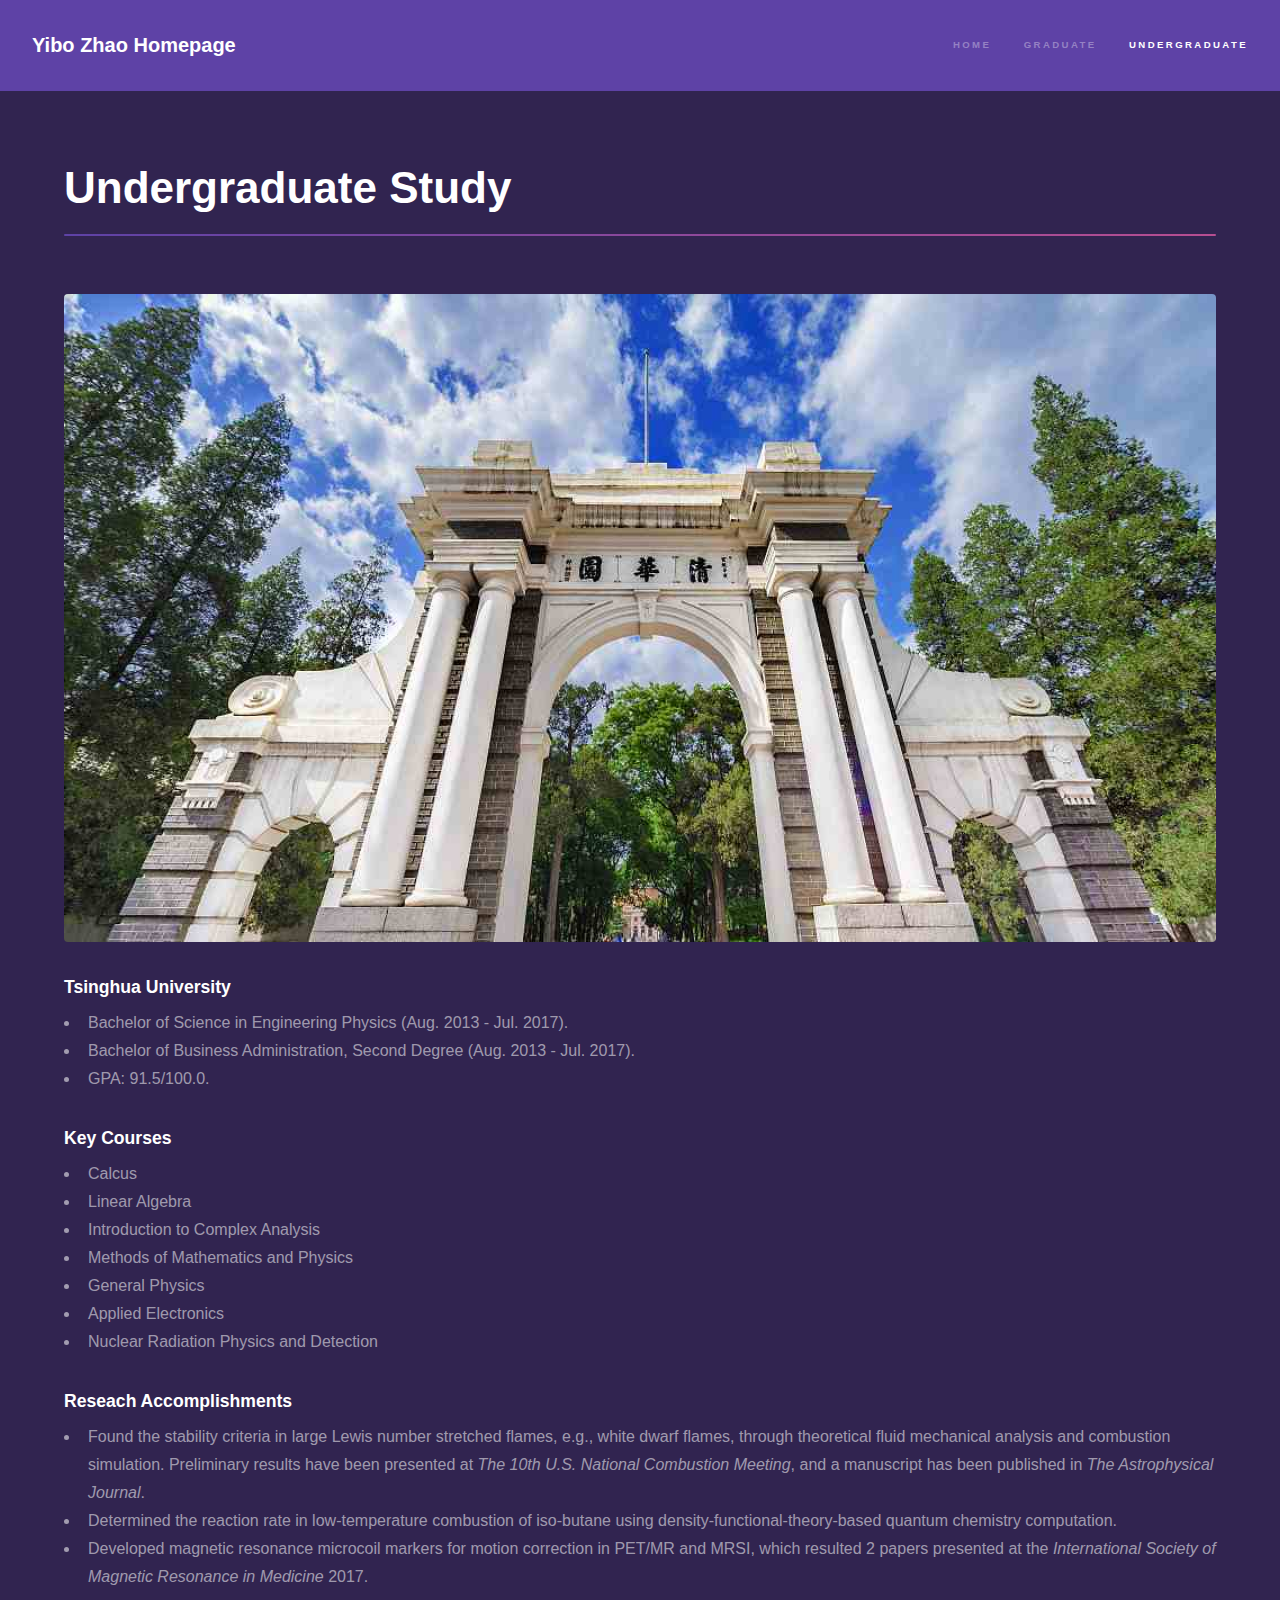
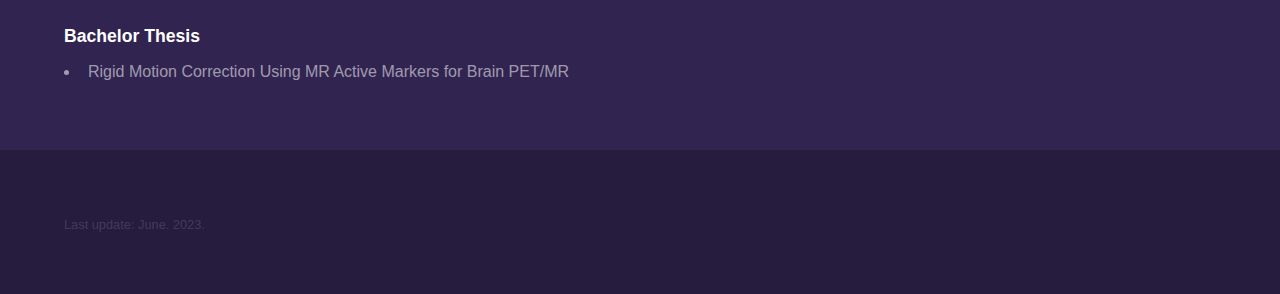
<file: undergraduate.html>
<!DOCTYPE HTML>
<!--
	Hyperspace by HTML5 UP
	html5up.net | @ajlkn
	Free for personal and commercial use under the CCA 3.0 license (html5up.net/license)
-->
<html>
	<head>
		<title>Yibo Zhao - Undergraduate</title>
		<meta charset="utf-8" />
		<meta name="viewport" content="width=device-width, initial-scale=1, user-scalable=no" />
		<link rel="stylesheet" href="assets/css/main.css" />
		<noscript><link rel="stylesheet" href="assets/css/noscript.css" /></noscript>
	</head>
	<body class="is-preload">

		<!-- Header -->
			<header id="header">
				<a href="index.html" class="title">Yibo Zhao Homepage</a>
				<nav>
					<ul>
						<li><a href="index.html">Home</a></li>
						<li><a href="graduate.html">Graduate</a></li>
						<li><a href="undergraduate.html" class="active">Undergraduate</a></li>
						<!--<li><a href="elements.html">Elements</a></li> -->
					</ul>
				</nav>
			</header>

		<!-- Wrapper -->
			<div id="wrapper">

				<!-- Main -->
					<section id="main" class="wrapper">
						<div class="inner">
							<h1 class="major">Undergraduate Study</h1>
							<span class="image fit"><img src="images/Tsinghua.jpg" alt="" /></span>
							<!-- <span style="margin-top:1cm;" class="image right"><img src="images/YiboZhao4.jpg" alt=""/></span> -->
							<h3>Tsinghua University</h3>
							<ul>
								<li>Bachelor of Science in Engineering Physics (Aug. 2013 - Jul. 2017).</li>
								<li>Bachelor of Business Administration, Second Degree (Aug. 2013 - Jul. 2017).</li>
								<li>GPA: 91.5/100.0.</li>
							</ul>
							<h3>Key Courses</h3>
							<ul>
								<li>Calcus</li>
								<li>Linear Algebra</li>
								<li>Introduction to Complex Analysis</li>
								<li>Methods of Mathematics and Physics</li>
								<li>General Physics</li>
								<li>Applied Electronics</li>
								<li>Nuclear Radiation Physics and Detection</li>
							</ul>
							<h3>Reseach Accomplishments</h3>
							<ul>
								<li>Found the stability criteria in large Lewis number stretched flames, e.g., white dwarf flames, through theoretical fluid mechanical analysis and combustion simulation. Preliminary results have been presented at <i>The 10th U.S. National Combustion Meeting</i>, and a manuscript has been published in <i>The Astrophysical Journal</i>.</li>
								<li>Determined the reaction rate in low-temperature combustion of iso-butane using density-functional-theory-based quantum chemistry computation.</li>
								<li>Developed magnetic resonance microcoil markers for motion correction in PET/MR and MRSI, which resulted 2 papers presented at the <i>International Society of Magnetic Resonance in Medicine</i> 2017.</li>
							</ul>
							<h3>Bachelor Thesis</h3>
							<ul>
								<li>Rigid Motion Correction Using MR Active Markers for Brain PET/MR</li>
							</ul>
						</div>
					</section>

			</div>

		<!-- Footer -->
			<footer id="footer" class="wrapper alt">
				<div class="inner">
					<ul class="menu">
						<li>Last update: June. 2023.</li>
					</ul>
				</div>
			</footer>

		<!-- Scripts -->
			<script src="assets/js/jquery.min.js"></script>
			<script src="assets/js/jquery.scrollex.min.js"></script>
			<script src="assets/js/jquery.scrolly.min.js"></script>
			<script src="assets/js/browser.min.js"></script>
			<script src="assets/js/breakpoints.min.js"></script>
			<script src="assets/js/util.js"></script>
			<script src="assets/js/main.js"></script>

	</body>
</html>
</file>
<file: assets/css/noscript.css>
/*
	Hyperspace by HTML5 UP
	html5up.net | @ajlkn
	Free for personal and commercial use under the CCA 3.0 license (html5up.net/license)
*/

/* Spotlights */

	.spotlights > section > .image:before {
		opacity: 0 !important;
	}

	.spotlights > section > .content > .inner {
		-moz-transform: none !important;
		-webkit-transform: none !important;
		-ms-transform: none !important;
		transform: none !important;
		opacity: 1 !important;
	}

/* Wrapper */

	.wrapper > .inner {
		opacity: 1 !important;
		-moz-transform: none !important;
		-webkit-transform: none !important;
		-ms-transform: none !important;
		transform: none !important;
	}

/* Sidebar */

	#sidebar > .inner {
		opacity: 1 !important;
	}

	#sidebar nav > ul > li {
		-moz-transform: none !important;
		-webkit-transform: none !important;
		-ms-transform: none !important;
		transform: none !important;
		opacity: 1 !important;
	}
</file>
<file: assets/css/main.css>
@import url(fontawesome-all.min.css);

/*
	Hyperspace by HTML5 UP
	html5up.net | @ajlkn
	Free for personal and commercial use under the CCA 3.0 license (html5up.net/license)
*/

html, body, div, span, applet, object,
iframe, h1, h2, h3, h4, h5, h6, p, blockquote,
pre, a, abbr, acronym, address, big, cite,
code, del, dfn, em, img, ins, kbd, q, s, samp,
small, strike, strong, sub, sup, tt, var, b,
u, i, center, dl, dt, dd, ol, ul, li, fieldset,
form, label, legend, table, caption, tbody,
tfoot, thead, tr, th, td, article, aside,
canvas, details, embed, figure, figcaption,
footer, header, hgroup, menu, nav, output, ruby,
section, summary, time, mark, audio, video {
	margin: 0;
	padding: 0;
	border: 0;
	font-size: 100%;
	font: inherit;
	vertical-align: baseline;}

article, aside, details, figcaption, figure,
footer, header, hgroup, menu, nav, section {
	display: block;}

body {
	line-height: 1;
}

ol, ul {
	list-style: none;
}

blockquote, q {
	quotes: none;
}

	blockquote:before, blockquote:after, q:before, q:after {
		content: '';
		content: none;
	}

table {
	border-collapse: collapse;
	border-spacing: 0;
}

body {
	-webkit-text-size-adjust: none;
}

mark {
	background-color: transparent;
	color: inherit;
}

input::-moz-focus-inner {
	border: 0;
	padding: 0;
}

input, select, textarea {
	-moz-appearance: none;
	-webkit-appearance: none;
	-ms-appearance: none;
	appearance: none;
}

/* Basic */

	@-ms-viewport {
		width: device-width;
	}

	body {
		-ms-overflow-style: scrollbar;
	}

	@media screen and (max-width: 480px) {

		html, body {
			min-width: 320px;
		}

	}

	html {
		box-sizing: border-box;
	}

	*, *:before, *:after {
		box-sizing: inherit;
	}

	body {
		background: #312450;
	}

		body.is-preload *, body.is-preload *:before, body.is-preload *:after {
			-moz-animation: none !important;
			-webkit-animation: none !important;
			-ms-animation: none !important;
			animation: none !important;
			-moz-transition: none !important;
			-webkit-transition: none !important;
			-ms-transition: none !important;
			transition: none !important;
		}

/* Type */

	body, input, select, textarea {
		color: rgba(255, 255, 255, 0.55);
		font-family: Arial, Helvetica, sans-serif;
		font-size: 16.5pt;
		font-weight: normal;
		line-height: 1.75;
	}

		@media screen and (max-width: 1680px) {

			body, input, select, textarea {
				font-size: 13pt;
			}

		}

		@media screen and (max-width: 1280px) {

			body, input, select, textarea {
				font-size: 12pt;
			}

		}

		@media screen and (max-width: 360px) {

			body, input, select, textarea {
				font-size: 11pt;
			}

		}

	a {
		-moz-transition: color 0.2s ease, border-bottom-color 0.2s ease;
		-webkit-transition: color 0.2s ease, border-bottom-color 0.2s ease;
		-ms-transition: color 0.2s ease, border-bottom-color 0.2s ease;
		transition: color 0.2s ease, border-bottom-color 0.2s ease;
		border-bottom: dotted 1px rgba(255, 255, 255, 0.35);
		color: inherit;
		text-decoration: none;
	}

		a:hover {
			border-bottom-color: transparent;
			color: #ffffff;
		}

	strong, b {
		color: #ffffff;
		font-weight: bold;
	}

	em, i {
		font-style: italic;
	}

	p {
		margin: 0 0 2em 0;
	}

	h1, h2, h3, h4, h5, h6 {
		color: #ffffff;
		font-weight: bold;
		line-height: 1.5;
		margin: 0 0 0.5em 0;
	}

		h1 a, h2 a, h3 a, h4 a, h5 a, h6 a {
			color: inherit;
			text-decoration: none;
		}

	h1 {
		font-size: 2.75em;
	}

		h1.major {
			margin: 0 0 1.3em 0;
			position: relative;
			padding-bottom: 0.35em;
		}

			h1.major:after {
				background-image: -moz-linear-gradient(to right, #5e42a6, #b74e91);
				background-image: -webkit-linear-gradient(to right, #5e42a6, #b74e91);
				background-image: -ms-linear-gradient(to right, #5e42a6, #b74e91);
				background-image: linear-gradient(to right, #5e42a6, #b74e91);
				-moz-transition: max-width 0.2s ease;
				-webkit-transition: max-width 0.2s ease;
				-ms-transition: max-width 0.2s ease;
				transition: max-width 0.2s ease;
				border-radius: 0.2em;
				bottom: 0;
				content: '';
				height: 0.05em;
				position: absolute;
				right: 0;
				width: 100%;
			}

	h2 {
		font-size: 1.75em;
	}

	h3 {
		font-size: 1.1em;
	}

	h4 {
		font-size: 1em;
	}

	h5 {
		font-size: 0.8em;
	}

	h6 {
		font-size: 0.6em;
	}

	@media screen and (max-width: 736px) {

		h1 {
			font-size: 2em;
		}

		h2 {
			font-size: 1.25em;
		}

		h3 {
			font-size: 1em;
		}

		h4 {
			font-size: 0.8em;
		}

		h5 {
			font-size: 0.6em;
		}

		h6 {
			font-size: 0.6em;
		}

	}

	sub {
		font-size: 0.8em;
		position: relative;
		top: 0.5em;
	}

	sup {
		font-size: 0.8em;
		position: relative;
		top: -0.5em;
	}

	blockquote {
		border-left: solid 4px rgba(255, 255, 255, 0.15);
		font-style: italic;
		margin: 0 0 2em 0;
		padding: 0.5em 0 0.5em 2em;
	}

	code {
		background: rgba(255, 255, 255, 0.05);
		border-radius: 0.25em;
		border: solid 1px rgba(255, 255, 255, 0.15);
		font-family: "Courier New", monospace;
		font-size: 0.9em;
		margin: 0 0.25em;
		padding: 0.25em 0.65em;
	}

	pre {
		-webkit-overflow-scrolling: touch;
		font-family: "Courier New", monospace;
		font-size: 0.9em;
		margin: 0 0 2em 0;
	}

		pre code {
			display: block;
			line-height: 1.75em;
			padding: 1em 1.5em;
			overflow-x: auto;
		}

	hr {
		border: 0;
		border-bottom: solid 1px rgba(255, 255, 255, 0.15);
		margin: 2em 0;
	}

		hr.major {
			margin: 3em 0;
		}

	.align-left {
		text-align: left;
	}

	.align-center {
		text-align: center;
	}

	.align-right {
		text-align: right;
	}

/* Row */

	.row {
		display: flex;
		flex-wrap: wrap;
		box-sizing: border-box;
		align-items: stretch;
	}

		.row > * {
			box-sizing: border-box;
		}

		.row.gtr-uniform > * > :last-child {
			margin-bottom: 0;
		}

		.row.aln-left {
			justify-content: flex-start;
		}

		.row.aln-center {
			justify-content: center;
		}

		.row.aln-right {
			justify-content: flex-end;
		}

		.row.aln-top {
			align-items: flex-start;
		}

		.row.aln-middle {
			align-items: center;
		}

		.row.aln-bottom {
			align-items: flex-end;
		}

		.row > .imp {
			order: -1;
		}

		.row > .col-1 {
			width: 8.33333%;
		}

		.row > .off-1 {
			margin-left: 8.33333%;
		}

		.row > .col-2 {
			width: 16.66667%;
		}

		.row > .off-2 {
			margin-left: 16.66667%;
		}

		.row > .col-3 {
			width: 25%;
		}

		.row > .off-3 {
			margin-left: 25%;
		}

		.row > .col-4 {
			width: 33.33333%;
		}

		.row > .off-4 {
			margin-left: 33.33333%;
		}

		.row > .col-5 {
			width: 41.66667%;
		}

		.row > .off-5 {
			margin-left: 41.66667%;
		}

		.row > .col-6 {
			width: 50%;
		}

		.row > .off-6 {
			margin-left: 50%;
		}

		.row > .col-7 {
			width: 58.33333%;
		}

		.row > .off-7 {
			margin-left: 58.33333%;
		}

		.row > .col-8 {
			width: 66.66667%;
		}

		.row > .off-8 {
			margin-left: 66.66667%;
		}

		.row > .col-9 {
			width: 75%;
		}

		.row > .off-9 {
			margin-left: 75%;
		}

		.row > .col-10 {
			width: 83.33333%;
		}

		.row > .off-10 {
			margin-left: 83.33333%;
		}

		.row > .col-11 {
			width: 91.66667%;
		}

		.row > .off-11 {
			margin-left: 91.66667%;
		}

		.row > .col-12 {
			width: 100%;
		}

		.row > .off-12 {
			margin-left: 100%;
		}

		.row.gtr-0 {
			margin-top: 0;
			margin-left: 0em;
		}

			.row.gtr-0 > * {
				padding: 0 0 0 0em;
			}

			.row.gtr-0.gtr-uniform {
				margin-top: 0em;
			}

				.row.gtr-0.gtr-uniform > * {
					padding-top: 0em;
				}

		.row.gtr-25 {
			margin-top: 0;
			margin-left: -0.375em;
		}

			.row.gtr-25 > * {
				padding: 0 0 0 0.375em;
			}

			.row.gtr-25.gtr-uniform {
				margin-top: -0.375em;
			}

				.row.gtr-25.gtr-uniform > * {
					padding-top: 0.375em;
				}

		.row.gtr-50 {
			margin-top: 0;
			margin-left: -0.75em;
		}

			.row.gtr-50 > * {
				padding: 0 0 0 0.75em;
			}

			.row.gtr-50.gtr-uniform {
				margin-top: -0.75em;
			}

				.row.gtr-50.gtr-uniform > * {
					padding-top: 0.75em;
				}

		.row {
			margin-top: 0;
			margin-left: -1.5em;
		}

			.row > * {
				padding: 0 0 0 1.5em;
			}

			.row.gtr-uniform {
				margin-top: -1.5em;
			}

				.row.gtr-uniform > * {
					padding-top: 1.5em;
				}

		.row.gtr-150 {
			margin-top: 0;
			margin-left: -2.25em;
		}

			.row.gtr-150 > * {
				padding: 0 0 0 2.25em;
			}

			.row.gtr-150.gtr-uniform {
				margin-top: -2.25em;
			}

				.row.gtr-150.gtr-uniform > * {
					padding-top: 2.25em;
				}

		.row.gtr-200 {
			margin-top: 0;
			margin-left: -3em;
		}

			.row.gtr-200 > * {
				padding: 0 0 0 3em;
			}

			.row.gtr-200.gtr-uniform {
				margin-top: -3em;
			}

				.row.gtr-200.gtr-uniform > * {
					padding-top: 3em;
				}

		@media screen and (max-width: 1680px) {

			.row {
				display: flex;
				flex-wrap: wrap;
				box-sizing: border-box;
				align-items: stretch;
			}

				.row > * {
					box-sizing: border-box;
				}

				.row.gtr-uniform > * > :last-child {
					margin-bottom: 0;
				}

				.row.aln-left {
					justify-content: flex-start;
				}

				.row.aln-center {
					justify-content: center;
				}

				.row.aln-right {
					justify-content: flex-end;
				}

				.row.aln-top {
					align-items: flex-start;
				}

				.row.aln-middle {
					align-items: center;
				}

				.row.aln-bottom {
					align-items: flex-end;
				}

				.row > .imp-xlarge {
					order: -1;
				}

				.row > .col-1-xlarge {
					width: 8.33333%;
				}

				.row > .off-1-xlarge {
					margin-left: 8.33333%;
				}

				.row > .col-2-xlarge {
					width: 16.66667%;
				}

				.row > .off-2-xlarge {
					margin-left: 16.66667%;
				}

				.row > .col-3-xlarge {
					width: 25%;
				}

				.row > .off-3-xlarge {
					margin-left: 25%;
				}

				.row > .col-4-xlarge {
					width: 33.33333%;
				}

				.row > .off-4-xlarge {
					margin-left: 33.33333%;
				}

				.row > .col-5-xlarge {
					width: 41.66667%;
				}

				.row > .off-5-xlarge {
					margin-left: 41.66667%;
				}

				.row > .col-6-xlarge {
					width: 50%;
				}

				.row > .off-6-xlarge {
					margin-left: 50%;
				}

				.row > .col-7-xlarge {
					width: 58.33333%;
				}

				.row > .off-7-xlarge {
					margin-left: 58.33333%;
				}

				.row > .col-8-xlarge {
					width: 66.66667%;
				}

				.row > .off-8-xlarge {
					margin-left: 66.66667%;
				}

				.row > .col-9-xlarge {
					width: 75%;
				}

				.row > .off-9-xlarge {
					margin-left: 75%;
				}

				.row > .col-10-xlarge {
					width: 83.33333%;
				}

				.row > .off-10-xlarge {
					margin-left: 83.33333%;
				}

				.row > .col-11-xlarge {
					width: 91.66667%;
				}

				.row > .off-11-xlarge {
					margin-left: 91.66667%;
				}

				.row > .col-12-xlarge {
					width: 100%;
				}

				.row > .off-12-xlarge {
					margin-left: 100%;
				}

				.row.gtr-0 {
					margin-top: 0;
					margin-left: 0em;
				}

					.row.gtr-0 > * {
						padding: 0 0 0 0em;
					}

					.row.gtr-0.gtr-uniform {
						margin-top: 0em;
					}

						.row.gtr-0.gtr-uniform > * {
							padding-top: 0em;
						}

				.row.gtr-25 {
					margin-top: 0;
					margin-left: -0.375em;
				}

					.row.gtr-25 > * {
						padding: 0 0 0 0.375em;
					}

					.row.gtr-25.gtr-uniform {
						margin-top: -0.375em;
					}

						.row.gtr-25.gtr-uniform > * {
							padding-top: 0.375em;
						}

				.row.gtr-50 {
					margin-top: 0;
					margin-left: -0.75em;
				}

					.row.gtr-50 > * {
						padding: 0 0 0 0.75em;
					}

					.row.gtr-50.gtr-uniform {
						margin-top: -0.75em;
					}

						.row.gtr-50.gtr-uniform > * {
							padding-top: 0.75em;
						}

				.row {
					margin-top: 0;
					margin-left: -1.5em;
				}

					.row > * {
						padding: 0 0 0 1.5em;
					}

					.row.gtr-uniform {
						margin-top: -1.5em;
					}

						.row.gtr-uniform > * {
							padding-top: 1.5em;
						}

				.row.gtr-150 {
					margin-top: 0;
					margin-left: -2.25em;
				}

					.row.gtr-150 > * {
						padding: 0 0 0 2.25em;
					}

					.row.gtr-150.gtr-uniform {
						margin-top: -2.25em;
					}

						.row.gtr-150.gtr-uniform > * {
							padding-top: 2.25em;
						}

				.row.gtr-200 {
					margin-top: 0;
					margin-left: -3em;
				}

					.row.gtr-200 > * {
						padding: 0 0 0 3em;
					}

					.row.gtr-200.gtr-uniform {
						margin-top: -3em;
					}

						.row.gtr-200.gtr-uniform > * {
							padding-top: 3em;
						}

		}

		@media screen and (max-width: 1280px) {

			.row {
				display: flex;
				flex-wrap: wrap;
				box-sizing: border-box;
				align-items: stretch;
			}

				.row > * {
					box-sizing: border-box;
				}

				.row.gtr-uniform > * > :last-child {
					margin-bottom: 0;
				}

				.row.aln-left {
					justify-content: flex-start;
				}

				.row.aln-center {
					justify-content: center;
				}

				.row.aln-right {
					justify-content: flex-end;
				}

				.row.aln-top {
					align-items: flex-start;
				}

				.row.aln-middle {
					align-items: center;
				}

				.row.aln-bottom {
					align-items: flex-end;
				}

				.row > .imp-large {
					order: -1;
				}

				.row > .col-1-large {
					width: 8.33333%;
				}

				.row > .off-1-large {
					margin-left: 8.33333%;
				}

				.row > .col-2-large {
					width: 16.66667%;
				}

				.row > .off-2-large {
					margin-left: 16.66667%;
				}

				.row > .col-3-large {
					width: 25%;
				}

				.row > .off-3-large {
					margin-left: 25%;
				}

				.row > .col-4-large {
					width: 33.33333%;
				}

				.row > .off-4-large {
					margin-left: 33.33333%;
				}

				.row > .col-5-large {
					width: 41.66667%;
				}

				.row > .off-5-large {
					margin-left: 41.66667%;
				}

				.row > .col-6-large {
					width: 50%;
				}

				.row > .off-6-large {
					margin-left: 50%;
				}

				.row > .col-7-large {
					width: 58.33333%;
				}

				.row > .off-7-large {
					margin-left: 58.33333%;
				}

				.row > .col-8-large {
					width: 66.66667%;
				}

				.row > .off-8-large {
					margin-left: 66.66667%;
				}

				.row > .col-9-large {
					width: 75%;
				}

				.row > .off-9-large {
					margin-left: 75%;
				}

				.row > .col-10-large {
					width: 83.33333%;
				}

				.row > .off-10-large {
					margin-left: 83.33333%;
				}

				.row > .col-11-large {
					width: 91.66667%;
				}

				.row > .off-11-large {
					margin-left: 91.66667%;
				}

				.row > .col-12-large {
					width: 100%;
				}

				.row > .off-12-large {
					margin-left: 100%;
				}

				.row.gtr-0 {
					margin-top: 0;
					margin-left: 0em;
				}

					.row.gtr-0 > * {
						padding: 0 0 0 0em;
					}

					.row.gtr-0.gtr-uniform {
						margin-top: 0em;
					}

						.row.gtr-0.gtr-uniform > * {
							padding-top: 0em;
						}

				.row.gtr-25 {
					margin-top: 0;
					margin-left: -0.375em;
				}

					.row.gtr-25 > * {
						padding: 0 0 0 0.375em;
					}

					.row.gtr-25.gtr-uniform {
						margin-top: -0.375em;
					}

						.row.gtr-25.gtr-uniform > * {
							padding-top: 0.375em;
						}

				.row.gtr-50 {
					margin-top: 0;
					margin-left: -0.75em;
				}

					.row.gtr-50 > * {
						padding: 0 0 0 0.75em;
					}

					.row.gtr-50.gtr-uniform {
						margin-top: -0.75em;
					}

						.row.gtr-50.gtr-uniform > * {
							padding-top: 0.75em;
						}

				.row {
					margin-top: 0;
					margin-left: -1.5em;
				}

					.row > * {
						padding: 0 0 0 1.5em;
					}

					.row.gtr-uniform {
						margin-top: -1.5em;
					}

						.row.gtr-uniform > * {
							padding-top: 1.5em;
						}

				.row.gtr-150 {
					margin-top: 0;
					margin-left: -2.25em;
				}

					.row.gtr-150 > * {
						padding: 0 0 0 2.25em;
					}

					.row.gtr-150.gtr-uniform {
						margin-top: -2.25em;
					}

						.row.gtr-150.gtr-uniform > * {
							padding-top: 2.25em;
						}

				.row.gtr-200 {
					margin-top: 0;
					margin-left: -3em;
				}

					.row.gtr-200 > * {
						padding: 0 0 0 3em;
					}

					.row.gtr-200.gtr-uniform {
						margin-top: -3em;
					}

						.row.gtr-200.gtr-uniform > * {
							padding-top: 3em;
						}

		}

		@media screen and (max-width: 980px) {

			.row {
				display: flex;
				flex-wrap: wrap;
				box-sizing: border-box;
				align-items: stretch;
			}

				.row > * {
					box-sizing: border-box;
				}

				.row.gtr-uniform > * > :last-child {
					margin-bottom: 0;
				}

				.row.aln-left {
					justify-content: flex-start;
				}

				.row.aln-center {
					justify-content: center;
				}

				.row.aln-right {
					justify-content: flex-end;
				}

				.row.aln-top {
					align-items: flex-start;
				}

				.row.aln-middle {
					align-items: center;
				}

				.row.aln-bottom {
					align-items: flex-end;
				}

				.row > .imp-medium {
					order: -1;
				}

				.row > .col-1-medium {
					width: 8.33333%;
				}

				.row > .off-1-medium {
					margin-left: 8.33333%;
				}

				.row > .col-2-medium {
					width: 16.66667%;
				}

				.row > .off-2-medium {
					margin-left: 16.66667%;
				}

				.row > .col-3-medium {
					width: 25%;
				}

				.row > .off-3-medium {
					margin-left: 25%;
				}

				.row > .col-4-medium {
					width: 33.33333%;
				}

				.row > .off-4-medium {
					margin-left: 33.33333%;
				}

				.row > .col-5-medium {
					width: 41.66667%;
				}

				.row > .off-5-medium {
					margin-left: 41.66667%;
				}

				.row > .col-6-medium {
					width: 50%;
				}

				.row > .off-6-medium {
					margin-left: 50%;
				}

				.row > .col-7-medium {
					width: 58.33333%;
				}

				.row > .off-7-medium {
					margin-left: 58.33333%;
				}

				.row > .col-8-medium {
					width: 66.66667%;
				}

				.row > .off-8-medium {
					margin-left: 66.66667%;
				}

				.row > .col-9-medium {
					width: 75%;
				}

				.row > .off-9-medium {
					margin-left: 75%;
				}

				.row > .col-10-medium {
					width: 83.33333%;
				}

				.row > .off-10-medium {
					margin-left: 83.33333%;
				}

				.row > .col-11-medium {
					width: 91.66667%;
				}

				.row > .off-11-medium {
					margin-left: 91.66667%;
				}

				.row > .col-12-medium {
					width: 100%;
				}

				.row > .off-12-medium {
					margin-left: 100%;
				}

				.row.gtr-0 {
					margin-top: 0;
					margin-left: 0em;
				}

					.row.gtr-0 > * {
						padding: 0 0 0 0em;
					}

					.row.gtr-0.gtr-uniform {
						margin-top: 0em;
					}

						.row.gtr-0.gtr-uniform > * {
							padding-top: 0em;
						}

				.row.gtr-25 {
					margin-top: 0;
					margin-left: -0.375em;
				}

					.row.gtr-25 > * {
						padding: 0 0 0 0.375em;
					}

					.row.gtr-25.gtr-uniform {
						margin-top: -0.375em;
					}

						.row.gtr-25.gtr-uniform > * {
							padding-top: 0.375em;
						}

				.row.gtr-50 {
					margin-top: 0;
					margin-left: -0.75em;
				}

					.row.gtr-50 > * {
						padding: 0 0 0 0.75em;
					}

					.row.gtr-50.gtr-uniform {
						margin-top: -0.75em;
					}

						.row.gtr-50.gtr-uniform > * {
							padding-top: 0.75em;
						}

				.row {
					margin-top: 0;
					margin-left: -1.5em;
				}

					.row > * {
						padding: 0 0 0 1.5em;
					}

					.row.gtr-uniform {
						margin-top: -1.5em;
					}

						.row.gtr-uniform > * {
							padding-top: 1.5em;
						}

				.row.gtr-150 {
					margin-top: 0;
					margin-left: -2.25em;
				}

					.row.gtr-150 > * {
						padding: 0 0 0 2.25em;
					}

					.row.gtr-150.gtr-uniform {
						margin-top: -2.25em;
					}

						.row.gtr-150.gtr-uniform > * {
							padding-top: 2.25em;
						}

				.row.gtr-200 {
					margin-top: 0;
					margin-left: -3em;
				}

					.row.gtr-200 > * {
						padding: 0 0 0 3em;
					}

					.row.gtr-200.gtr-uniform {
						margin-top: -3em;
					}

						.row.gtr-200.gtr-uniform > * {
							padding-top: 3em;
						}

		}

		@media screen and (max-width: 736px) {

			.row {
				display: flex;
				flex-wrap: wrap;
				box-sizing: border-box;
				align-items: stretch;
			}

				.row > * {
					box-sizing: border-box;
				}

				.row.gtr-uniform > * > :last-child {
					margin-bottom: 0;
				}

				.row.aln-left {
					justify-content: flex-start;
				}

				.row.aln-center {
					justify-content: center;
				}

				.row.aln-right {
					justify-content: flex-end;
				}

				.row.aln-top {
					align-items: flex-start;
				}

				.row.aln-middle {
					align-items: center;
				}

				.row.aln-bottom {
					align-items: flex-end;
				}

				.row > .imp-small {
					order: -1;
				}

				.row > .col-1-small {
					width: 8.33333%;
				}

				.row > .off-1-small {
					margin-left: 8.33333%;
				}

				.row > .col-2-small {
					width: 16.66667%;
				}

				.row > .off-2-small {
					margin-left: 16.66667%;
				}

				.row > .col-3-small {
					width: 25%;
				}

				.row > .off-3-small {
					margin-left: 25%;
				}

				.row > .col-4-small {
					width: 33.33333%;
				}

				.row > .off-4-small {
					margin-left: 33.33333%;
				}

				.row > .col-5-small {
					width: 41.66667%;
				}

				.row > .off-5-small {
					margin-left: 41.66667%;
				}

				.row > .col-6-small {
					width: 50%;
				}

				.row > .off-6-small {
					margin-left: 50%;
				}

				.row > .col-7-small {
					width: 58.33333%;
				}

				.row > .off-7-small {
					margin-left: 58.33333%;
				}

				.row > .col-8-small {
					width: 66.66667%;
				}

				.row > .off-8-small {
					margin-left: 66.66667%;
				}

				.row > .col-9-small {
					width: 75%;
				}

				.row > .off-9-small {
					margin-left: 75%;
				}

				.row > .col-10-small {
					width: 83.33333%;
				}

				.row > .off-10-small {
					margin-left: 83.33333%;
				}

				.row > .col-11-small {
					width: 91.66667%;
				}

				.row > .off-11-small {
					margin-left: 91.66667%;
				}

				.row > .col-12-small {
					width: 100%;
				}

				.row > .off-12-small {
					margin-left: 100%;
				}

				.row.gtr-0 {
					margin-top: 0;
					margin-left: 0em;
				}

					.row.gtr-0 > * {
						padding: 0 0 0 0em;
					}

					.row.gtr-0.gtr-uniform {
						margin-top: 0em;
					}

						.row.gtr-0.gtr-uniform > * {
							padding-top: 0em;
						}

				.row.gtr-25 {
					margin-top: 0;
					margin-left: -0.375em;
				}

					.row.gtr-25 > * {
						padding: 0 0 0 0.375em;
					}

					.row.gtr-25.gtr-uniform {
						margin-top: -0.375em;
					}

						.row.gtr-25.gtr-uniform > * {
							padding-top: 0.375em;
						}

				.row.gtr-50 {
					margin-top: 0;
					margin-left: -0.75em;
				}

					.row.gtr-50 > * {
						padding: 0 0 0 0.75em;
					}

					.row.gtr-50.gtr-uniform {
						margin-top: -0.75em;
					}

						.row.gtr-50.gtr-uniform > * {
							padding-top: 0.75em;
						}

				.row {
					margin-top: 0;
					margin-left: -1.5em;
				}

					.row > * {
						padding: 0 0 0 1.5em;
					}

					.row.gtr-uniform {
						margin-top: -1.5em;
					}

						.row.gtr-uniform > * {
							padding-top: 1.5em;
						}

				.row.gtr-150 {
					margin-top: 0;
					margin-left: -2.25em;
				}

					.row.gtr-150 > * {
						padding: 0 0 0 2.25em;
					}

					.row.gtr-150.gtr-uniform {
						margin-top: -2.25em;
					}

						.row.gtr-150.gtr-uniform > * {
							padding-top: 2.25em;
						}

				.row.gtr-200 {
					margin-top: 0;
					margin-left: -3em;
				}

					.row.gtr-200 > * {
						padding: 0 0 0 3em;
					}

					.row.gtr-200.gtr-uniform {
						margin-top: -3em;
					}

						.row.gtr-200.gtr-uniform > * {
							padding-top: 3em;
						}

		}

		@media screen and (max-width: 480px) {

			.row {
				display: flex;
				flex-wrap: wrap;
				box-sizing: border-box;
				align-items: stretch;
			}

				.row > * {
					box-sizing: border-box;
				}

				.row.gtr-uniform > * > :last-child {
					margin-bottom: 0;
				}

				.row.aln-left {
					justify-content: flex-start;
				}

				.row.aln-center {
					justify-content: center;
				}

				.row.aln-right {
					justify-content: flex-end;
				}

				.row.aln-top {
					align-items: flex-start;
				}

				.row.aln-middle {
					align-items: center;
				}

				.row.aln-bottom {
					align-items: flex-end;
				}

				.row > .imp-xsmall {
					order: -1;
				}

				.row > .col-1-xsmall {
					width: 8.33333%;
				}

				.row > .off-1-xsmall {
					margin-left: 8.33333%;
				}

				.row > .col-2-xsmall {
					width: 16.66667%;
				}

				.row > .off-2-xsmall {
					margin-left: 16.66667%;
				}

				.row > .col-3-xsmall {
					width: 25%;
				}

				.row > .off-3-xsmall {
					margin-left: 25%;
				}

				.row > .col-4-xsmall {
					width: 33.33333%;
				}

				.row > .off-4-xsmall {
					margin-left: 33.33333%;
				}

				.row > .col-5-xsmall {
					width: 41.66667%;
				}

				.row > .off-5-xsmall {
					margin-left: 41.66667%;
				}

				.row > .col-6-xsmall {
					width: 50%;
				}

				.row > .off-6-xsmall {
					margin-left: 50%;
				}

				.row > .col-7-xsmall {
					width: 58.33333%;
				}

				.row > .off-7-xsmall {
					margin-left: 58.33333%;
				}

				.row > .col-8-xsmall {
					width: 66.66667%;
				}

				.row > .off-8-xsmall {
					margin-left: 66.66667%;
				}

				.row > .col-9-xsmall {
					width: 75%;
				}

				.row > .off-9-xsmall {
					margin-left: 75%;
				}

				.row > .col-10-xsmall {
					width: 83.33333%;
				}

				.row > .off-10-xsmall {
					margin-left: 83.33333%;
				}

				.row > .col-11-xsmall {
					width: 91.66667%;
				}

				.row > .off-11-xsmall {
					margin-left: 91.66667%;
				}

				.row > .col-12-xsmall {
					width: 100%;
				}

				.row > .off-12-xsmall {
					margin-left: 100%;
				}

				.row.gtr-0 {
					margin-top: 0;
					margin-left: 0em;
				}

					.row.gtr-0 > * {
						padding: 0 0 0 0em;
					}

					.row.gtr-0.gtr-uniform {
						margin-top: 0em;
					}

						.row.gtr-0.gtr-uniform > * {
							padding-top: 0em;
						}

				.row.gtr-25 {
					margin-top: 0;
					margin-left: -0.375em;
				}

					.row.gtr-25 > * {
						padding: 0 0 0 0.375em;
					}

					.row.gtr-25.gtr-uniform {
						margin-top: -0.375em;
					}

						.row.gtr-25.gtr-uniform > * {
							padding-top: 0.375em;
						}

				.row.gtr-50 {
					margin-top: 0;
					margin-left: -0.75em;
				}

					.row.gtr-50 > * {
						padding: 0 0 0 0.75em;
					}

					.row.gtr-50.gtr-uniform {
						margin-top: -0.75em;
					}

						.row.gtr-50.gtr-uniform > * {
							padding-top: 0.75em;
						}

				.row {
					margin-top: 0;
					margin-left: -1.5em;
				}

					.row > * {
						padding: 0 0 0 1.5em;
					}

					.row.gtr-uniform {
						margin-top: -1.5em;
					}

						.row.gtr-uniform > * {
							padding-top: 1.5em;
						}

				.row.gtr-150 {
					margin-top: 0;
					margin-left: -2.25em;
				}

					.row.gtr-150 > * {
						padding: 0 0 0 2.25em;
					}

					.row.gtr-150.gtr-uniform {
						margin-top: -2.25em;
					}

						.row.gtr-150.gtr-uniform > * {
							padding-top: 2.25em;
						}

				.row.gtr-200 {
					margin-top: 0;
					margin-left: -3em;
				}

					.row.gtr-200 > * {
						padding: 0 0 0 3em;
					}

					.row.gtr-200.gtr-uniform {
						margin-top: -3em;
					}

						.row.gtr-200.gtr-uniform > * {
							padding-top: 3em;
						}

		}

/* Box */

	.box {
		border-radius: 0.25em;
		border: solid 1px rgba(255, 255, 255, 0.15);
		margin-bottom: 2em;
		padding: 1.5em;
	}

		.box > :last-child,
		.box > :last-child > :last-child,
		.box > :last-child > :last-child > :last-child {
			margin-bottom: 0;
		}

		.box.alt {
			border: 0;
			border-radius: 0;
			padding: 0;
		}

/* Button */

	input[type="submit"],
	input[type="reset"],
	input[type="button"],
	button,
	.button {
		-moz-appearance: none;
		-webkit-appearance: none;
		-ms-appearance: none;
		appearance: none;
		-moz-transition: border-color 0.2s ease;
		-webkit-transition: border-color 0.2s ease;
		-ms-transition: border-color 0.2s ease;
		transition: border-color 0.2s ease;
		background-color: transparent;
		border: solid 1px !important;
		border-color: rgba(255, 255, 255, 0.15) !important;
		border-radius: 3em;
		color: #ffffff !important;
		cursor: pointer;
		display: inline-block;
		font-size: 0.6em;
		font-weight: bold;
		height: calc(4.75em + 2px);
		letter-spacing: 0.25em;
		line-height: 4.75em;
		outline: 0;
		padding: 0 3.75em;
		position: relative;
		text-align: center;
		text-decoration: none;
		text-transform: uppercase;
		white-space: nowrap;
	}

		input[type="submit"]:after,
		input[type="reset"]:after,
		input[type="button"]:after,
		button:after,
		.button:after {
			-moz-transform: scale(0.25);
			-webkit-transform: scale(0.25);
			-ms-transform: scale(0.25);
			transform: scale(0.25);
			pointer-events: none;
			-moz-transition: opacity 0.2s ease, -moz-transform 0.2s ease;
			-webkit-transition: opacity 0.2s ease, -webkit-transform 0.2s ease;
			-ms-transition: opacity 0.2s ease, -ms-transform 0.2s ease;
			transition: opacity 0.2s ease, transform 0.2s ease;
			background: #ffffff;
			border-radius: 3em;
			content: '';
			height: 100%;
			left: 0;
			opacity: 0;
			position: absolute;
			top: 0;
			width: 100%;
		}

		input[type="submit"].icon:before,
		input[type="reset"].icon:before,
		input[type="button"].icon:before,
		button.icon:before,
		.button.icon:before {
			margin-right: 0.75em;
		}

		input[type="submit"].fit,
		input[type="reset"].fit,
		input[type="button"].fit,
		button.fit,
		.button.fit {
			width: 100%;
		}

		input[type="submit"].small,
		input[type="reset"].small,
		input[type="button"].small,
		button.small,
		.button.small {
			font-size: 0.4em;
		}

		input[type="submit"].large,
		input[type="reset"].large,
		input[type="button"].large,
		button.large,
		.button.large {
			font-size: 0.8em;
		}

		input[type="submit"].primary,
		input[type="reset"].primary,
		input[type="button"].primary,
		button.primary,
		.button.primary {
			background-color: #ffffff;
			color: #312450 !important;
		}

			input[type="submit"].primary:after,
			input[type="reset"].primary:after,
			input[type="button"].primary:after,
			button.primary:after,
			.button.primary:after {
				display: none;
			}

		input[type="submit"].disabled, input[type="submit"]:disabled,
		input[type="reset"].disabled,
		input[type="reset"]:disabled,
		input[type="button"].disabled,
		input[type="button"]:disabled,
		button.disabled,
		button:disabled,
		.button.disabled,
		.button:disabled {
			cursor: default;
			opacity: 0.5;
			pointer-events: none;
		}

		input[type="submit"]:hover,
		input[type="reset"]:hover,
		input[type="button"]:hover,
		button:hover,
		.button:hover {
			border-color: rgba(255, 255, 255, 0.55) !important;
		}

			input[type="submit"]:hover:after,
			input[type="reset"]:hover:after,
			input[type="button"]:hover:after,
			button:hover:after,
			.button:hover:after {
				opacity: 0.05;
				-moz-transform: scale(1);
				-webkit-transform: scale(1);
				-ms-transform: scale(1);
				transform: scale(1);
			}

			input[type="submit"]:hover:active,
			input[type="reset"]:hover:active,
			input[type="button"]:hover:active,
			button:hover:active,
			.button:hover:active {
				border-color: #ffffff !important;
			}

				input[type="submit"]:hover:active:after,
				input[type="reset"]:hover:active:after,
				input[type="button"]:hover:active:after,
				button:hover:active:after,
				.button:hover:active:after {
					opacity: 0.1;
				}

/* Features */

	.features {
		display: -moz-flex;
		display: -webkit-flex;
		display: -ms-flex;
		display: flex;
		-moz-flex-wrap: wrap;
		-webkit-flex-wrap: wrap;
		-ms-flex-wrap: wrap;
		flex-wrap: wrap;
		border-radius: 0.25em;
		border: solid 1px rgba(255, 255, 255, 0.15);
		background: rgba(255, 255, 255, 0.05);
		margin: 0 0 2em 0;
	}

		.features section {
			padding: 3.5em 3em 1em 7em ;
			width: 50%;
			border-top: solid 1px rgba(255, 255, 255, 0.15);
			position: relative;
		}

			.features section:nth-child(-n + 2) {
				border-top-width: 0;
			}

			.features section:nth-child(2n) {
				border-left: solid 1px rgba(255, 255, 255, 0.15);
			}

			.features section .icon {
				-moz-transition: opacity 0.5s ease, -moz-transform 0.5s ease;
				-webkit-transition: opacity 0.5s ease, -webkit-transform 0.5s ease;
				-ms-transition: opacity 0.5s ease, -ms-transform 0.5s ease;
				transition: opacity 0.5s ease, transform 0.5s ease;
				-moz-transition-delay: 1s;
				-webkit-transition-delay: 1s;
				-ms-transition-delay: 1s;
				transition-delay: 1s;
				-moz-transform: scale(1);
				-webkit-transform: scale(1);
				-ms-transform: scale(1);
				transform: scale(1);
				position: absolute;
				left: 3em;
				top: 3em;
				opacity: 1;
			}

			.features section:nth-child(1) .icon {
				-moz-transition-delay: 0.15s;
				-webkit-transition-delay: 0.15s;
				-ms-transition-delay: 0.15s;
				transition-delay: 0.15s;
			}

			.features section:nth-child(2) .icon {
				-moz-transition-delay: 0.3s;
				-webkit-transition-delay: 0.3s;
				-ms-transition-delay: 0.3s;
				transition-delay: 0.3s;
			}

			.features section:nth-child(3) .icon {
				-moz-transition-delay: 0.45s;
				-webkit-transition-delay: 0.45s;
				-ms-transition-delay: 0.45s;
				transition-delay: 0.45s;
			}

			.features section:nth-child(4) .icon {
				-moz-transition-delay: 0.6s;
				-webkit-transition-delay: 0.6s;
				-ms-transition-delay: 0.6s;
				transition-delay: 0.6s;
			}

			.features section:nth-child(5) .icon {
				-moz-transition-delay: 0.75s;
				-webkit-transition-delay: 0.75s;
				-ms-transition-delay: 0.75s;
				transition-delay: 0.75s;
			}

			.features section:nth-child(6) .icon {
				-moz-transition-delay: 0.9s;
				-webkit-transition-delay: 0.9s;
				-ms-transition-delay: 0.9s;
				transition-delay: 0.9s;
			}

			.features section:nth-child(7) .icon {
				-moz-transition-delay: 1.05s;
				-webkit-transition-delay: 1.05s;
				-ms-transition-delay: 1.05s;
				transition-delay: 1.05s;
			}

			.features section:nth-child(8) .icon {
				-moz-transition-delay: 1.2s;
				-webkit-transition-delay: 1.2s;
				-ms-transition-delay: 1.2s;
				transition-delay: 1.2s;
			}

			.features section:nth-child(9) .icon {
				-moz-transition-delay: 1.35s;
				-webkit-transition-delay: 1.35s;
				-ms-transition-delay: 1.35s;
				transition-delay: 1.35s;
			}

			.features section:nth-child(10) .icon {
				-moz-transition-delay: 1.5s;
				-webkit-transition-delay: 1.5s;
				-ms-transition-delay: 1.5s;
				transition-delay: 1.5s;
			}

			.features section:nth-child(11) .icon {
				-moz-transition-delay: 1.65s;
				-webkit-transition-delay: 1.65s;
				-ms-transition-delay: 1.65s;
				transition-delay: 1.65s;
			}

			.features section:nth-child(12) .icon {
				-moz-transition-delay: 1.8s;
				-webkit-transition-delay: 1.8s;
				-ms-transition-delay: 1.8s;
				transition-delay: 1.8s;
			}

			.features section:nth-child(13) .icon {
				-moz-transition-delay: 1.95s;
				-webkit-transition-delay: 1.95s;
				-ms-transition-delay: 1.95s;
				transition-delay: 1.95s;
			}

			.features section:nth-child(14) .icon {
				-moz-transition-delay: 2.1s;
				-webkit-transition-delay: 2.1s;
				-ms-transition-delay: 2.1s;
				transition-delay: 2.1s;
			}

			.features section:nth-child(15) .icon {
				-moz-transition-delay: 2.25s;
				-webkit-transition-delay: 2.25s;
				-ms-transition-delay: 2.25s;
				transition-delay: 2.25s;
			}

			.features section:nth-child(16) .icon {
				-moz-transition-delay: 2.4s;
				-webkit-transition-delay: 2.4s;
				-ms-transition-delay: 2.4s;
				transition-delay: 2.4s;
			}

			.features section:nth-child(17) .icon {
				-moz-transition-delay: 2.55s;
				-webkit-transition-delay: 2.55s;
				-ms-transition-delay: 2.55s;
				transition-delay: 2.55s;
			}

			.features section:nth-child(18) .icon {
				-moz-transition-delay: 2.7s;
				-webkit-transition-delay: 2.7s;
				-ms-transition-delay: 2.7s;
				transition-delay: 2.7s;
			}

			.features section:nth-child(19) .icon {
				-moz-transition-delay: 2.85s;
				-webkit-transition-delay: 2.85s;
				-ms-transition-delay: 2.85s;
				transition-delay: 2.85s;
			}

			.features section:nth-child(20) .icon {
				-moz-transition-delay: 3s;
				-webkit-transition-delay: 3s;
				-ms-transition-delay: 3s;
				transition-delay: 3s;
			}

		.features.inactive section .icon {
			-moz-transform: scale(0.5);
			-webkit-transform: scale(0.5);
			-ms-transform: scale(0.5);
			transform: scale(0.5);
			opacity: 0;
		}

		@media screen and (max-width: 980px) {

			.features {
				display: block;
			}

				.features section {
					border-top-width: 1px !important;
					border-left-width: 0 !important;
					width: 100%;
				}

					.features section:first-child {
						border-top-width: 0 !important;
					}

		}

		@media screen and (max-width: 736px) {

			.features section {
				padding: 2.5em 1.5em 0.1em 5.5em ;
			}

				.features section .icon {
					left: 1.5em;
					top: 2em;
				}

		}

		@media screen and (max-width: 480px) {

			.features section {
				padding: 2em 1.5em 0.1em 1.5em ;
			}

				.features section .icon {
					left: 0;
					position: relative;
					top: 0;
				}

		}

/* Form */

	form {
		margin: 0 0 2em 0;
	}

		form > :last-child {
			margin-bottom: 0;
		}

		form > .fields {
			display: -moz-flex;
			display: -webkit-flex;
			display: -ms-flex;
			display: flex;
			-moz-flex-wrap: wrap;
			-webkit-flex-wrap: wrap;
			-ms-flex-wrap: wrap;
			flex-wrap: wrap;
			width: calc(100% + 3em);
			margin: -1.5em 0 2em -1.5em;
		}

			form > .fields > .field {
				-moz-flex-grow: 0;
				-webkit-flex-grow: 0;
				-ms-flex-grow: 0;
				flex-grow: 0;
				-moz-flex-shrink: 0;
				-webkit-flex-shrink: 0;
				-ms-flex-shrink: 0;
				flex-shrink: 0;
				padding: 1.5em 0 0 1.5em;
				width: calc(100% - 1.5em);
			}

				form > .fields > .field.half {
					width: calc(50% - 0.75em);
				}

				form > .fields > .field.third {
					width: calc(100%/3 - 0.5em);
				}

				form > .fields > .field.quarter {
					width: calc(25% - 0.375em);
				}

		@media screen and (max-width: 480px) {

			form > .fields {
				width: calc(100% + 3em);
				margin: -1.5em 0 2em -1.5em;
			}

				form > .fields > .field {
					padding: 1.5em 0 0 1.5em;
					width: calc(100% - 1.5em);
				}

					form > .fields > .field.half {
						width: calc(100% - 1.5em);
					}

					form > .fields > .field.third {
						width: calc(100% - 1.5em);
					}

					form > .fields > .field.quarter {
						width: calc(100% - 1.5em);
					}

		}

	label {
		color: #ffffff;
		font-weight: bold;
		line-height: 1.5;
		margin: 0 0 0.7em 0;
		display: block;
		font-size: 1.1em;
	}

	input[type="text"],
	input[type="password"],
	input[type="email"],
	input[type="tel"],
	select,
	textarea {
		-moz-appearance: none;
		-webkit-appearance: none;
		-ms-appearance: none;
		appearance: none;
		background: rgba(255, 255, 255, 0.05);
		border-radius: 0.25em;
		border: none;
		border: solid 1px rgba(255, 255, 255, 0.15);
		color: inherit;
		display: block;
		outline: 0;
		padding: 0 1em;
		text-decoration: none;
		width: 100%;
	}

		input[type="text"]:invalid,
		input[type="password"]:invalid,
		input[type="email"]:invalid,
		input[type="tel"]:invalid,
		select:invalid,
		textarea:invalid {
			box-shadow: none;
		}

		input[type="text"]:focus,
		input[type="password"]:focus,
		input[type="email"]:focus,
		input[type="tel"]:focus,
		select:focus,
		textarea:focus {
			border-color: #ffffff;
			box-shadow: 0 0 0 1px #ffffff;
		}

	select {
		background-image: url("data:image/svg+xml;charset=utf8,%3Csvg xmlns='http://www.w3.org/2000/svg' width='40' height='40' preserveAspectRatio='none' viewBox='0 0 40 40'%3E%3Cpath d='M9.4,12.3l10.4,10.4l10.4-10.4c0.2-0.2,0.5-0.4,0.9-0.4c0.3,0,0.6,0.1,0.9,0.4l3.3,3.3c0.2,0.2,0.4,0.5,0.4,0.9 c0,0.4-0.1,0.6-0.4,0.9L20.7,31.9c-0.2,0.2-0.5,0.4-0.9,0.4c-0.3,0-0.6-0.1-0.9-0.4L4.3,17.3c-0.2-0.2-0.4-0.5-0.4-0.9 c0-0.4,0.1-0.6,0.4-0.9l3.3-3.3c0.2-0.2,0.5-0.4,0.9-0.4S9.1,12.1,9.4,12.3z' fill='rgba(255, 255, 255, 0.15)' /%3E%3C/svg%3E");
		background-size: 1.25rem;
		background-repeat: no-repeat;
		background-position: calc(100% - 1rem) center;
		height: 2.75em;
		padding-right: 2.75em;
		text-overflow: ellipsis;
	}

		select option {
			color: #ffffff;
			background: #312450;
		}

		select:focus::-ms-value {
			background-color: transparent;
		}

		select::-ms-expand {
			display: none;
		}

	input[type="text"],
	input[type="password"],
	input[type="email"],
	select {
		height: 2.75em;
	}

	textarea {
		padding: 0.75em 1em;
	}

		body.is-ie textarea {
			min-height: 10em;
		}

	input[type="checkbox"],
	input[type="radio"] {
		-moz-appearance: none;
		-webkit-appearance: none;
		-ms-appearance: none;
		appearance: none;
		display: block;
		float: left;
		margin-right: -2em;
		opacity: 0;
		width: 1em;
		z-index: -1;
	}

		input[type="checkbox"] + label,
		input[type="radio"] + label {
			text-decoration: none;
			color: rgba(255, 255, 255, 0.55);
			cursor: pointer;
			display: inline-block;
			font-size: 1em;
			font-weight: normal;
			padding-left: 2.4em;
			padding-right: 0.75em;
			position: relative;
		}

			input[type="checkbox"] + label:before,
			input[type="radio"] + label:before {
				-moz-osx-font-smoothing: grayscale;
				-webkit-font-smoothing: antialiased;
				display: inline-block;
				font-style: normal;
				font-variant: normal;
				text-rendering: auto;
				line-height: 1;
				text-transform: none !important;
				font-family: 'Font Awesome 5 Free';
				font-weight: 900;
			}

			input[type="checkbox"] + label:before,
			input[type="radio"] + label:before {
				background: rgba(255, 255, 255, 0.05);
				border-radius: 0.25em;
				border: solid 1px rgba(255, 255, 255, 0.15);
				content: '';
				display: inline-block;
				font-size: 0.8em;
				height: 2.0625em;
				left: 0;
				line-height: 2.0625em;
				position: absolute;
				text-align: center;
				top: 0;
				width: 2.0625em;
			}

		input[type="checkbox"]:checked + label:before,
		input[type="radio"]:checked + label:before {
			background: #ffffff;
			border-color: #ffffff;
			color: #b74e91;
			content: '\f00c';
		}

		input[type="checkbox"]:focus + label:before,
		input[type="radio"]:focus + label:before {
			border-color: #ffffff;
			box-shadow: 0 0 0 1px #ffffff;
		}

	input[type="checkbox"] + label:before {
		border-radius: 0.25em;
	}

	input[type="radio"] + label:before {
		border-radius: 100%;
	}

	::-webkit-input-placeholder {
		color: rgba(255, 255, 255, 0.35) !important;
		opacity: 1.0;
	}

	:-moz-placeholder {
		color: rgba(255, 255, 255, 0.35) !important;
		opacity: 1.0;
	}

	::-moz-placeholder {
		color: rgba(255, 255, 255, 0.35) !important;
		opacity: 1.0;
	}

	:-ms-input-placeholder {
		color: rgba(255, 255, 255, 0.35) !important;
		opacity: 1.0;
	}

/* Icon */

	.icon {
		text-decoration: none;
		border-bottom: none;
		position: relative;
	}

		.icon:before {
			-moz-osx-font-smoothing: grayscale;
			-webkit-font-smoothing: antialiased;
			display: inline-block;
			font-style: normal;
			font-variant: normal;
			text-rendering: auto;
			line-height: 1;
			text-transform: none !important;
			font-family: 'Font Awesome 5 Free';
			font-weight: 400;
		}

		.icon > .label {
			display: none;
		}

		.icon:before {
			line-height: inherit;
		}

		.icon.solid:before {
			font-weight: 900;
		}

		.icon.brands:before {
			font-family: 'Font Awesome 5 Brands';
		}

		.icon.major {
			width: 2.5em;
			height: 2.5em;
			display: block;
			background: #ffffff;
			border-radius: 100%;
			color: #312450;
			text-align: center;
			line-height: 2.5em;
			margin: 0 0 1.3em 0;
		}

			.icon.major:before {
				font-size: 1.25em;
			}

				.wrapper.style1 .icon.major:before {
					color: #5e42a6;
				}

				.wrapper.style1-alt .icon.major:before {
					color: #493382;
				}

				.wrapper.style2 .icon.major:before {
					color: #5052b5;
				}

				.wrapper.style2-alt .icon.major:before {
					color: #3e4094;
				}

				.wrapper.style3 .icon.major:before {
					color: #b74e91;
				}

				.wrapper.style3-alt .icon.major:before {
					color: #953d75;
				}

/* Image */

	.image {
		border-radius: 0.25em;
		border: 0;
		display: inline-block;
		position: relative;
	}

		.image img {
			border-radius: 0.25em;
			display: block;
		}

		.image.left, .image.right {
			max-width: 40%;
		}

			.image.left img, .image.right img {
				width: 100%;
			}

		.image.left {
			float: left;
			margin: 0 1.5em 1em 0;
			top: 0.25em;
		}

		.image.right {
			float: right;
			margin: 0 0 1em 1.5em;
			top: 0.25em;
		}

		.image.fit {
			display: block;
			margin: 0 0 2em 0;
			width: 100%;
		}

			.image.fit img {
				width: 100%;
			}

		.image.main {
			display: block;
			margin: 0 0 3em 0;
			width: 100%;
		}

			.image.main img {
				width: 100%;
			}

/* List */

	ol {
		list-style: decimal;
		margin: 0 0 2em 0;
		padding-left: 1.25em;
	}

		ol li {
			padding-left: 0.25em;
			margin:  1.0em 0;
		}

	ul {
		list-style: disc;
		margin: 0 0 2em 0;
		padding-left: 1em;
	}

		ul li {
			padding-left: 0.5em;
		}

		ul.alt {
			list-style: none;
			padding-left: 0;
		}

			ul.alt li {
				border-top: solid 1px rgba(255, 255, 255, 0.15);
				padding: 0.5em 0;
			}

				ul.alt li:first-child {
					border-top: 0;
					padding-top: 0;
				}

	dl {
		margin: 0 0 2em 0;
	}

		dl dt {
			display: block;
			font-weight: bold;
			margin: 0 0 1em 0;
		}

		dl dd {
			margin-left: 2em;
		}

/* Actions */

	ul.actions {
		display: -moz-flex;
		display: -webkit-flex;
		display: -ms-flex;
		display: flex;
		cursor: default;
		list-style: none;
		margin-left: -1em;
		padding-left: 0;
	}

		ul.actions li {
			padding: 0 0 0 1em;
			vertical-align: middle;
		}

		ul.actions.special {
			-moz-justify-content: center;
			-webkit-justify-content: center;
			-ms-justify-content: center;
			justify-content: center;
			width: 100%;
			margin-left: 0;
		}

			ul.actions.special li:first-child {
				padding-left: 0;
			}

		ul.actions.stacked {
			-moz-flex-direction: column;
			-webkit-flex-direction: column;
			-ms-flex-direction: column;
			flex-direction: column;
			margin-left: 0;
		}

			ul.actions.stacked li {
				padding: 1.3em 0 0 0;
			}

				ul.actions.stacked li:first-child {
					padding-top: 0;
				}

		ul.actions.fit {
			width: calc(100% + 1em);
		}

			ul.actions.fit li {
				-moz-flex-grow: 1;
				-webkit-flex-grow: 1;
				-ms-flex-grow: 1;
				flex-grow: 1;
				-moz-flex-shrink: 1;
				-webkit-flex-shrink: 1;
				-ms-flex-shrink: 1;
				flex-shrink: 1;
				width: 100%;
			}

				ul.actions.fit li > * {
					width: 100%;
				}

			ul.actions.fit.stacked {
				width: 100%;
			}

		@media screen and (max-width: 480px) {

			ul.actions:not(.fixed) {
				-moz-flex-direction: column;
				-webkit-flex-direction: column;
				-ms-flex-direction: column;
				flex-direction: column;
				margin-left: 0;
				width: 100% !important;
			}

				ul.actions:not(.fixed) li {
					-moz-flex-grow: 1;
					-webkit-flex-grow: 1;
					-ms-flex-grow: 1;
					flex-grow: 1;
					-moz-flex-shrink: 1;
					-webkit-flex-shrink: 1;
					-ms-flex-shrink: 1;
					flex-shrink: 1;
					padding: 1em 0 0 0;
					text-align: center;
					width: 100%;
				}

					ul.actions:not(.fixed) li > * {
						width: 100%;
					}

					ul.actions:not(.fixed) li:first-child {
						padding-top: 0;
					}

					ul.actions:not(.fixed) li input[type="submit"],
					ul.actions:not(.fixed) li input[type="reset"],
					ul.actions:not(.fixed) li input[type="button"],
					ul.actions:not(.fixed) li button,
					ul.actions:not(.fixed) li .button {
						width: 100%;
					}

						ul.actions:not(.fixed) li input[type="submit"].icon:before,
						ul.actions:not(.fixed) li input[type="reset"].icon:before,
						ul.actions:not(.fixed) li input[type="button"].icon:before,
						ul.actions:not(.fixed) li button.icon:before,
						ul.actions:not(.fixed) li .button.icon:before {
							margin-left: -0.5rem;
						}

		}

/* Contact */

	ul.contact {
		list-style: none;
		padding: 0;
	}

		ul.contact > li {
			padding: 0;
			margin: 1.5em 0 0 0;
		}

			ul.contact > li:first-child {
				margin-top: 0;
			}

/* Icons */

	ul.icons {
		cursor: default;
		list-style: none;
		padding-left: 0;
	}

		ul.icons li {
			display: inline-block;
			padding: 0 0.75em 0 0;
		}

			ul.icons li:last-child {
				padding-right: 0;
			}

			ul.icons li > a, ul.icons li > span {
				border: 0;
			}

				ul.icons li > a .label, ul.icons li > span .label {
					display: none;
				}

/* Menu */

	ul.menu {
		list-style: none;
		padding: 0;
	}

		ul.menu > li {
			border-left: solid 1px rgba(255, 255, 255, 0.15);
			display: inline-block;
			line-height: 1;
			margin-left: 1.5em;
			padding: 0 0 0 1.5em;
		}

			ul.menu > li:first-child {
				border-left: 0;
				margin: 0;
				padding-left: 0;
			}

		@media screen and (max-width: 480px) {

			ul.menu > li {
				border-left: 0;
				display: block;
				line-height: inherit;
				margin: 0.5em 0 0 0;
				padding-left: 0;
			}

		}

/* Section/Article */

	section.special, article.special {
		text-align: center;
	}

	header p {
		color: rgba(255, 255, 255, 0.35);
		position: relative;
		margin: 0 0 1.5em 0;
	}

	header h2 + p {
		font-size: 1.25em;
		margin-top: -1em;
		line-height: 1.5em;
	}

	header h3 + p {
		font-size: 1.1em;
		margin-top: -0.8em;
		line-height: 1.5em;
	}

	header h4 + p,
	header h5 + p,
	header h6 + p {
		font-size: 0.9em;
		margin-top: -0.6em;
		line-height: 1.5em;
	}

/* Split */

	.split {
		display: -moz-flex;
		display: -webkit-flex;
		display: -ms-flex;
		display: flex;
	}

		.split > * {
			width: calc(50% - 2.5em);
		}

		.split > :nth-child(2n - 1) {
			padding-right: 2.5em;
			border-right: solid 1px rgba(255, 255, 255, 0.15);
		}

		.split > :nth-child(2n) {
			padding-left: 2.5em;
		}

		.split.style1 > :nth-child(2n - 1) {
			width: calc(66.66666% - 2.5em);
		}

		.split.style1 > :nth-child(2n) {
			width: calc(33.33333% - 2.5em);
		}

		@media screen and (max-width: 1680px) {

			.split > * {
				width: calc(50% - 2em);
			}

			.split > :nth-child(2n - 1) {
				padding-right: 2em;
			}

			.split > :nth-child(2n) {
				padding-left: 2em;
			}

			.split.style1 > :nth-child(2n - 1) {
				width: calc(66.66666% - 2em);
			}

			.split.style1 > :nth-child(2n) {
				width: calc(33.33333% - 2em);
			}

		}

		@media screen and (max-width: 980px) {

			.split {
				display: block;
			}

				.split > * {
					border-top: solid 1px rgba(255, 255, 255, 0.15);
					margin: 4em 0 0 0;
					padding: 4em 0 0 0;
					width: 100% !important;
				}

				.split > :nth-child(2n - 1) {
					border-right: 0;
					padding-right: 0;
				}

				.split > :nth-child(2n) {
					padding-left: 0;
				}

				.split > :first-child {
					border-top: 0;
					margin-top: 0;
					padding-top: 0;
				}

		}

		@media screen and (max-width: 736px) {

			.split > * {
				margin: 3em 0 0 0;
				padding: 3em 0 0 0;
			}

		}

/* Spotlights */

	.spotlights > section {
		display: -moz-flex;
		display: -webkit-flex;
		display: -ms-flex;
		display: flex;
		-moz-flex-direction: row;
		-webkit-flex-direction: row;
		-ms-flex-direction: row;
		flex-direction: row;
		min-height: 22.5em;
	}

		body.is-ie .spotlights > section {
			min-height: 0;
		}

		.spotlights > section > .image {
			background-position: center center;
			background-size: cover;
			border-radius: 0;
			display: block;
			position: relative;
			width: 25em;
		}

			.spotlights > section > .image img {
				border-radius: 0;
				display: block;
			}

			.spotlights > section > .image:before {
				-moz-transition: opacity 1s ease;
				-webkit-transition: opacity 1s ease;
				-ms-transition: opacity 1s ease;
				transition: opacity 1s ease;
				background: rgba(49, 36, 80, 0.9);
				content: '';
				display: block;
				height: 100%;
				left: 0;
				opacity: 0;
				position: absolute;
				top: 0;
				width: 100%;
			}

		.spotlights > section > .content {
			padding: 4em 5em 2em 5em ;
			display: -moz-flex;
			display: -webkit-flex;
			display: -ms-flex;
			display: flex;
			-moz-flex-direction: column;
			-webkit-flex-direction: column;
			-ms-flex-direction: column;
			flex-direction: column;
			-moz-justify-content: center;
			-webkit-justify-content: center;
			-ms-justify-content: center;
			justify-content: center;
			width: 50em;
			-ms-flex: 1;
		}

			.spotlights > section > .content > .inner {
				-moz-transform: translateX(0) translateY(0);
				-webkit-transform: translateX(0) translateY(0);
				-ms-transform: translateX(0) translateY(0);
				transform: translateX(0) translateY(0);
				-moz-transition: opacity 1s ease, -moz-transform 1s ease;
				-webkit-transition: opacity 1s ease, -webkit-transform 1s ease;
				-ms-transition: opacity 1s ease, -ms-transform 1s ease;
				transition: opacity 1s ease, transform 1s ease;
				opacity: 1;
			}

		.spotlights > section:nth-child(2) {
			background-color: rgba(0, 0, 0, 0.05);
		}

		.spotlights > section:nth-child(3) {
			background-color: rgba(0, 0, 0, 0.1);
		}

		.spotlights > section.inactive > .image:before,
		body.is-preload .spotlights > section > .image:before {
			opacity: 1;
		}

		.spotlights > section.inactive > .content > .inner,
		body.is-preload .spotlights > section > .content > .inner {
			-moz-transform: translateX(-1em);
			-webkit-transform: translateX(-1em);
			-ms-transform: translateX(-1em);
			transform: translateX(-1em);
			opacity: 0;
		}

		@media screen and (max-width: 1680px) {

			.spotlights > section > .content {
				padding: 4em 4em 2em 4em ;
			}

		}

		@media screen and (max-width: 980px) {

			.spotlights > section {
				display: block;
			}

				.spotlights > section > .image {
					width: 100%;
					height: 50vh;
				}

				.spotlights > section > .content {
					width: 100%;
				}

				.spotlights > section.inactive > .content > .inner,
				body.is-preload .spotlights > section > .content > .inner {
					-moz-transform: translateY(1em);
					-webkit-transform: translateY(1em);
					-ms-transform: translateY(1em);
					transform: translateY(1em);
				}

		}

		@media screen and (max-width: 736px) {

			.spotlights > section > .image {
				height: 50vh;
				min-height: 15em;
			}

			.spotlights > section > .content {
				padding: 3em 2em 1em 2em ;
			}

		}

/* Table */

	.table-wrapper {
		-webkit-overflow-scrolling: touch;
		overflow-x: auto;
	}

	table {
		margin: 0 0 2em 0;
		width: 100%;
	}

		table tbody tr {
			border: solid 1px rgba(255, 255, 255, 0.15);
			border-left: 0;
			border-right: 0;
		}

			table tbody tr:nth-child(2n + 1) {
				background-color: rgba(255, 255, 255, 0.05);
			}

		table td {
			padding: 0.75em 0.75em;
		}

		table th {
			color: #ffffff;
			font-size: 1em;
			font-weight: bold;
			padding: 0 0.75em 0.75em 0.75em;
			text-align: left;
		}

		table thead {
			border-bottom: solid 2px rgba(255, 255, 255, 0.15);
		}

		table tfoot {
			border-top: solid 2px rgba(255, 255, 255, 0.15);
		}

		table.alt {
			border-collapse: separate;
		}

			table.alt tbody tr td {
				border: solid 1px rgba(255, 255, 255, 0.15);
				border-left-width: 0;
				border-top-width: 0;
			}

				table.alt tbody tr td:first-child {
					border-left-width: 1px;
				}

			table.alt tbody tr:first-child td {
				border-top-width: 1px;
			}

			table.alt thead {
				border-bottom: 0;
			}

			table.alt tfoot {
				border-top: 0;
			}

/* Wrapper */

	.wrapper {
		position: relative;
	}

		.wrapper > .inner {
			padding: 5em 5em 3em 5em ;
			max-width: 100%;
			width: 75em;
		}

			@media screen and (max-width: 1680px) {

				.wrapper > .inner {
					padding: 4em 4em 2em 4em ;
				}

			}

			@media screen and (max-width: 1280px) {

				.wrapper > .inner {
					width: 100%;
				}

			}

			@media screen and (max-width: 736px) {

				.wrapper > .inner {
					padding: 3em 2em 1em 2em ;
				}

			}

		.wrapper.alt {
			background-color: #261c3e;
		}

		.wrapper.style1 {
			background-image: url("images/background3.jpg");
			background-color: #5e42a6;
		}

		.wrapper.style1-alt {
			background-color: #493382;
		}

		.wrapper.style2 {
			background-color: #5052b5;
		}

		.wrapper.style2-alt {
			background-color: #3e4094;
		}

		.wrapper.style3 {
			background-image: url("images/background4.jpg");
			/*background-color: #a44dff*/;
		}

		.wrapper.style3-alt {
			background-color: #7d2fa9;
		}

		.wrapper.fullscreen {
			display: -moz-flex;
			display: -webkit-flex;
			display: -ms-flex;
			display: flex;
			-moz-flex-direction: column;
			-webkit-flex-direction: column;
			-ms-flex-direction: column;
			flex-direction: column;
			-moz-justify-content: center;
			-webkit-justify-content: center;
			-ms-justify-content: center;
			justify-content: center;
			min-height: 100vh;
		}

			body.is-ie .wrapper.fullscreen {
				height: 100vh;
			}

			@media screen and (max-width: 1280px) {

				.wrapper.fullscreen {
					min-height: calc(100vh - 2.5em);
				}

					body.is-ie .wrapper.fullscreen {
						height: calc(100vh - 2.5em);
					}

			}

			@media screen and (max-width: 736px) {

				.wrapper.fullscreen {
					padding: 2em 0;
					min-height: 0;
				}

					body.is-ie .wrapper.fullscreen {
						height: auto;
					}

			}

		.wrapper.fade-up > .inner {
			-moz-transform: translateY(0);
			-webkit-transform: translateY(0);
			-ms-transform: translateY(0);
			transform: translateY(0);
			-moz-transition: opacity 1s ease, -moz-transform 1s ease;
			-webkit-transition: opacity 1s ease, -webkit-transform 1s ease;
			-ms-transition: opacity 1s ease, -ms-transform 1s ease;
			transition: opacity 1s ease, transform 1s ease;
			opacity: 1.0;
		}

		.wrapper.fade-up.inactive > .inner,
		body.is-preload .wrapper.fade-up > .inner {
			opacity: 0;
			-moz-transform: translateY(1em);
			-webkit-transform: translateY(1em);
			-ms-transform: translateY(1em);
			transform: translateY(1em);
		}

		.wrapper.fade-down > .inner {
			-moz-transform: translateY(0);
			-webkit-transform: translateY(0);
			-ms-transform: translateY(0);
			transform: translateY(0);
			-moz-transition: opacity 1s ease, -moz-transform 1s ease;
			-webkit-transition: opacity 1s ease, -webkit-transform 1s ease;
			-ms-transition: opacity 1s ease, -ms-transform 1s ease;
			transition: opacity 1s ease, transform 1s ease;
			opacity: 1.0;
		}

		.wrapper.fade-down.inactive > .inner,
		body.is-preload .wrapper.fade-down > .inner {
			opacity: 0;
			-moz-transform: translateY(-1em);
			-webkit-transform: translateY(-1em);
			-ms-transform: translateY(-1em);
			transform: translateY(-1em);
		}

		.wrapper.fade > .inner {
			-moz-transition: opacity 1s ease;
			-webkit-transition: opacity 1s ease;
			-ms-transition: opacity 1s ease;
			transition: opacity 1s ease;
			opacity: 1.0;
		}

		.wrapper.fade.inactive > .inner,
		body.is-preload .wrapper.fade > .inner {
			opacity: 0;
		}

/* Header */

	#header {
		display: -moz-flex;
		display: -webkit-flex;
		display: -ms-flex;
		display: flex;
		/*background-image: url("images/background1.jpg");*/
		background-color: #5e42a6;
		cursor: default;
		padding: 1.75em 2em;
	}

		#header > .title {
			border: 0;
			color: #ffffff;
			display: block;
			font-size: 1.25em;
			font-weight: bold;
		}

		#header > nav {
			-moz-flex: 1;
			-webkit-flex: 1;
			-ms-flex: 1;
			flex: 1;
			text-align: right;
		}

			#header > nav > ul {
				margin: 0;
				padding: 0;
			}

				#header > nav > ul > li {
					display: inline-block;
					margin-left: 1.75em;
					padding: 0;
					vertical-align: middle;
				}

					#header > nav > ul > li:first-child {
						margin-left: 0;
					}

					#header > nav > ul > li a {
						border: 0;
						color: rgba(255, 255, 255, 0.35);
						display: inline-block;
						font-size: 0.6em;
						font-weight: bold;
						letter-spacing: 0.25em;
						text-transform: uppercase;
					}

						#header > nav > ul > li a:hover {
							color: rgba(255, 255, 255, 0.55);
						}

						#header > nav > ul > li a.active {
							color: #ffffff;
						}

		@media screen and (max-width: 736px) {

			#header {
				padding: 1em 2em;
			}

		}

		@media screen and (max-width: 480px) {

			#header {
				display: block;
				padding: 0 2em;
				text-align: left;
			}

				#header .title {
					font-size: 1.25em;
					padding: 1em 0;
				}

				#header > nav {
					border-top: solid 1px rgba(255, 255, 255, 0.15);
					text-align: inherit;
				}

					#header > nav > ul > li {
						margin-left: 1.5em;
					}

						#header > nav > ul > li a {
							height: 6em;
							line-height: 6em;
						}

		}

/* Wrapper (main) */

	#sidebar + #wrapper {
		margin-left: 18em;
	}

		@media screen and (max-width: 1280px) {

			#sidebar + #wrapper {
				margin-left: 0;
				padding-top: 3.5em;
			}

		}

		@media screen and (max-width: 736px) {

			#sidebar + #wrapper {
				padding-top: 0;
			}

		}

	#header + #wrapper > .wrapper > .inner {
		margin: 0 auto;
	}

/* Footer */

	#sidebar + #wrapper + #footer {
		margin-left: 18em;
	}

		@media screen and (max-width: 1280px) {

			#sidebar + #wrapper + #footer {
				margin-left: 0;
			}

		}

	#footer > .inner a {
		border-bottom-color: rgba(255, 255, 255, 0.15);
	}

		#footer > .inner a:hover {
			border-bottom-color: transparent;
		}

	#footer > .inner .menu {
		font-size: 0.8em;
		color: rgba(255, 255, 255, 0.15);
	}

	#header + #wrapper + #footer > .inner {
		margin: 0 auto;
	}

/* Sidebar */

	#sidebar {
		padding: 2.5em 2.5em 0.5em 2.5em ;
		/*background-image: url("images/background1.jpg");*/
		background: #312450;
		cursor: default;
		height: 100vh;
		left: 0;
		overflow-x: hidden;
		overflow-y: auto;
		position: fixed;
		text-align: right;
		top: 0;
		width: 18em;
		z-index: 10000;
	}

		#sidebar > .inner {
			display: -moz-flex;
			display: -webkit-flex;
			display: -ms-flex;
			display: flex;
			-moz-flex-direction: column;
			-webkit-flex-direction: column;
			-ms-flex-direction: column;
			flex-direction: column;
			-moz-justify-content: center;
			-webkit-justify-content: center;
			-ms-justify-content: center;
			justify-content: center;
			-moz-transform: translateY(0);
			-webkit-transform: translateY(0);
			-ms-transform: translateY(0);
			transform: translateY(0);
			-moz-transition: opacity 1s ease;
			-webkit-transition: opacity 1s ease;
			-ms-transition: opacity 1s ease;
			transition: opacity 1s ease;
			min-height: 100%;
			opacity: 1;
			width: 100%;
		}

			body.is-ie #sidebar > .inner {
				height: 100%;
			}

		#sidebar nav > ul {
			list-style: none;
			padding: 0;
		}

			#sidebar nav > ul > li {
				-moz-transform: translateY(0);
				-webkit-transform: translateY(0);
				-ms-transform: translateY(0);
				transform: translateY(0);
				-moz-transition: opacity 0.15s ease, -moz-transform 0.75s ease;
				-webkit-transition: opacity 0.15s ease, -webkit-transform 0.75s ease;
				-ms-transition: opacity 0.15s ease, -ms-transform 0.75s ease;
				transition: opacity 0.15s ease, transform 0.75s ease;
				margin: 1.5em 0 0 0;
				opacity: 1;
				padding: 0;
				position: relative;
			}

				#sidebar nav > ul > li:first-child {
					margin: 0;
				}

				#sidebar nav > ul > li:nth-child(1) {
					-moz-transition-delay: 0.45s;
					-webkit-transition-delay: 0.45s;
					-ms-transition-delay: 0.45s;
					transition-delay: 0.45s;
				}

				#sidebar nav > ul > li:nth-child(2) {
					-moz-transition-delay: 0.65s;
					-webkit-transition-delay: 0.65s;
					-ms-transition-delay: 0.65s;
					transition-delay: 0.65s;
				}

				#sidebar nav > ul > li:nth-child(3) {
					-moz-transition-delay: 0.85s;
					-webkit-transition-delay: 0.85s;
					-ms-transition-delay: 0.85s;
					transition-delay: 0.85s;
				}

				#sidebar nav > ul > li:nth-child(4) {
					-moz-transition-delay: 1.05s;
					-webkit-transition-delay: 1.05s;
					-ms-transition-delay: 1.05s;
					transition-delay: 1.05s;
				}

				#sidebar nav > ul > li:nth-child(5) {
					-moz-transition-delay: 1.25s;
					-webkit-transition-delay: 1.25s;
					-ms-transition-delay: 1.25s;
					transition-delay: 1.25s;
				}

				#sidebar nav > ul > li:nth-child(6) {
					-moz-transition-delay: 1.45s;
					-webkit-transition-delay: 1.45s;
					-ms-transition-delay: 1.45s;
					transition-delay: 1.45s;
				}

				#sidebar nav > ul > li:nth-child(7) {
					-moz-transition-delay: 1.65s;
					-webkit-transition-delay: 1.65s;
					-ms-transition-delay: 1.65s;
					transition-delay: 1.65s;
				}

				#sidebar nav > ul > li:nth-child(8) {
					-moz-transition-delay: 1.85s;
					-webkit-transition-delay: 1.85s;
					-ms-transition-delay: 1.85s;
					transition-delay: 1.85s;
				}

				#sidebar nav > ul > li:nth-child(9) {
					-moz-transition-delay: 2.05s;
					-webkit-transition-delay: 2.05s;
					-ms-transition-delay: 2.05s;
					transition-delay: 2.05s;
				}

				#sidebar nav > ul > li:nth-child(10) {
					-moz-transition-delay: 2.25s;
					-webkit-transition-delay: 2.25s;
					-ms-transition-delay: 2.25s;
					transition-delay: 2.25s;
				}

				#sidebar nav > ul > li:nth-child(11) {
					-moz-transition-delay: 2.45s;
					-webkit-transition-delay: 2.45s;
					-ms-transition-delay: 2.45s;
					transition-delay: 2.45s;
				}

				#sidebar nav > ul > li:nth-child(12) {
					-moz-transition-delay: 2.65s;
					-webkit-transition-delay: 2.65s;
					-ms-transition-delay: 2.65s;
					transition-delay: 2.65s;
				}

				#sidebar nav > ul > li:nth-child(13) {
					-moz-transition-delay: 2.85s;
					-webkit-transition-delay: 2.85s;
					-ms-transition-delay: 2.85s;
					transition-delay: 2.85s;
				}

				#sidebar nav > ul > li:nth-child(14) {
					-moz-transition-delay: 3.05s;
					-webkit-transition-delay: 3.05s;
					-ms-transition-delay: 3.05s;
					transition-delay: 3.05s;
				}

				#sidebar nav > ul > li:nth-child(15) {
					-moz-transition-delay: 3.25s;
					-webkit-transition-delay: 3.25s;
					-ms-transition-delay: 3.25s;
					transition-delay: 3.25s;
				}

				#sidebar nav > ul > li:nth-child(16) {
					-moz-transition-delay: 3.45s;
					-webkit-transition-delay: 3.45s;
					-ms-transition-delay: 3.45s;
					transition-delay: 3.45s;
				}

				#sidebar nav > ul > li:nth-child(17) {
					-moz-transition-delay: 3.65s;
					-webkit-transition-delay: 3.65s;
					-ms-transition-delay: 3.65s;
					transition-delay: 3.65s;
				}

				#sidebar nav > ul > li:nth-child(18) {
					-moz-transition-delay: 3.85s;
					-webkit-transition-delay: 3.85s;
					-ms-transition-delay: 3.85s;
					transition-delay: 3.85s;
				}

				#sidebar nav > ul > li:nth-child(19) {
					-moz-transition-delay: 4.05s;
					-webkit-transition-delay: 4.05s;
					-ms-transition-delay: 4.05s;
					transition-delay: 4.05s;
				}

				#sidebar nav > ul > li:nth-child(20) {
					-moz-transition-delay: 4.25s;
					-webkit-transition-delay: 4.25s;
					-ms-transition-delay: 4.25s;
					transition-delay: 4.25s;
				}

		#sidebar nav a {
			-moz-transition: color 0.2s ease;
			-webkit-transition: color 0.2s ease;
			-ms-transition: color 0.2s ease;
			transition: color 0.2s ease;
			border: 0;
			color: rgba(255, 255, 255, 0.35);
			display: block;
			font-size: 0.6em;
			font-weight: bold;
			letter-spacing: 0.25em;
			line-height: 1.75;
			outline: 0;
			padding: 1.35em 0;
			position: relative;
			text-decoration: none;
			text-transform: uppercase;
		}

			#sidebar nav a:before, #sidebar nav a:after {
				border-radius: 0.2em;
				bottom: 0;
				content: '';
				height: 0.2em;
				position: absolute;
				right: 0;
				width: 100%;
			}

			#sidebar nav a:before {
				background: #3c2c62;
			}

			#sidebar nav a:after {
				background-image: -moz-linear-gradient(to right, #5e42a6, #b74e91);
				background-image: -webkit-linear-gradient(to right, #5e42a6, #b74e91);
				background-image: -ms-linear-gradient(to right, #5e42a6, #b74e91);
				background-image: linear-gradient(to right, #5e42a6, #b74e91);
				-moz-transition: max-width 0.2s ease;
				-webkit-transition: max-width 0.2s ease;
				-ms-transition: max-width 0.2s ease;
				transition: max-width 0.2s ease;
				max-width: 0;
			}

			#sidebar nav a:hover {
				color: rgba(255, 255, 255, 0.55);
			}

			#sidebar nav a.active {
				color: #ffffff;
			}

				#sidebar nav a.active:after {
					max-width: 100%;
				}

		body.is-preload #sidebar > .inner {
			opacity: 0;
		}

		body.is-preload #sidebar nav ul li {
			-moz-transform: translateY(2em);
			-webkit-transform: translateY(2em);
			-ms-transform: translateY(2em);
			transform: translateY(2em);
			opacity: 0;
		}

		@media screen and (max-width: 1280px) {

			#sidebar {
				height: 3.5em;
				left: 0;
				line-height: 3.5em;
				overflow: hidden;
				padding: 0;
				text-align: center;
				top: 0;
				width: 100%;
			}

				#sidebar > .inner {
					-moz-flex-direction: row;
					-webkit-flex-direction: row;
					-ms-flex-direction: row;
					flex-direction: row;
					-moz-align-items: -moz-stretch;
					-webkit-align-items: -webkit-stretch;
					-ms-align-items: -ms-stretch;
					align-items: stretch;
					height: inherit;
					line-height: inherit;
				}

				#sidebar nav {
					height: inherit;
					line-height: inherit;
				}

					#sidebar nav ul {
						display: -moz-flex;
						display: -webkit-flex;
						display: -ms-flex;
						display: flex;
						height: inherit;
						line-height: inherit;
						margin: 0;
					}

						#sidebar nav ul li {
							display: block;
							height: inherit;
							line-height: inherit;
							margin: 0 0 0 2em;
							padding: 0;
						}

					#sidebar nav a {
						height: inherit;
						line-height: inherit;
						padding: 0;
					}

						#sidebar nav a:after {
							background-image: none;
							background-color: #b74e91;
						}

		}

		@media screen and (max-width: 736px) {

			#sidebar {
				display: none;
			}

		}

/* Intro */

	#intro {
		background-attachment: fixed;
		background-image: url("images/intro.svg");
		background-position: top right;
		background-repeat: no-repeat;
		background-size: 100% 100%;
	}

		#intro p {
			font-size: 1.25em;
		}

			@media screen and (max-width: 980px) {

				#intro p br {
					display: none;
				}

			}

			@media screen and (max-width: 736px) {

				#intro p {
					font-size: 1em;
				}

			}

		@media screen and (max-width: 1280px) {

			#intro {
				background-attachment: scroll;
			}

		}
</file>
